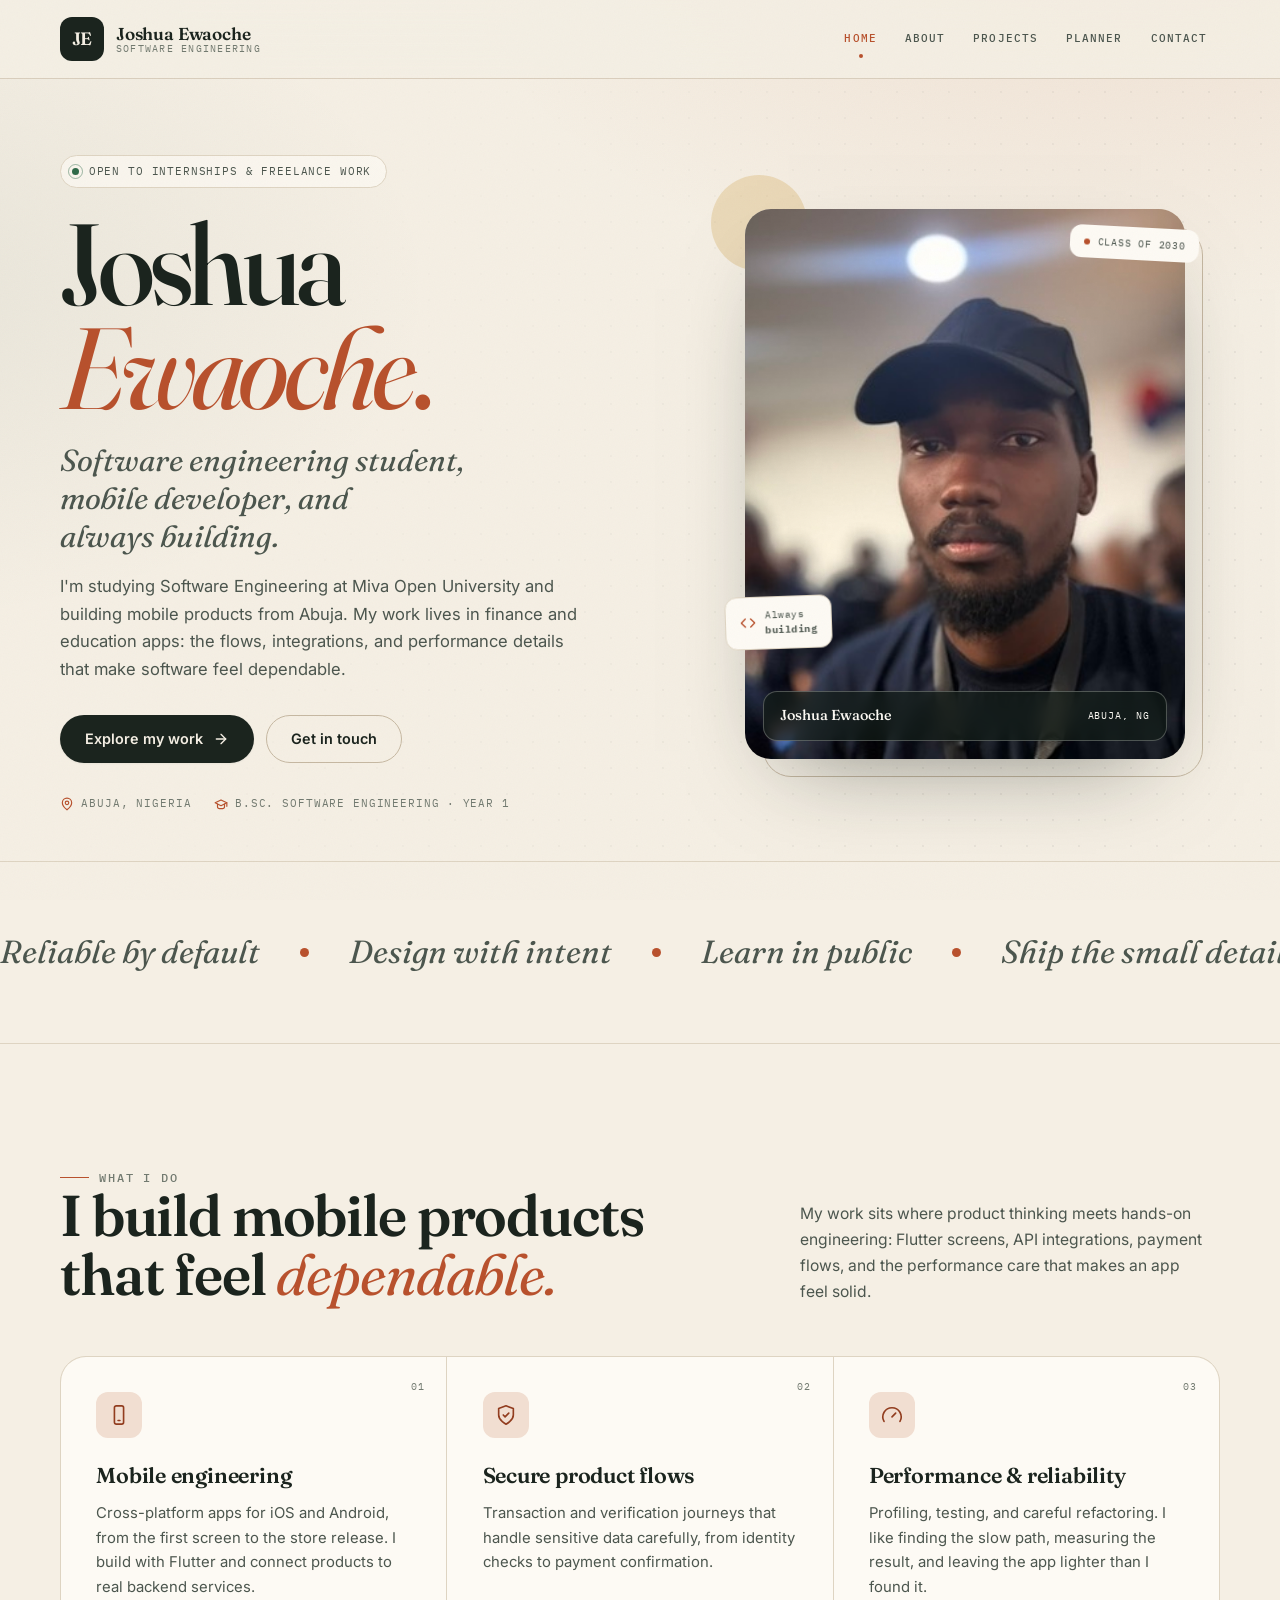
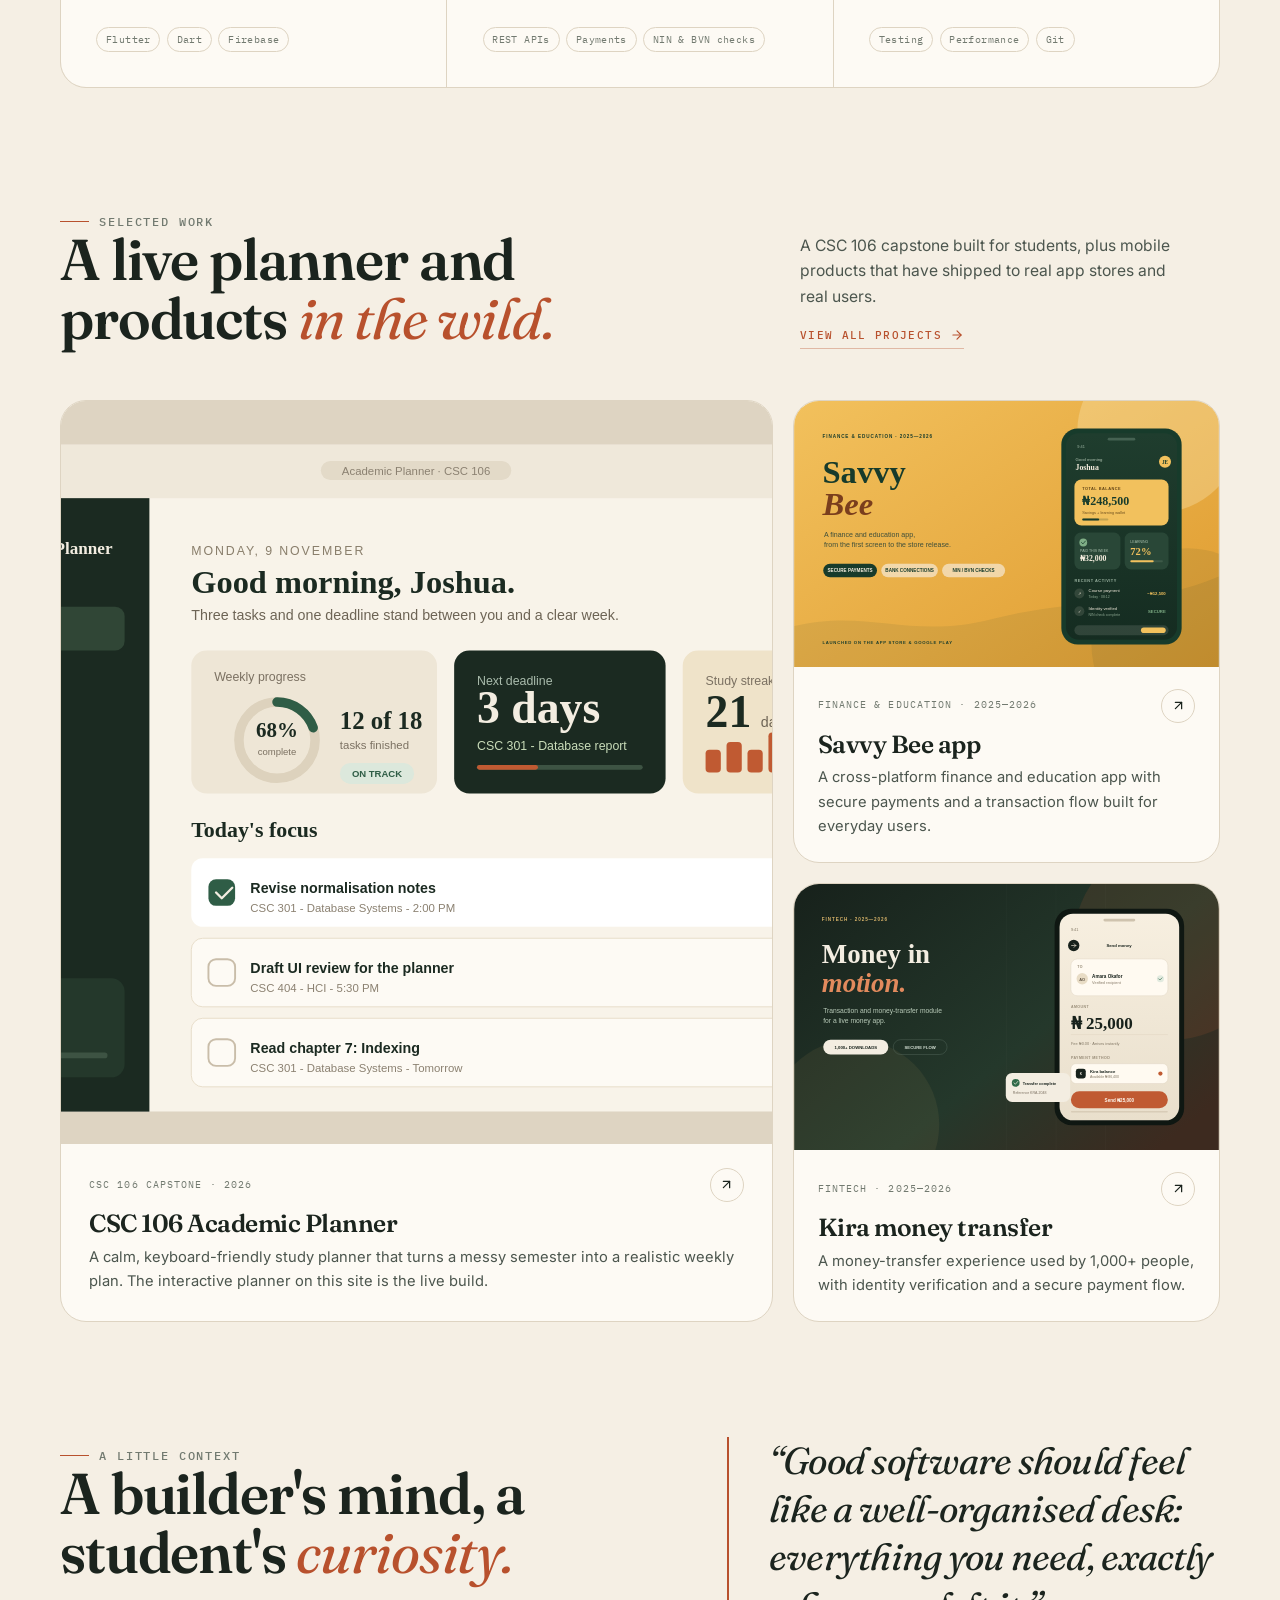
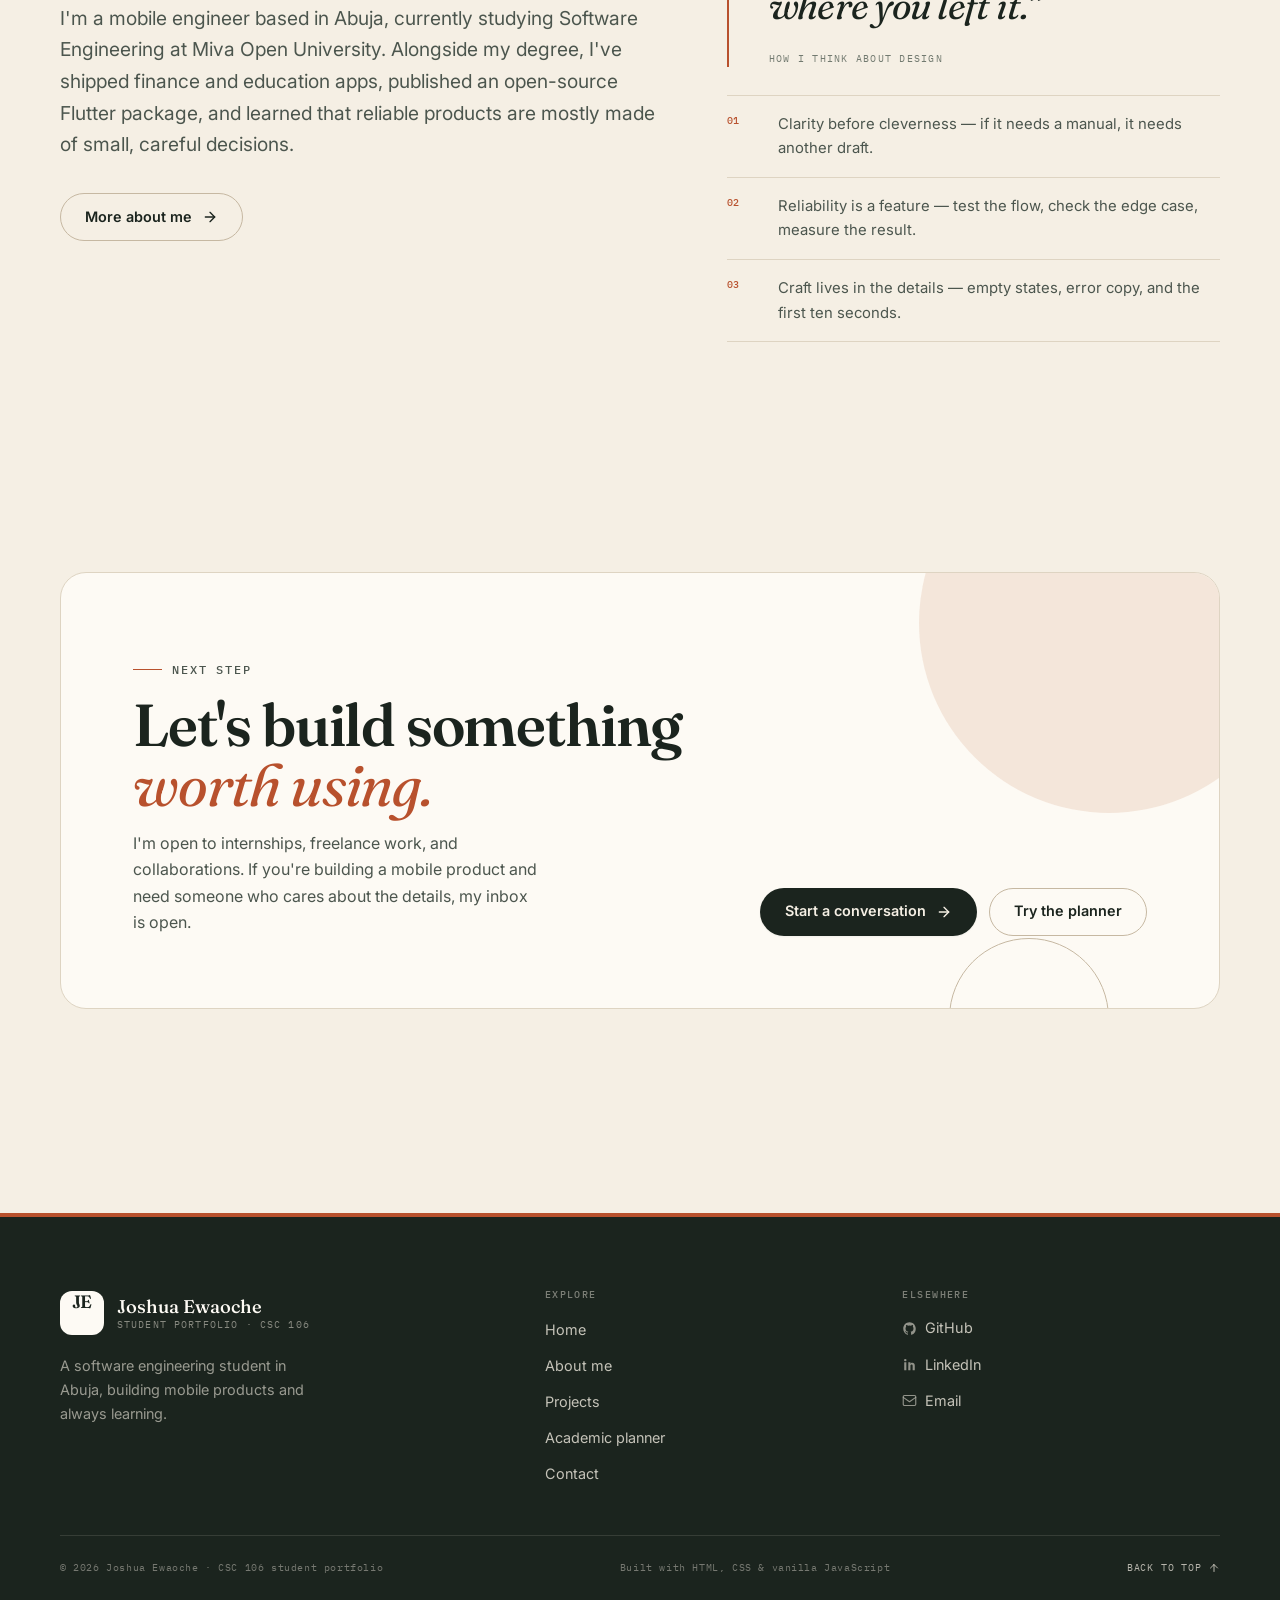
<file: index.html>
<!DOCTYPE html>
<html lang="en">
<head>
  <meta charset="UTF-8">
  <meta name="viewport" content="width=device-width, initial-scale=1">
  <meta name="description" content="Joshua Ewaoche is a Software Engineering student at Miva Open University and a mobile engineer in Abuja. Explore his projects, experience, and academic planner.">
  <meta name="theme-color" content="#f5efe4">
  <meta property="og:title" content="Joshua Ewaoche — Student Portfolio">
  <meta property="og:description" content="Software engineering student, mobile developer, and always building.">
  <meta property="og:type" content="website">
  <title>Joshua Ewaoche — Student Portfolio</title>
  <link rel="icon" href="assets/favicon.svg" type="image/svg+xml">
  <link rel="preconnect" href="https://fonts.googleapis.com">
  <link rel="preconnect" href="https://fonts.gstatic.com" crossorigin>
  <link href="https://fonts.googleapis.com/css2?family=Fraunces:ital,opsz,wght@0,9..144,400..700;1,9..144,400..700&amp;family=IBM+Plex+Mono:wght@400;500&amp;family=Inter:wght@400..700&amp;display=swap" rel="stylesheet">
  <link rel="stylesheet" href="css/styles.css">
  <script src="js/main.js" defer></script>
</head>
<body data-student-start="2026-05-01" data-program-years="4">
  <a class="skip-link" href="#main">Skip to main content</a>

  <header class="site-header">
    <div class="container header-inner">
      <a class="brand" href="index.html" aria-label="Joshua Ewaoche — home">
        <span class="brand-mark" aria-hidden="true">JE</span>
        <span class="brand-text">
          <strong>Joshua Ewaoche</strong>
          <span>Software Engineering</span>
        </span>
      </a>
      <button class="nav-toggle" type="button" aria-expanded="false" aria-controls="primary-nav" aria-label="Open navigation menu">
        <span></span>
        <span></span>
        <span></span>
      </button>
      <nav class="site-nav" id="primary-nav" aria-label="Primary">
        <ul class="nav-list">
          <li><a href="index.html" aria-current="page">Home</a></li>
          <li><a href="about.html">About</a></li>
          <li><a href="projects.html">Projects</a></li>
          <li><a href="planner.html">Planner</a></li>
          <li><a href="contact.html">Contact</a></li>
        </ul>
      </nav>
    </div>
  </header>

  <main id="main">
    <section class="hero" aria-labelledby="hero-title">
      <div class="container">
        <div class="hero-grid">
          <div class="hero-copy">
            <p class="hero-status"><span class="status-dot" aria-hidden="true"></span> Open to internships &amp; freelance work</p>
            <h1 class="hero-title" id="hero-title">Joshua <em>Ewaoche</em><span class="title-dot">.</span></h1>
            <p class="hero-tagline">Software engineering student, mobile developer, and always building.</p>
            <p class="hero-lede">I'm studying Software Engineering at Miva Open University and building mobile products from Abuja. My work lives in finance and education apps: the flows, integrations, and performance details that make software feel dependable.</p>
            <div class="hero-actions">
              <a class="btn btn--primary" href="projects.html">
                Explore my work
                <svg xmlns="http://www.w3.org/2000/svg" width="16" height="16" viewBox="0 0 24 24" fill="none" stroke="currentColor" stroke-width="2" stroke-linecap="round" stroke-linejoin="round" aria-hidden="true"><path d="M5 12h14"/><path d="m12 5 7 7-7 7"/></svg>
              </a>
              <a class="btn btn--outline" href="contact.html">Get in touch</a>
            </div>
            <p class="hero-meta">
              <span>
                <svg xmlns="http://www.w3.org/2000/svg" width="14" height="14" viewBox="0 0 24 24" fill="none" stroke="currentColor" stroke-width="2" stroke-linecap="round" stroke-linejoin="round" aria-hidden="true"><path d="M20 10c0 6-8 12-8 12s-8-6-8-12a8 8 0 1 1 16 0Z"/><circle cx="12" cy="10" r="3"/></svg>
                Abuja, Nigeria
              </span>
              <span>
                <svg xmlns="http://www.w3.org/2000/svg" width="14" height="14" viewBox="0 0 24 24" fill="none" stroke="currentColor" stroke-width="2" stroke-linecap="round" stroke-linejoin="round" aria-hidden="true"><path d="M22 10 12 5 2 10l10 5 10-5Z"/><path d="M6 12v5c0 1.7 2.7 3 6 3s6-1.3 6-3v-5"/><path d="M22 10v6"/></svg>
                B.Sc. Software Engineering · <span data-student-level>Year 1</span>
              </span>
            </p>
          </div>

          <div class="portrait">
            <span class="portrait-badge" data-graduation-class>Class of 2030</span>
            <div class="portrait-frame">
              <img src="assets/portrait.jpg" alt="Portrait of Joshua Ewaoche" width="360" height="416" fetchpriority="high">
              <div class="portrait-caption">
                <strong>Joshua Ewaoche</strong>
                <span>Abuja, NG</span>
              </div>
            </div>
            <div class="portrait-note">
              <svg xmlns="http://www.w3.org/2000/svg" width="16" height="16" viewBox="0 0 24 24" fill="none" stroke="currentColor" stroke-width="2" stroke-linecap="round" stroke-linejoin="round" aria-hidden="true"><polyline points="16 18 22 12 16 6"/><polyline points="8 6 2 12 8 18"/></svg>
              <span>Always<br><strong>building</strong></span>
            </div>
          </div>
        </div>
      </div>
    </section>

    <div class="statement" aria-hidden="true">
      <div class="statement-inner">
        <div class="statement-track">
          <span>Reliable by default</span><i></i>
          <span>Design with intent</span><i></i>
          <span>Learn in public</span><i></i>
          <span>Ship the small details</span><i></i>
          <span>Curiosity over comfort</span><i></i>
        </div>
        <div class="statement-track">
          <span>Reliable by default</span><i></i>
          <span>Design with intent</span><i></i>
          <span>Learn in public</span><i></i>
          <span>Ship the small details</span><i></i>
          <span>Curiosity over comfort</span><i></i>
        </div>
      </div>
    </div>

    <section class="section" aria-labelledby="focus-title">
      <div class="container">
        <div class="section-head section-head--split">
          <div>
            <p class="eyebrow">What I do</p>
            <h2 class="section-title" id="focus-title">I build mobile products that feel <em>dependable.</em></h2>
          </div>
          <p class="section-head__side">My work sits where product thinking meets hands-on engineering: Flutter screens, API integrations, payment flows, and the performance care that makes an app feel solid.</p>
        </div>

        <div class="services-grid">
          <article class="service-card">
            <span class="service-num" aria-hidden="true">01</span>
            <span class="service-icon" aria-hidden="true">
              <svg xmlns="http://www.w3.org/2000/svg" width="22" height="22" viewBox="0 0 24 24" fill="none" stroke="currentColor" stroke-width="1.8" stroke-linecap="round" stroke-linejoin="round"><rect x="7" y="2" width="10" height="20" rx="2"/><path d="M11 18h2"/></svg>
            </span>
            <h3>Mobile engineering</h3>
            <p>Cross-platform apps for iOS and Android, from the first screen to the store release. I build with Flutter and connect products to real backend services.</p>
            <ul>
              <li>Flutter</li>
              <li>Dart</li>
              <li>Firebase</li>
            </ul>
          </article>

          <article class="service-card">
            <span class="service-num" aria-hidden="true">02</span>
            <span class="service-icon" aria-hidden="true">
              <svg xmlns="http://www.w3.org/2000/svg" width="22" height="22" viewBox="0 0 24 24" fill="none" stroke="currentColor" stroke-width="1.8" stroke-linecap="round" stroke-linejoin="round"><path d="M12 22s8-4 8-10V5l-8-3-8 3v7c0 6 8 10 8 10Z"/><path d="m9 12 2 2 4-4"/></svg>
            </span>
            <h3>Secure product flows</h3>
            <p>Transaction and verification journeys that handle sensitive data carefully, from identity checks to payment confirmation.</p>
            <ul>
              <li>REST APIs</li>
              <li>Payments</li>
              <li>NIN &amp; BVN checks</li>
            </ul>
          </article>

          <article class="service-card">
            <span class="service-num" aria-hidden="true">03</span>
            <span class="service-icon" aria-hidden="true">
              <svg xmlns="http://www.w3.org/2000/svg" width="22" height="22" viewBox="0 0 24 24" fill="none" stroke="currentColor" stroke-width="1.8" stroke-linecap="round" stroke-linejoin="round"><path d="M12 14l4-4"/><path d="M3.3 19a10 10 0 1 1 17.4 0"/></svg>
            </span>
            <h3>Performance &amp; reliability</h3>
            <p>Profiling, testing, and careful refactoring. I like finding the slow path, measuring the result, and leaving the app lighter than I found it.</p>
            <ul>
              <li>Testing</li>
              <li>Performance</li>
              <li>Git</li>
            </ul>
          </article>
        </div>
      </div>
    </section>

    <section class="section section--flush-top" aria-labelledby="work-title">
      <div class="container">
        <div class="section-head section-head--split">
          <div>
            <p class="eyebrow">Selected work</p>
            <h2 class="section-title" id="work-title">A live planner and products <em>in the wild.</em></h2>
          </div>
          <div class="section-head__side">
            <p>A CSC 106 capstone built for students, plus mobile products that have shipped to real app stores and real users.</p>
            <a class="section-link" href="projects.html">
              View all projects
              <svg xmlns="http://www.w3.org/2000/svg" width="14" height="14" viewBox="0 0 24 24" fill="none" stroke="currentColor" stroke-width="2" stroke-linecap="round" stroke-linejoin="round" aria-hidden="true"><path d="M5 12h14"/><path d="m12 5 7 7-7 7"/></svg>
            </a>
          </div>
        </div>

        <div class="work-preview">
          <article class="work-card work-card--wide">
            <div class="work-card-media">
              <img src="assets/project-planner.svg" alt="CSC 106 Academic Planner dashboard with a weekly progress ring and a list of academic tasks" width="1200" height="780" loading="lazy">
            </div>
            <div class="work-card-body">
              <div class="work-card-meta">
                <span>CSC 106 capstone · 2026</span>
                <span class="work-card-arrow" aria-hidden="true">
                  <svg xmlns="http://www.w3.org/2000/svg" width="15" height="15" viewBox="0 0 24 24" fill="none" stroke="currentColor" stroke-width="2" stroke-linecap="round" stroke-linejoin="round"><path d="M7 17 17 7"/><path d="M7 7h10v10"/></svg>
                </span>
              </div>
              <h3>CSC 106 Academic Planner</h3>
              <p>A calm, keyboard-friendly study planner that turns a messy semester into a realistic weekly plan. The interactive planner on this site is the live build.</p>
            </div>
            <a class="work-card-link" href="projects.html#planner" aria-label="View the CSC 106 Academic Planner project"></a>
          </article>

          <article class="work-card">
            <div class="work-card-media">
              <img src="assets/project-savvybee.svg" alt="Concept visual for the Savvy Bee finance and education app" width="1200" height="780" loading="lazy">
            </div>
            <div class="work-card-body">
              <div class="work-card-meta">
                <span>Finance &amp; education · 2025—2026</span>
                <span class="work-card-arrow" aria-hidden="true">
                  <svg xmlns="http://www.w3.org/2000/svg" width="15" height="15" viewBox="0 0 24 24" fill="none" stroke="currentColor" stroke-width="2" stroke-linecap="round" stroke-linejoin="round"><path d="M7 17 17 7"/><path d="M7 7h10v10"/></svg>
                </span>
              </div>
              <h3>Savvy Bee app</h3>
              <p>A cross-platform finance and education app with secure payments and a transaction flow built for everyday users.</p>
            </div>
            <a class="work-card-link" href="projects.html#savvy-bee" aria-label="View the Savvy Bee project"></a>
          </article>

          <article class="work-card">
            <div class="work-card-media">
              <img src="assets/project-kira.svg" alt="Concept visual for the Kira AI money-transfer experience" width="1200" height="780" loading="lazy">
            </div>
            <div class="work-card-body">
              <div class="work-card-meta">
                <span>Fintech · 2025—2026</span>
                <span class="work-card-arrow" aria-hidden="true">
                  <svg xmlns="http://www.w3.org/2000/svg" width="15" height="15" viewBox="0 0 24 24" fill="none" stroke="currentColor" stroke-width="2" stroke-linecap="round" stroke-linejoin="round"><path d="M7 17 17 7"/><path d="M7 7h10v10"/></svg>
                </span>
              </div>
              <h3>Kira money transfer</h3>
              <p>A money-transfer experience used by 1,000+ people, with identity verification and a secure payment flow.</p>
            </div>
            <a class="work-card-link" href="projects.html#kira" aria-label="View the Kira AI project"></a>
          </article>
        </div>
      </div>
    </section>

    <section class="section section--flush-top" aria-labelledby="about-preview-title">
      <div class="container about-preview">
        <div>
          <p class="eyebrow">A little context</p>
          <h2 class="section-title" id="about-preview-title">A builder's mind, a student's <em>curiosity.</em></h2>
          <p class="lede" style="margin-top: 1.25rem;">I'm a mobile engineer based in Abuja, currently studying Software Engineering at Miva Open University. Alongside my degree, I've shipped finance and education apps, published an open-source Flutter package, and learned that reliable products are mostly made of small, careful decisions.</p>
          <div class="hero-actions">
            <a class="btn btn--outline" href="about.html">
              More about me
              <svg xmlns="http://www.w3.org/2000/svg" width="16" height="16" viewBox="0 0 24 24" fill="none" stroke="currentColor" stroke-width="2" stroke-linecap="round" stroke-linejoin="round" aria-hidden="true"><path d="M5 12h14"/><path d="m12 5 7 7-7 7"/></svg>
            </a>
          </div>
        </div>
        <div>
          <figure class="about-preview-quote">
            <blockquote>“Good software should feel like a well-organised desk: everything you need, exactly where you left it.”</blockquote>
            <figcaption>How I think about design</figcaption>
          </figure>
          <ul class="values-list">
            <li><b>01</b><span>Clarity before cleverness — if it needs a manual, it needs another draft.</span></li>
            <li><b>02</b><span>Reliability is a feature — test the flow, check the edge case, measure the result.</span></li>
            <li><b>03</b><span>Craft lives in the details — empty states, error copy, and the first ten seconds.</span></li>
          </ul>
        </div>
      </div>
    </section>

    <section class="section" aria-labelledby="cta-title">
      <div class="container">
        <div class="cta-band">
          <div class="cta-inner">
            <div>
              <p class="eyebrow">Next step</p>
              <h2 id="cta-title" style="margin-top: 1rem;">Let's build something <em>worth using.</em></h2>
              <p>I'm open to internships, freelance work, and collaborations. If you're building a mobile product and need someone who cares about the details, my inbox is open.</p>
            </div>
            <div class="cta-actions">
              <a class="btn btn--primary" href="contact.html">
                Start a conversation
                <svg xmlns="http://www.w3.org/2000/svg" width="16" height="16" viewBox="0 0 24 24" fill="none" stroke="currentColor" stroke-width="2" stroke-linecap="round" stroke-linejoin="round" aria-hidden="true"><path d="M5 12h14"/><path d="m12 5 7 7-7 7"/></svg>
              </a>
              <a class="btn btn--outline" href="planner.html">Try the planner</a>
            </div>
          </div>
        </div>
      </div>
    </section>
  </main>

  <footer class="site-footer">
    <div class="container">
      <div class="footer-grid">
        <div>
          <a class="footer-brand" href="index.html">
            <span class="brand-mark" aria-hidden="true">JE</span>
            <span>
              <strong>Joshua Ewaoche</strong>
              <small>Student portfolio · CSC 106</small>
            </span>
          </a>
          <p class="footer-blurb">A software engineering student in Abuja, building mobile products and always learning.</p>
        </div>
        <nav class="footer-nav" aria-label="Footer">
          <h3 class="footer-heading">Explore</h3>
          <ul>
            <li><a href="index.html">Home</a></li>
            <li><a href="about.html">About me</a></li>
            <li><a href="projects.html">Projects</a></li>
            <li><a href="planner.html">Academic planner</a></li>
            <li><a href="contact.html">Contact</a></li>
          </ul>
        </nav>
        <div class="footer-social">
          <h3 class="footer-heading">Elsewhere</h3>
          <ul>
            <li>
              <a href="https://github.com/joshuacreator" target="_blank" rel="noopener noreferrer">
                <svg xmlns="http://www.w3.org/2000/svg" width="15" height="15" viewBox="0 0 24 24" fill="currentColor" aria-hidden="true"><path d="M12 2C6.48 2 2 6.58 2 12.26c0 4.55 2.87 8.4 6.84 9.76.5.1.68-.22.68-.49 0-.24-.01-.87-.01-1.7-2.78.62-3.37-1.37-3.37-1.37-.45-1.18-1.11-1.5-1.11-1.5-.91-.63.07-.62.07-.62 1 .07 1.53 1.06 1.53 1.06.9 1.57 2.36 1.12 2.94.86.09-.67.35-1.12.63-1.38-2.22-.26-4.56-1.14-4.56-5.07 0-1.12.39-2.03 1.03-2.75-.1-.26-.45-1.3.1-2.71 0 0 .84-.28 2.75 1.05a9.4 9.4 0 0 1 5 0c1.91-1.33 2.75-1.05 2.75-1.05.55 1.41.2 2.45.1 2.71.64.72 1.03 1.63 1.03 2.75 0 3.94-2.34 4.8-4.57 5.06.36.32.68.94.68 1.9 0 1.37-.01 2.48-.01 2.82 0 .27.18.6.69.49A10.26 10.26 0 0 0 22 12.26C22 6.58 17.52 2 12 2Z"/></svg>
                GitHub
              </a>
            </li>
            <li>
              <a href="https://www.linkedin.com/in/joshua-ewaoche-249965255" target="_blank" rel="noopener noreferrer">
                <svg xmlns="http://www.w3.org/2000/svg" width="15" height="15" viewBox="0 0 24 24" fill="currentColor" aria-hidden="true"><path d="M6.94 8.5H3.56V21h3.38V8.5ZM5.25 3a1.97 1.97 0 1 0 0 3.94 1.97 1.97 0 0 0 0-3.94ZM20.44 13.62c0-3.13-1.67-4.59-3.9-4.59-1.8 0-2.6.99-3.05 1.69V8.5H10.1c.04.95 0 12.5 0 12.5h3.39v-6.98c0-.3.02-.61.11-.83.24-.61.8-1.24 1.73-1.24 1.22 0 1.71.93 1.71 2.29V21h3.4v-7.38Z"/></svg>
                LinkedIn
              </a>
            </li>
            <li>
              <a href="mailto:joshuae0001@gmail.com">
                <svg xmlns="http://www.w3.org/2000/svg" width="15" height="15" viewBox="0 0 24 24" fill="none" stroke="currentColor" stroke-width="1.8" stroke-linecap="round" stroke-linejoin="round" aria-hidden="true"><rect x="2" y="4" width="20" height="16" rx="2"/><path d="m22 7-10 7L2 7"/></svg>
                Email
              </a>
            </li>
          </ul>
        </div>
      </div>
      <div class="footer-bottom">
        <span>© <span data-year>2026</span> Joshua Ewaoche · CSC 106 student portfolio</span>
        <span>Built with HTML, CSS &amp; vanilla JavaScript</span>
        <a class="back-to-top" href="#main">
          Back to top
          <svg xmlns="http://www.w3.org/2000/svg" width="12" height="12" viewBox="0 0 24 24" fill="none" stroke="currentColor" stroke-width="2" stroke-linecap="round" stroke-linejoin="round" aria-hidden="true"><path d="M12 19V5"/><path d="m5 12 7-7 7 7"/></svg>
        </a>
      </div>
    </div>
  </footer>
</body>
</html>
</file>
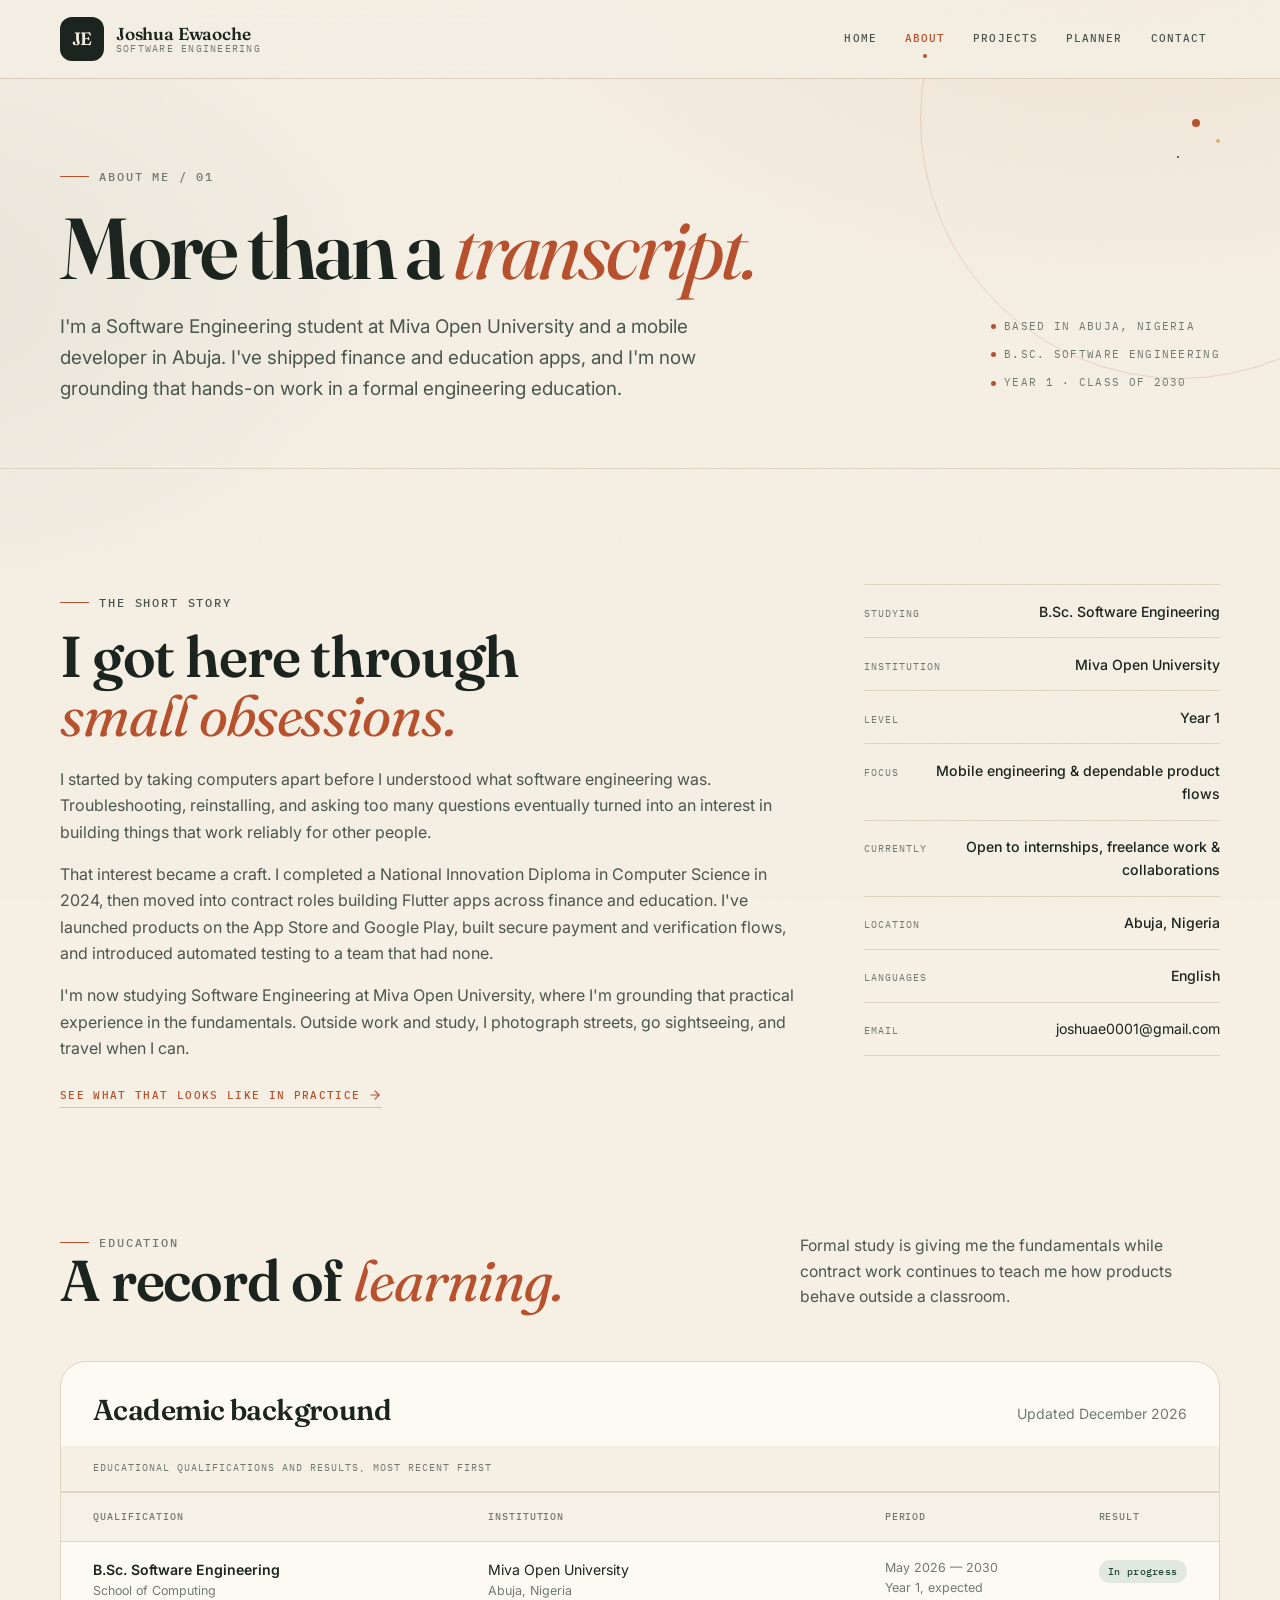
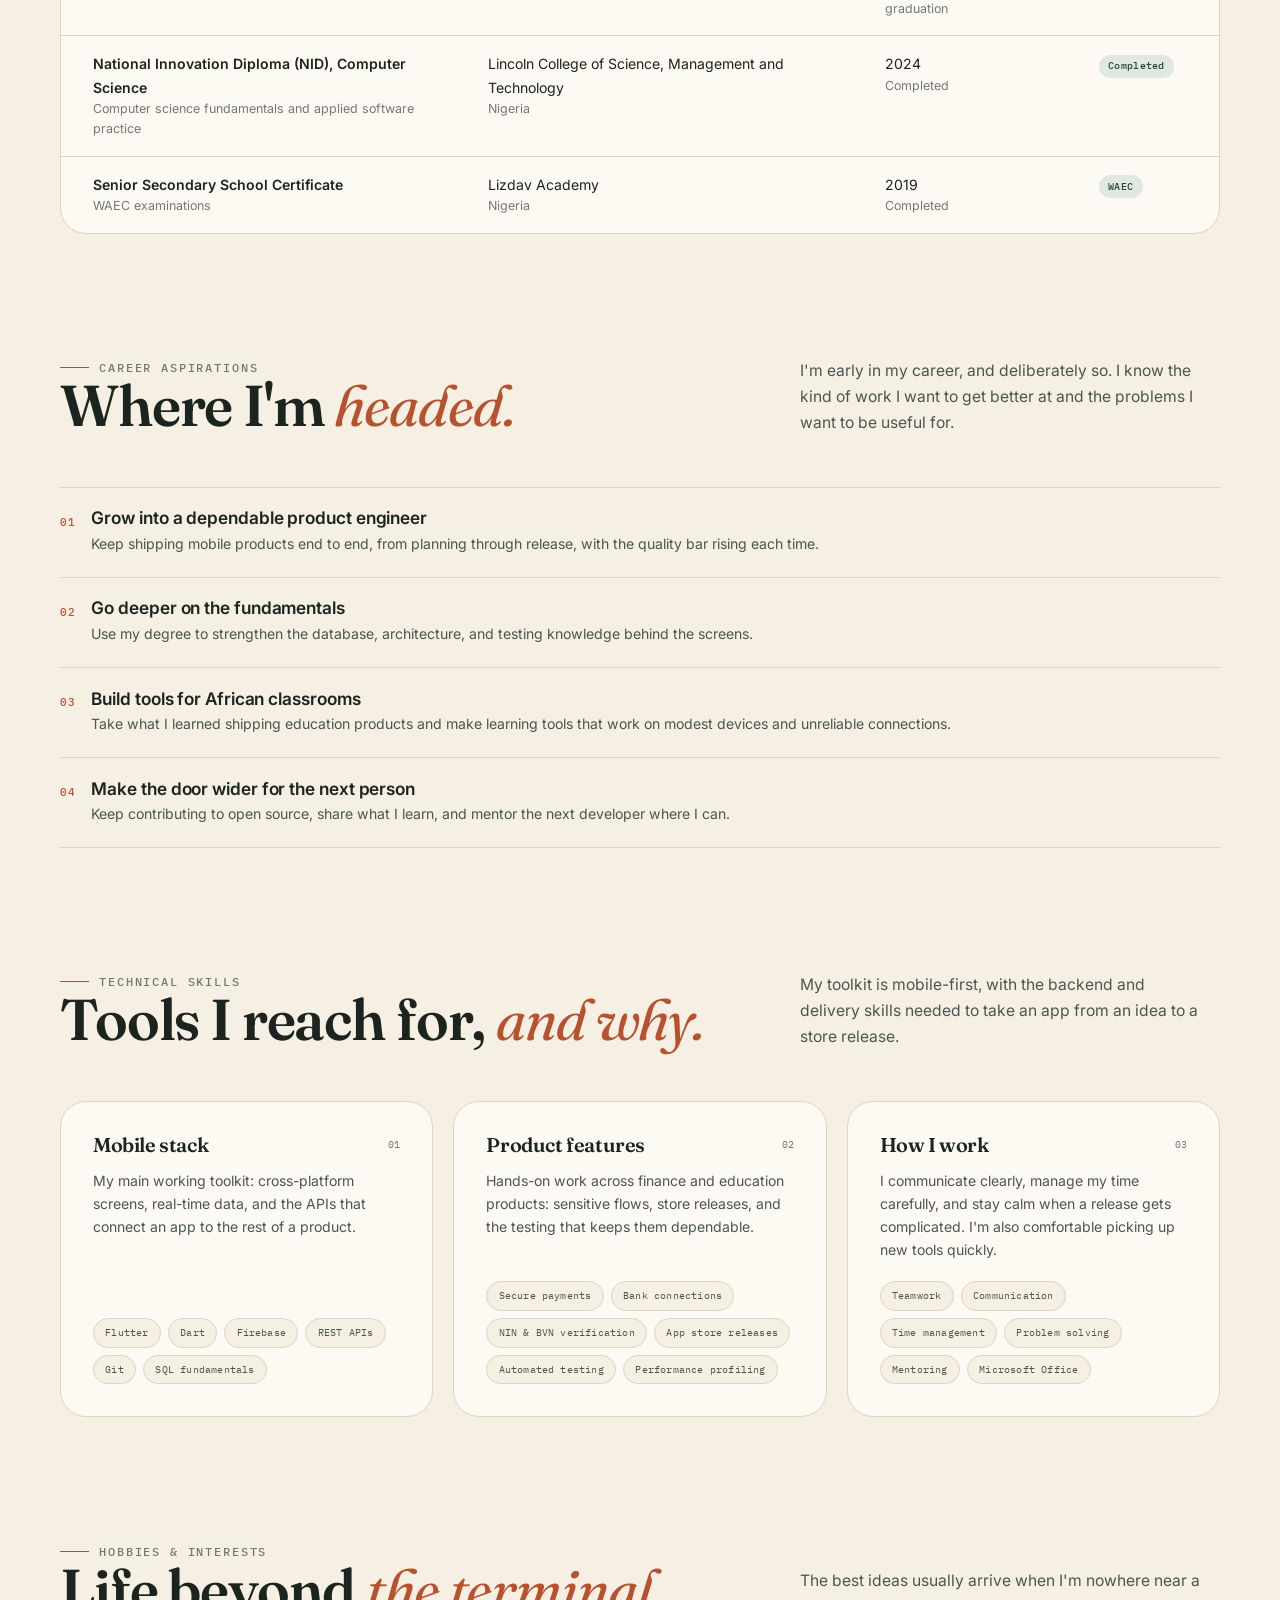
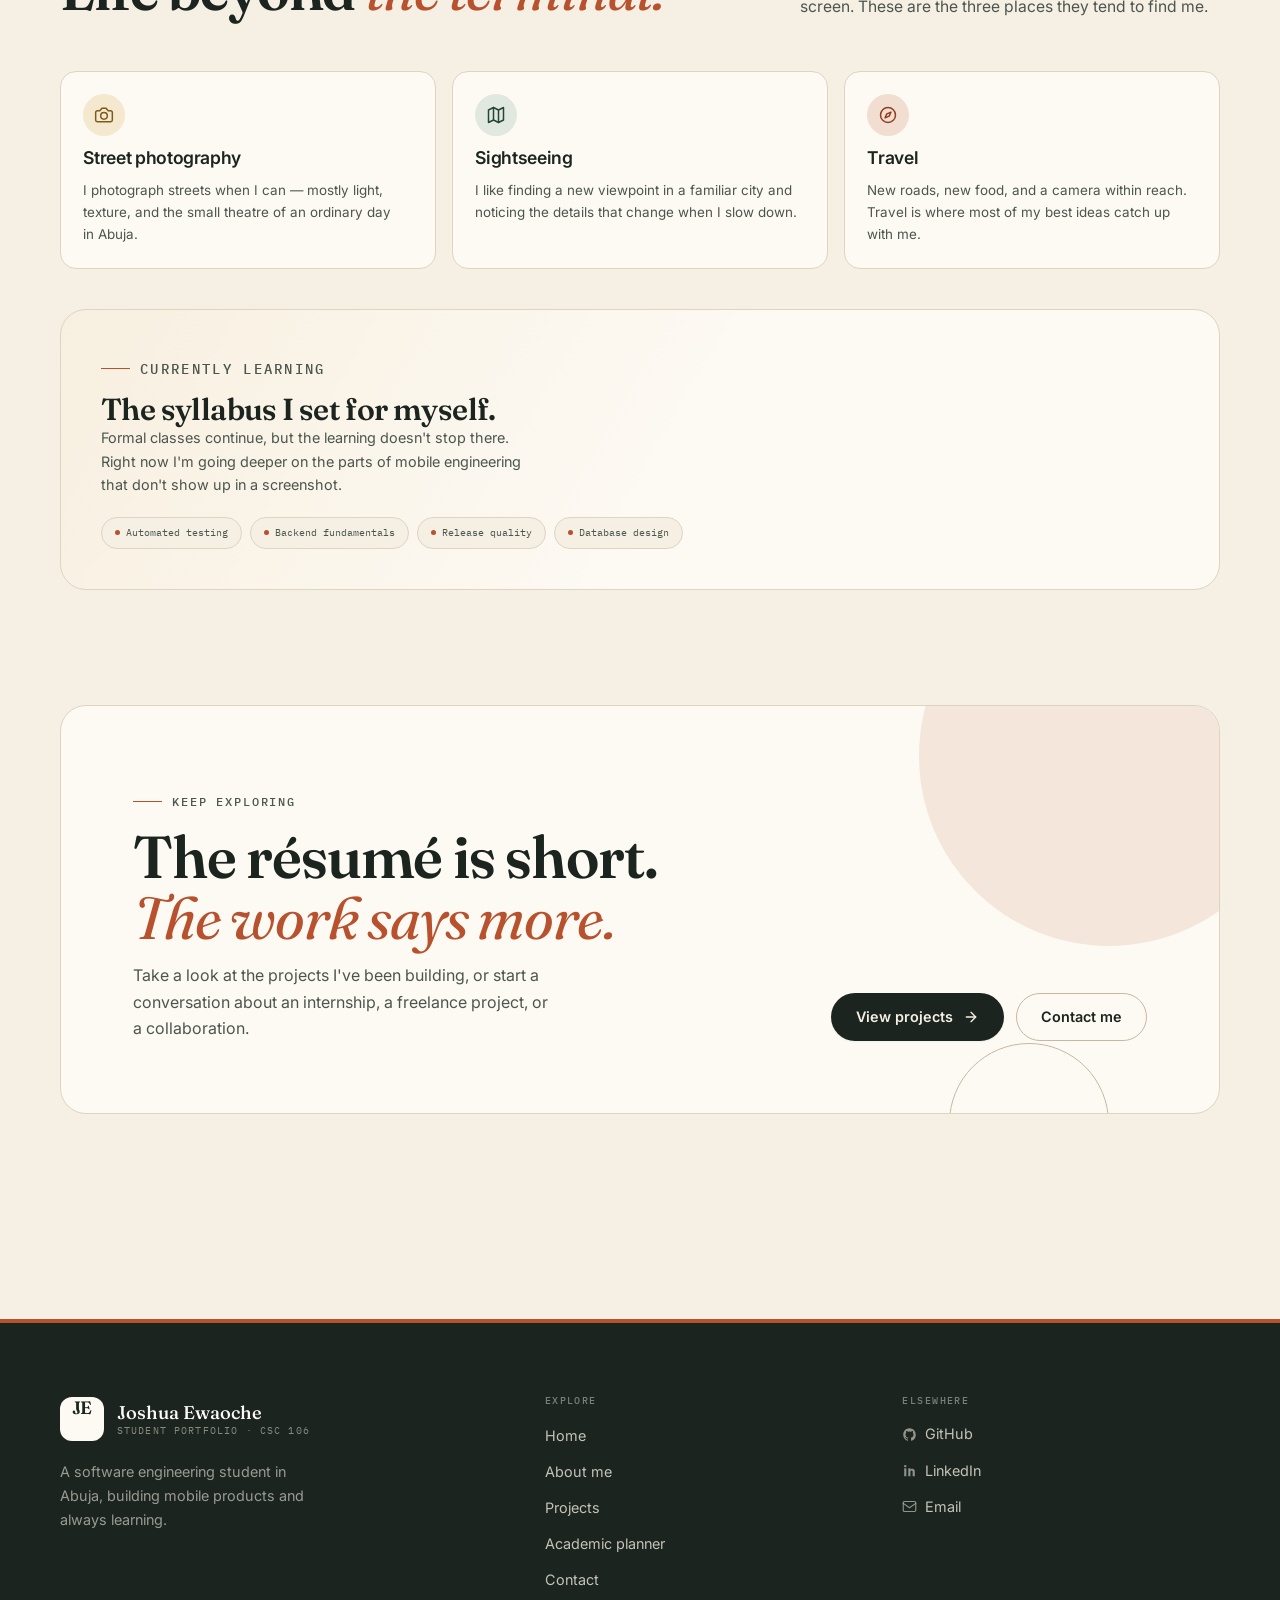
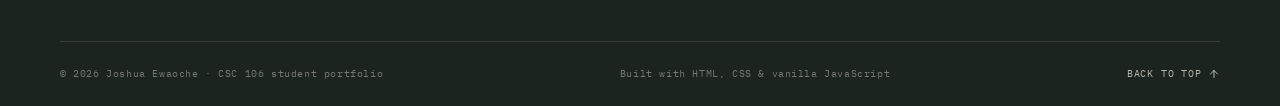
<file: about.html>
<!DOCTYPE html>
<html lang="en">
<head>
  <meta charset="UTF-8">
  <meta name="viewport" content="width=device-width, initial-scale=1">
  <meta name="description" content="Learn about Joshua Ewaoche's educational background, technical skills, career goals, and life beyond the keyboard.">
  <meta name="theme-color" content="#f5efe4">
  <meta property="og:title" content="About Joshua Ewaoche — Student Portfolio">
  <meta property="og:description" content="Educational background, technical skills, career goals, and life beyond the keyboard.">
  <meta property="og:type" content="website">
  <title>About — Joshua Ewaoche</title>
  <link rel="icon" href="assets/favicon.svg" type="image/svg+xml">
  <link rel="preconnect" href="https://fonts.googleapis.com">
  <link rel="preconnect" href="https://fonts.gstatic.com" crossorigin>
  <link href="https://fonts.googleapis.com/css2?family=Fraunces:ital,opsz,wght@0,9..144,400..700;1,9..144,400..700&amp;family=IBM+Plex+Mono:wght@400;500&amp;family=Inter:wght@400..700&amp;display=swap" rel="stylesheet">
  <link rel="stylesheet" href="css/styles.css">
  <script src="js/main.js" defer></script>
</head>
<body data-student-start="2026-05-01" data-program-years="4">
  <a class="skip-link" href="#main">Skip to main content</a>

  <header class="site-header">
    <div class="container header-inner">
      <a class="brand" href="index.html" aria-label="Joshua Ewaoche — home">
        <span class="brand-mark" aria-hidden="true">JE</span>
        <span class="brand-text">
          <strong>Joshua Ewaoche</strong>
          <span>Software Engineering</span>
        </span>
      </a>
      <button class="nav-toggle" type="button" aria-expanded="false" aria-controls="primary-nav" aria-label="Open navigation menu">
        <span></span>
        <span></span>
        <span></span>
      </button>
      <nav class="site-nav" id="primary-nav" aria-label="Primary">
        <ul class="nav-list">
          <li><a href="index.html">Home</a></li>
          <li><a href="about.html" aria-current="page">About</a></li>
          <li><a href="projects.html">Projects</a></li>
          <li><a href="planner.html">Planner</a></li>
          <li><a href="contact.html">Contact</a></li>
        </ul>
      </nav>
    </div>
  </header>

  <main id="main">
    <section class="page-hero" aria-labelledby="page-title">
      <div class="container page-hero-inner">
        <div class="page-hero-copy">
          <p class="eyebrow">About me / 01</p>
          <h1 class="page-title" id="page-title">More than a <em>transcript.</em></h1>
          <p class="page-lede">I'm a Software Engineering student at Miva Open University and a mobile developer in Abuja. I've shipped finance and education apps, and I'm now grounding that hands-on work in a formal engineering education.</p>
        </div>
        <div class="page-hero-meta">
          <span>Based in Abuja, Nigeria</span>
          <span>B.Sc. Software Engineering</span>
          <span data-student-stage>Year 1 · Class of 2030</span>
        </div>
      </div>
    </section>

    <section class="section" aria-labelledby="story-title">
      <div class="container">
        <div class="about-intro">
          <div class="about-intro-copy">
            <p class="eyebrow">The short story</p>
            <h2 class="section-title" id="story-title" style="margin-top: 1rem;">I got here through <em>small obsessions.</em></h2>
            <p>I started by taking computers apart before I understood what software engineering was. Troubleshooting, reinstalling, and asking too many questions eventually turned into an interest in building things that work reliably for other people.</p>
            <p>That interest became a craft. I completed a National Innovation Diploma in Computer Science in 2024, then moved into contract roles building Flutter apps across finance and education. I've launched products on the App Store and Google Play, built secure payment and verification flows, and introduced automated testing to a team that had none.</p>
            <p>I'm now studying Software Engineering at Miva Open University, where I'm grounding that practical experience in the fundamentals. Outside work and study, I photograph streets, go sightseeing, and travel when I can.</p>
            <a class="section-link" href="projects.html" style="margin-top: 1.5rem;">
              See what that looks like in practice
              <svg xmlns="http://www.w3.org/2000/svg" width="14" height="14" viewBox="0 0 24 24" fill="none" stroke="currentColor" stroke-width="2" stroke-linecap="round" stroke-linejoin="round" aria-hidden="true"><path d="M5 12h14"/><path d="m12 5 7 7-7 7"/></svg>
            </a>
          </div>

          <ul class="about-facts" aria-label="Quick facts">
            <li><span>Studying</span><span>B.Sc. Software Engineering</span></li>
            <li><span>Institution</span><span>Miva Open University</span></li>
            <li><span>Level</span><span data-student-level>Year 1</span></li>
            <li><span>Focus</span><span>Mobile engineering &amp; dependable product flows</span></li>
            <li><span>Currently</span><span>Open to internships, freelance work &amp; collaborations</span></li>
            <li><span>Location</span><span>Abuja, Nigeria</span></li>
            <li><span>Languages</span><span>English</span></li>
            <li><span>Email</span><a href="mailto:joshuae0001@gmail.com">joshuae0001@gmail.com</a></li>
          </ul>
        </div>
      </div>
    </section>

    <section class="section section--flush-top" aria-labelledby="education-title">
      <div class="container">
        <div class="section-head section-head--split">
          <div>
            <p class="eyebrow">Education</p>
            <h2 class="section-title" id="education-title">A record of <em>learning.</em></h2>
          </div>
          <p class="section-head__side">Formal study is giving me the fundamentals while contract work continues to teach me how products behave outside a classroom.</p>
        </div>

        <div class="education-card">
          <div class="education-head">
            <h3>Academic background</h3>
            <p>Updated <span data-current-month>November 2026</span></p>
          </div>
          <div class="table-scroll">
            <table class="education-table">
              <caption>Educational qualifications and results, most recent first</caption>
              <thead>
                <tr>
                  <th scope="col">Qualification</th>
                  <th scope="col">Institution</th>
                  <th scope="col">Period</th>
                  <th scope="col">Result</th>
                </tr>
              </thead>
              <tbody>
                <tr>
                  <td>
                    <strong>B.Sc. Software Engineering</strong>
                    <span>School of Computing</span>
                  </td>
                  <td>
                    Miva Open University
                    <span>Abuja, Nigeria</span>
                  </td>
                  <td>
                    <span>May 2026 — <span data-graduation-year>2030</span></span>
                    <span><span data-student-level>Year 1</span>, expected graduation</span>
                  </td>
                  <td><span class="result-pill">In progress</span></td>
                </tr>
                <tr>
                  <td>
                    <strong>National Innovation Diploma (NID), Computer Science</strong>
                    <span>Computer science fundamentals and applied software practice</span>
                  </td>
                  <td>
                    Lincoln College of Science, Management and Technology
                    <span>Nigeria</span>
                  </td>
                  <td>
                    2024
                    <span>Completed</span>
                  </td>
                  <td><span class="result-pill">Completed</span></td>
                </tr>
                <tr>
                  <td>
                    <strong>Senior Secondary School Certificate</strong>
                    <span>WAEC examinations</span>
                  </td>
                  <td>
                    Lizdav Academy
                    <span>Nigeria</span>
                  </td>
                  <td>
                    2019
                    <span>Completed</span>
                  </td>
                  <td><span class="result-pill">WAEC</span></td>
                </tr>
              </tbody>
            </table>
          </div>
        </div>
      </div>
    </section>

    <section class="section section--flush-top" aria-labelledby="career-title">
      <div class="container">
        <div class="section-head section-head--split">
          <div>
            <p class="eyebrow">Career aspirations</p>
            <h2 class="section-title" id="career-title">Where I'm <em>headed.</em></h2>
          </div>
          <p class="section-head__side">I'm early in my career, and deliberately so. I know the kind of work I want to get better at and the problems I want to be useful for.</p>
        </div>
        <ol class="goals-list">
          <li>
            <div>
              <h4>Grow into a dependable product engineer</h4>
              <p>Keep shipping mobile products end to end, from planning through release, with the quality bar rising each time.</p>
            </div>
          </li>
          <li>
            <div>
              <h4>Go deeper on the fundamentals</h4>
              <p>Use my degree to strengthen the database, architecture, and testing knowledge behind the screens.</p>
            </div>
          </li>
          <li>
            <div>
              <h4>Build tools for African classrooms</h4>
              <p>Take what I learned shipping education products and make learning tools that work on modest devices and unreliable connections.</p>
            </div>
          </li>
          <li>
            <div>
              <h4>Make the door wider for the next person</h4>
              <p>Keep contributing to open source, share what I learn, and mentor the next developer where I can.</p>
            </div>
          </li>
        </ol>
      </div>
    </section>

    <section class="section section--flush-top" aria-labelledby="skills-title">
      <div class="container">
        <div class="section-head section-head--split">
          <div>
            <p class="eyebrow">Technical skills</p>
            <h2 class="section-title" id="skills-title">Tools I reach for, <em>and why.</em></h2>
          </div>
          <p class="section-head__side">My toolkit is mobile-first, with the backend and delivery skills needed to take an app from an idea to a store release.</p>
        </div>

        <div class="skills-grid">
          <article class="skill-card">
            <div class="skill-card-head">
              <h3>Mobile stack</h3>
              <span>01</span>
            </div>
            <p>My main working toolkit: cross-platform screens, real-time data, and the APIs that connect an app to the rest of a product.</p>
            <ul class="chip-list">
              <li>Flutter</li>
              <li>Dart</li>
              <li>Firebase</li>
              <li>REST APIs</li>
              <li>Git</li>
              <li>SQL fundamentals</li>
            </ul>
          </article>

          <article class="skill-card">
            <div class="skill-card-head">
              <h3>Product features</h3>
              <span>02</span>
            </div>
            <p>Hands-on work across finance and education products: sensitive flows, store releases, and the testing that keeps them dependable.</p>
            <ul class="chip-list">
              <li>Secure payments</li>
              <li>Bank connections</li>
              <li>NIN &amp; BVN verification</li>
              <li>App store releases</li>
              <li>Automated testing</li>
              <li>Performance profiling</li>
            </ul>
          </article>

          <article class="skill-card">
            <div class="skill-card-head">
              <h3>How I work</h3>
              <span>03</span>
            </div>
            <p>I communicate clearly, manage my time carefully, and stay calm when a release gets complicated. I'm also comfortable picking up new tools quickly.</p>
            <ul class="chip-list">
              <li>Teamwork</li>
              <li>Communication</li>
              <li>Time management</li>
              <li>Problem solving</li>
              <li>Mentoring</li>
              <li>Microsoft Office</li>
            </ul>
          </article>
        </div>
      </div>
    </section>

    <section class="section section--flush-top" aria-labelledby="hobbies-title">
      <div class="container">
        <div class="section-head section-head--split">
          <div>
            <p class="eyebrow">Hobbies &amp; interests</p>
            <h2 class="section-title" id="hobbies-title">Life beyond <em>the terminal.</em></h2>
          </div>
          <p class="section-head__side">The best ideas usually arrive when I'm nowhere near a screen. These are the three places they tend to find me.</p>
        </div>

        <div class="hobbies-grid hobbies-grid--three">
          <article class="hobby-card">
            <span class="hobby-icon" aria-hidden="true">
              <svg xmlns="http://www.w3.org/2000/svg" width="20" height="20" viewBox="0 0 24 24" fill="none" stroke="currentColor" stroke-width="1.8" stroke-linecap="round" stroke-linejoin="round"><path d="M14.5 4h-5L7 7H4a2 2 0 0 0-2 2v9a2 2 0 0 0 2 2h16a2 2 0 0 0 2-2V9a2 2 0 0 0-2-2h-3l-2.5-3Z"/><circle cx="12" cy="13" r="4"/></svg>
            </span>
            <h3>Street photography</h3>
            <p>I photograph streets when I can — mostly light, texture, and the small theatre of an ordinary day in Abuja.</p>
          </article>

          <article class="hobby-card">
            <span class="hobby-icon" aria-hidden="true">
              <svg xmlns="http://www.w3.org/2000/svg" width="20" height="20" viewBox="0 0 24 24" fill="none" stroke="currentColor" stroke-width="1.8" stroke-linecap="round" stroke-linejoin="round"><path d="m3 6 6-3 6 3 6-3v15l-6 3-6-3-6 3V6Z"/><path d="M9 3v15"/><path d="M15 6v15"/></svg>
            </span>
            <h3>Sightseeing</h3>
            <p>I like finding a new viewpoint in a familiar city and noticing the details that change when I slow down.</p>
          </article>

          <article class="hobby-card">
            <span class="hobby-icon" aria-hidden="true">
              <svg xmlns="http://www.w3.org/2000/svg" width="20" height="20" viewBox="0 0 24 24" fill="none" stroke="currentColor" stroke-width="1.8" stroke-linecap="round" stroke-linejoin="round"><circle cx="12" cy="12" r="9"/><path d="m15.5 8.5-2.1 4.9-4.9 2.1 2.1-4.9 4.9-2.1Z"/></svg>
            </span>
            <h3>Travel</h3>
            <p>New roads, new food, and a camera within reach. Travel is where most of my best ideas catch up with me.</p>
          </article>
        </div>

        <div class="learning-note" style="margin-top: 2.5rem;">
          <div>
            <p class="eyebrow">Currently learning</p>
            <h3 style="margin-top: 0.8rem;">The syllabus I set for myself.</h3>
            <p>Formal classes continue, but the learning doesn't stop there. Right now I'm going deeper on the parts of mobile engineering that don't show up in a screenshot.</p>
          </div>
          <ul class="learning-list">
            <li>Automated testing</li>
            <li>Backend fundamentals</li>
            <li>Release quality</li>
            <li>Database design</li>
          </ul>
        </div>
      </div>
    </section>

    <section class="section section--flush-top" aria-labelledby="about-cta-title">
      <div class="container">
        <div class="cta-band">
          <div class="cta-inner">
            <div>
              <p class="eyebrow">Keep exploring</p>
              <h2 id="about-cta-title" style="margin-top: 1rem;">The résumé is short. <em>The work says more.</em></h2>
              <p>Take a look at the projects I've been building, or start a conversation about an internship, a freelance project, or a collaboration.</p>
            </div>
            <div class="cta-actions">
              <a class="btn btn--primary" href="projects.html">
                View projects
                <svg xmlns="http://www.w3.org/2000/svg" width="16" height="16" viewBox="0 0 24 24" fill="none" stroke="currentColor" stroke-width="2" stroke-linecap="round" stroke-linejoin="round" aria-hidden="true"><path d="M5 12h14"/><path d="m12 5 7 7-7 7"/></svg>
              </a>
              <a class="btn btn--outline" href="contact.html">Contact me</a>
            </div>
          </div>
        </div>
      </div>
    </section>
  </main>

  <footer class="site-footer">
    <div class="container">
      <div class="footer-grid">
        <div>
          <a class="footer-brand" href="index.html">
            <span class="brand-mark" aria-hidden="true">JE</span>
            <span>
              <strong>Joshua Ewaoche</strong>
              <small>Student portfolio · CSC 106</small>
            </span>
          </a>
          <p class="footer-blurb">A software engineering student in Abuja, building mobile products and always learning.</p>
        </div>
        <nav class="footer-nav" aria-label="Footer">
          <h3 class="footer-heading">Explore</h3>
          <ul>
            <li><a href="index.html">Home</a></li>
            <li><a href="about.html">About me</a></li>
            <li><a href="projects.html">Projects</a></li>
            <li><a href="planner.html">Academic planner</a></li>
            <li><a href="contact.html">Contact</a></li>
          </ul>
        </nav>
        <div class="footer-social">
          <h3 class="footer-heading">Elsewhere</h3>
          <ul>
            <li>
              <a href="https://github.com/joshuacreator" target="_blank" rel="noopener noreferrer">
                <svg xmlns="http://www.w3.org/2000/svg" width="15" height="15" viewBox="0 0 24 24" fill="currentColor" aria-hidden="true"><path d="M12 2C6.48 2 2 6.58 2 12.26c0 4.55 2.87 8.4 6.84 9.76.5.1.68-.22.68-.49 0-.24-.01-.87-.01-1.7-2.78.62-3.37-1.37-3.37-1.37-.45-1.18-1.11-1.5-1.11-1.5-.91-.63.07-.62.07-.62 1 .07 1.53 1.06 1.53 1.06.9 1.57 2.36 1.12 2.94.86.09-.67.35-1.12.63-1.38-2.22-.26-4.56-1.14-4.56-5.07 0-1.12.39-2.03 1.03-2.75-.1-.26-.45-1.3.1-2.71 0 0 .84-.28 2.75 1.05a9.4 9.4 0 0 1 5 0c1.91-1.33 2.75-1.05 2.75-1.05.55 1.41.2 2.45.1 2.71.64.72 1.03 1.63 1.03 2.75 0 3.94-2.34 4.8-4.57 5.06.36.32.68.94.68 1.9 0 1.37-.01 2.48-.01 2.82 0 .27.18.6.69.49A10.26 10.26 0 0 0 22 12.26C22 6.58 17.52 2 12 2Z"/></svg>
                GitHub
              </a>
            </li>
            <li>
              <a href="https://www.linkedin.com/in/joshua-ewaoche-249965255" target="_blank" rel="noopener noreferrer">
                <svg xmlns="http://www.w3.org/2000/svg" width="15" height="15" viewBox="0 0 24 24" fill="currentColor" aria-hidden="true"><path d="M6.94 8.5H3.56V21h3.38V8.5ZM5.25 3a1.97 1.97 0 1 0 0 3.94 1.97 1.97 0 0 0 0-3.94ZM20.44 13.62c0-3.13-1.67-4.59-3.9-4.59-1.8 0-2.6.99-3.05 1.69V8.5H10.1c.04.95 0 12.5 0 12.5h3.39v-6.98c0-.3.02-.61.11-.83.24-.61.8-1.24 1.73-1.24 1.22 0 1.71.93 1.71 2.29V21h3.4v-7.38Z"/></svg>
                LinkedIn
              </a>
            </li>
            <li>
              <a href="mailto:joshuae0001@gmail.com">
                <svg xmlns="http://www.w3.org/2000/svg" width="15" height="15" viewBox="0 0 24 24" fill="none" stroke="currentColor" stroke-width="1.8" stroke-linecap="round" stroke-linejoin="round" aria-hidden="true"><rect x="2" y="4" width="20" height="16" rx="2"/><path d="m22 7-10 7L2 7"/></svg>
                Email
              </a>
            </li>
          </ul>
        </div>
      </div>
      <div class="footer-bottom">
        <span>© <span data-year>2026</span> Joshua Ewaoche · CSC 106 student portfolio</span>
        <span>Built with HTML, CSS &amp; vanilla JavaScript</span>
        <a class="back-to-top" href="#main">
          Back to top
          <svg xmlns="http://www.w3.org/2000/svg" width="12" height="12" viewBox="0 0 24 24" fill="none" stroke="currentColor" stroke-width="2" stroke-linecap="round" stroke-linejoin="round" aria-hidden="true"><path d="M12 19V5"/><path d="m5 12 7-7 7 7"/></svg>
        </a>
      </div>
    </div>
  </footer>
</body>
</html>
</file>
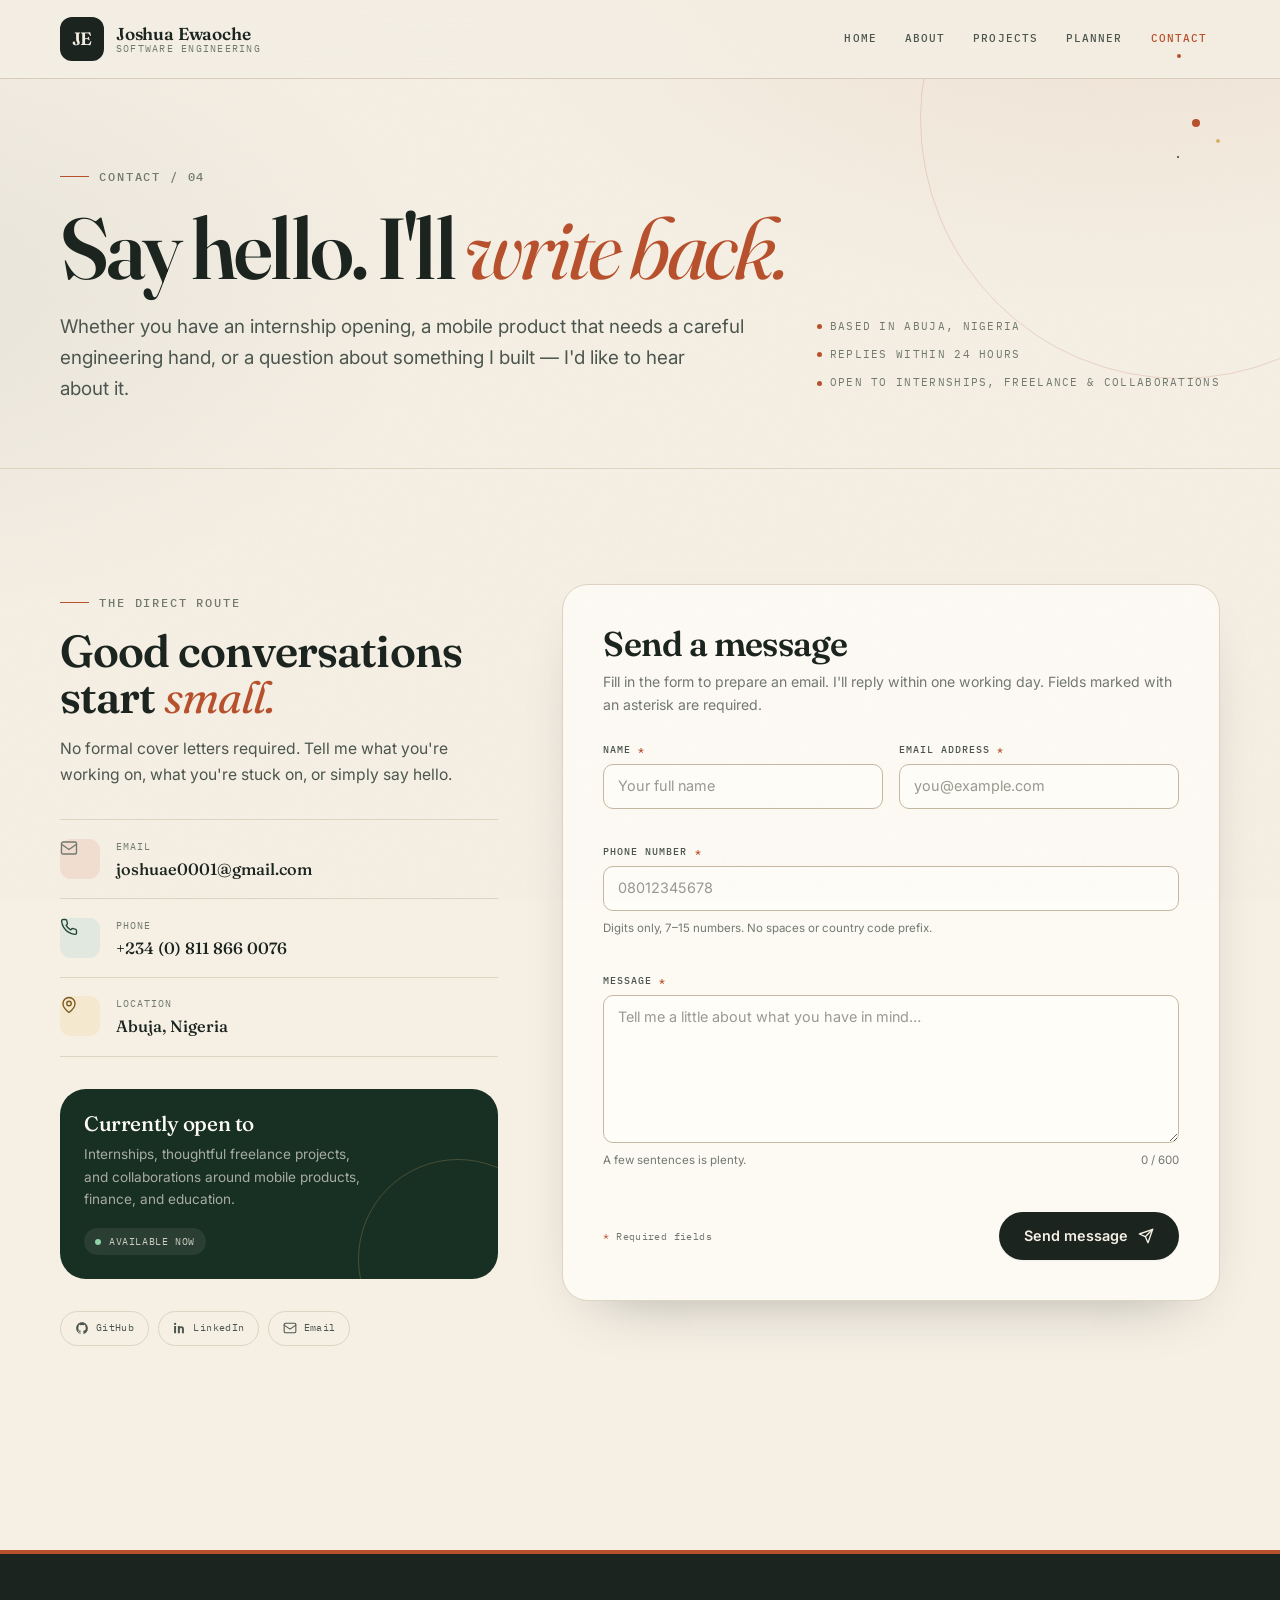
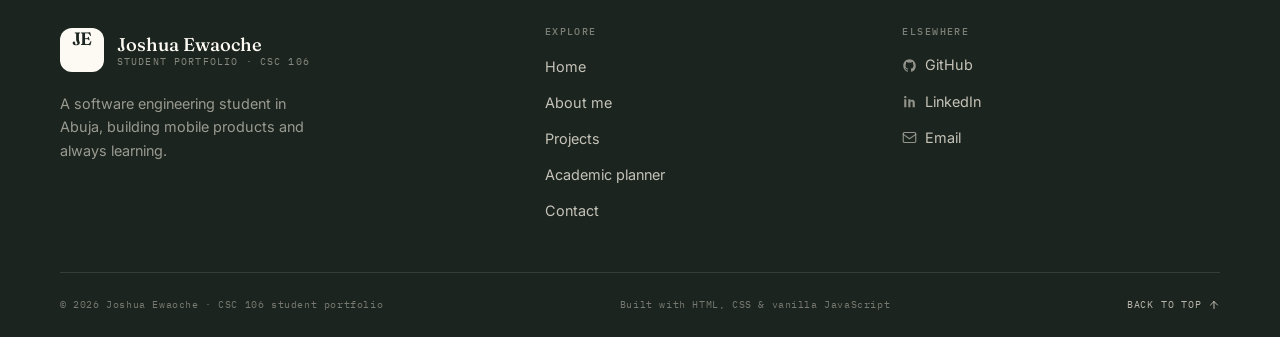
<file: contact.html>
<!DOCTYPE html>
<html lang="en">
<head>
  <meta charset="UTF-8">
  <meta name="viewport" content="width=device-width, initial-scale=1">
  <meta name="description" content="Get in touch with Joshua Ewaoche about internships, freelance mobile work, or collaborations. Send a message with the validated contact form.">
  <meta name="theme-color" content="#f5efe4">
  <meta property="og:title" content="Contact — Joshua Ewaoche">
  <meta property="og:description" content="Start a conversation about internships, mobile work, or a problem worth solving.">
  <meta property="og:type" content="website">
  <title>Contact — Joshua Ewaoche</title>
  <link rel="icon" href="assets/favicon.svg" type="image/svg+xml">
  <link rel="preconnect" href="https://fonts.googleapis.com">
  <link rel="preconnect" href="https://fonts.gstatic.com" crossorigin>
  <link href="https://fonts.googleapis.com/css2?family=Fraunces:ital,opsz,wght@0,9..144,400..700;1,9..144,400..700&amp;family=IBM+Plex+Mono:wght@400;500&amp;family=Inter:wght@400..700&amp;display=swap" rel="stylesheet">
  <link rel="stylesheet" href="css/styles.css">
  <script src="js/main.js" defer></script>
  <script src="js/contact.js" defer></script>
</head>
<body data-student-start="2026-05-01" data-program-years="4">
  <a class="skip-link" href="#main">Skip to main content</a>

  <header class="site-header">
    <div class="container header-inner">
      <a class="brand" href="index.html" aria-label="Joshua Ewaoche — home">
        <span class="brand-mark" aria-hidden="true">JE</span>
        <span class="brand-text">
          <strong>Joshua Ewaoche</strong>
          <span>Software Engineering</span>
        </span>
      </a>
      <button class="nav-toggle" type="button" aria-expanded="false" aria-controls="primary-nav" aria-label="Open navigation menu">
        <span></span>
        <span></span>
        <span></span>
      </button>
      <nav class="site-nav" id="primary-nav" aria-label="Primary">
        <ul class="nav-list">
          <li><a href="index.html">Home</a></li>
          <li><a href="about.html">About</a></li>
          <li><a href="projects.html">Projects</a></li>
          <li><a href="planner.html">Planner</a></li>
          <li><a href="contact.html" aria-current="page">Contact</a></li>
        </ul>
      </nav>
    </div>
  </header>

  <main id="main">
    <section class="page-hero" aria-labelledby="page-title">
      <div class="container page-hero-inner">
        <div class="page-hero-copy">
          <p class="eyebrow">Contact / 04</p>
          <h1 class="page-title" id="page-title">Say hello. I'll <em>write back.</em></h1>
          <p class="page-lede">Whether you have an internship opening, a mobile product that needs a careful engineering hand, or a question about something I built — I'd like to hear about it.</p>
        </div>
        <div class="page-hero-meta">
          <span>Based in Abuja, Nigeria</span>
          <span>Replies within 24 hours</span>
          <span>Open to internships, freelance &amp; collaborations</span>
        </div>
      </div>
    </section>

    <section class="section" aria-labelledby="contact-title">
      <div class="container">
        <div class="contact-layout">
          <div class="contact-info">
            <div>
              <p class="eyebrow">The direct route</p>
              <h2 class="section-title" id="contact-title" style="margin-top: 1rem; font-size: clamp(1.9rem, 4vw, 2.8rem);">Good conversations start <em>small.</em></h2>
              <p class="lede" style="margin-top: 1rem; font-size: 0.98rem;">No formal cover letters required. Tell me what you're working on, what you're stuck on, or simply say hello.</p>
            </div>

            <ul class="contact-channels">
              <li class="contact-channel">
                <span class="contact-channel-icon" aria-hidden="true">
                  <svg xmlns="http://www.w3.org/2000/svg" width="18" height="18" viewBox="0 0 24 24" fill="none" stroke="currentColor" stroke-width="1.8" stroke-linecap="round" stroke-linejoin="round"><rect x="2" y="4" width="20" height="16" rx="2"/><path d="m22 7-10 7L2 7"/></svg>
                </span>
                <div>
                  <span>Email</span>
                  <a href="mailto:joshuae0001@gmail.com">joshuae0001@gmail.com</a>
                </div>
              </li>
              <li class="contact-channel">
                <span class="contact-channel-icon" aria-hidden="true">
                  <svg xmlns="http://www.w3.org/2000/svg" width="18" height="18" viewBox="0 0 24 24" fill="none" stroke="currentColor" stroke-width="1.8" stroke-linecap="round" stroke-linejoin="round"><path d="M22 16.92v3a2 2 0 0 1-2.18 2 19.79 19.79 0 0 1-8.63-3.07 19.5 19.5 0 0 1-6-6 19.79 19.79 0 0 1-3.07-8.67A2 2 0 0 1 4.11 2h3a2 2 0 0 1 2 1.72c.12.96.36 1.9.7 2.81a2 2 0 0 1-.45 2.11L8.09 9.91a16 16 0 0 0 6 6l1.27-1.27a2 2 0 0 1 2.11-.45c.91.34 1.85.58 2.81.7A2 2 0 0 1 22 16.92Z"/></svg>
                </span>
                <div>
                  <span>Phone</span>
                  <a href="tel:+2348118660076">+234 (0) 811 866 0076</a>
                </div>
              </li>
              <li class="contact-channel">
                <span class="contact-channel-icon" aria-hidden="true">
                  <svg xmlns="http://www.w3.org/2000/svg" width="18" height="18" viewBox="0 0 24 24" fill="none" stroke="currentColor" stroke-width="1.8" stroke-linecap="round" stroke-linejoin="round"><path d="M20 10c0 6-8 12-8 12s-8-6-8-12a8 8 0 1 1 16 0Z"/><circle cx="12" cy="10" r="3"/></svg>
                </span>
                <div>
                  <span>Location</span>
                  <strong>Abuja, Nigeria</strong>
                </div>
              </li>
            </ul>

            <div class="availability-card">
              <h3>Currently open to</h3>
              <p>Internships, thoughtful freelance projects, and collaborations around mobile products, finance, and education.</p>
              <span class="availability-status">Available now</span>
            </div>

            <ul class="social-links" aria-label="Social profiles">
              <li>
                <a href="https://github.com/joshuacreator" target="_blank" rel="noopener noreferrer">
                  <svg xmlns="http://www.w3.org/2000/svg" width="14" height="14" viewBox="0 0 24 24" fill="currentColor" aria-hidden="true"><path d="M12 2C6.48 2 2 6.58 2 12.26c0 4.55 2.87 8.4 6.84 9.76.5.1.68-.22.68-.49 0-.24-.01-.87-.01-1.7-2.78.62-3.37-1.37-3.37-1.37-.45-1.18-1.11-1.5-1.11-1.5-.91-.63.07-.62.07-.62 1 .07 1.53 1.06 1.53 1.06.9 1.57 2.36 1.12 2.94.86.09-.67.35-1.12.63-1.38-2.22-.26-4.56-1.14-4.56-5.07 0-1.12.39-2.03 1.03-2.75-.1-.26-.45-1.3.1-2.71 0 0 .84-.28 2.75 1.05a9.4 9.4 0 0 1 5 0c1.91-1.33 2.75-1.05 2.75-1.05.55 1.41.2 2.45.1 2.71.64.72 1.03 1.63 1.03 2.75 0 3.94-2.34 4.8-4.57 5.06.36.32.68.94.68 1.9 0 1.37-.01 2.48-.01 2.82 0 .27.18.6.69.49A10.26 10.26 0 0 0 22 12.26C22 6.58 17.52 2 12 2Z"/></svg>
                  GitHub
                </a>
              </li>
              <li>
                <a href="https://www.linkedin.com/in/joshua-ewaoche-249965255" target="_blank" rel="noopener noreferrer">
                  <svg xmlns="http://www.w3.org/2000/svg" width="14" height="14" viewBox="0 0 24 24" fill="currentColor" aria-hidden="true"><path d="M6.94 8.5H3.56V21h3.38V8.5ZM5.25 3a1.97 1.97 0 1 0 0 3.94 1.97 1.97 0 0 0 0-3.94ZM20.44 13.62c0-3.13-1.67-4.59-3.9-4.59-1.8 0-2.6.99-3.05 1.69V8.5H10.1c.04.95 0 12.5 0 12.5h3.39v-6.98c0-.3.02-.61.11-.83.24-.61.8-1.24 1.73-1.24 1.22 0 1.71.93 1.71 2.29V21h3.4v-7.38Z"/></svg>
                  LinkedIn
                </a>
              </li>
              <li>
                <a href="mailto:joshuae0001@gmail.com">
                  <svg xmlns="http://www.w3.org/2000/svg" width="14" height="14" viewBox="0 0 24 24" fill="none" stroke="currentColor" stroke-width="1.8" stroke-linecap="round" stroke-linejoin="round" aria-hidden="true"><rect x="2" y="4" width="20" height="16" rx="2"/><path d="m22 7-10 7L2 7"/></svg>
                  Email
                </a>
              </li>
            </ul>
          </div>

          <div class="form-card">
            <div class="form-card-head">
              <h2>Send a message</h2>
              <p>Fill in the form to prepare an email. I'll reply within one working day. Fields marked with an asterisk are required.</p>
            </div>

            <form class="contact-form" id="contact-form" novalidate>
              <div class="form-grid">
                <div class="field">
                  <label class="field-label" for="contact-name">Name <span aria-hidden="true" style="color:var(--accent)">*</span></label>
                  <input class="input" type="text" id="contact-name" name="name" placeholder="Your full name" autocomplete="name" required aria-describedby="name-error">
                  <p class="form-error" id="name-error" aria-live="polite"></p>
                </div>

                <div class="field">
                  <label class="field-label" for="contact-email">Email address <span aria-hidden="true" style="color:var(--accent)">*</span></label>
                  <input class="input" type="email" id="contact-email" name="email" placeholder="you@example.com" autocomplete="email" inputmode="email" required aria-describedby="email-error">
                  <p class="form-error" id="email-error" aria-live="polite"></p>
                </div>

                <div class="field field--full">
                  <label class="field-label" for="contact-phone">Phone number <span aria-hidden="true" style="color:var(--accent)">*</span></label>
                  <input class="input" type="tel" id="contact-phone" name="phone" placeholder="08012345678" autocomplete="tel" inputmode="numeric" required aria-describedby="phone-hint phone-error">
                  <p class="form-hint" id="phone-hint">Digits only, 7–15 numbers. No spaces or country code prefix.</p>
                  <p class="form-error" id="phone-error" aria-live="polite"></p>
                </div>

                <div class="field field--full">
                  <label class="field-label" for="contact-message">Message <span aria-hidden="true" style="color:var(--accent)">*</span></label>
                  <textarea class="textarea" id="contact-message" name="message" rows="6" placeholder="Tell me a little about what you have in mind…" maxlength="600" required aria-describedby="message-hint message-error"></textarea>
                  <div style="display:flex; justify-content:space-between; gap:1rem;">
                    <p class="form-hint" id="message-hint">A few sentences is plenty.</p>
                    <p class="form-hint"><span id="message-count">0</span> / 600</p>
                  </div>
                  <p class="form-error" id="message-error" aria-live="polite"></p>
                </div>
              </div>

              <div class="form-footer">
                <p class="required-note"><span aria-hidden="true">*</span> Required fields</p>
                <button class="btn btn--primary" type="submit" id="contact-submit">
                  Send message
                  <svg xmlns="http://www.w3.org/2000/svg" width="16" height="16" viewBox="0 0 24 24" fill="none" stroke="currentColor" stroke-width="2" stroke-linecap="round" stroke-linejoin="round" aria-hidden="true"><path d="m22 2-7 20-4-9-9-4Z"/><path d="M22 2 11 13"/></svg>
                </button>
              </div>

            </form>
            <div class="form-status" id="form-status" role="status" aria-live="polite"></div>
          </div>
        </div>
      </div>
    </section>
  </main>

  <footer class="site-footer">
    <div class="container">
      <div class="footer-grid">
        <div>
          <a class="footer-brand" href="index.html">
            <span class="brand-mark" aria-hidden="true">JE</span>
            <span>
              <strong>Joshua Ewaoche</strong>
              <small>Student portfolio · CSC 106</small>
            </span>
          </a>
          <p class="footer-blurb">A software engineering student in Abuja, building mobile products and always learning.</p>
        </div>
        <nav class="footer-nav" aria-label="Footer">
          <h3 class="footer-heading">Explore</h3>
          <ul>
            <li><a href="index.html">Home</a></li>
            <li><a href="about.html">About me</a></li>
            <li><a href="projects.html">Projects</a></li>
            <li><a href="planner.html">Academic planner</a></li>
            <li><a href="contact.html">Contact</a></li>
          </ul>
        </nav>
        <div class="footer-social">
          <h3 class="footer-heading">Elsewhere</h3>
          <ul>
            <li>
              <a href="https://github.com/joshuacreator" target="_blank" rel="noopener noreferrer">
                <svg xmlns="http://www.w3.org/2000/svg" width="15" height="15" viewBox="0 0 24 24" fill="currentColor" aria-hidden="true"><path d="M12 2C6.48 2 2 6.58 2 12.26c0 4.55 2.87 8.4 6.84 9.76.5.1.68-.22.68-.49 0-.24-.01-.87-.01-1.7-2.78.62-3.37-1.37-3.37-1.37-.45-1.18-1.11-1.5-1.11-1.5-.91-.63.07-.62.07-.62 1 .07 1.53 1.06 1.53 1.06.9 1.57 2.36 1.12 2.94.86.09-.67.35-1.12.63-1.38-2.22-.26-4.56-1.14-4.56-5.07 0-1.12.39-2.03 1.03-2.75-.1-.26-.45-1.3.1-2.71 0 0 .84-.28 2.75 1.05a9.4 9.4 0 0 1 5 0c1.91-1.33 2.75-1.05 2.75-1.05.55 1.41.2 2.45.1 2.71.64.72 1.03 1.63 1.03 2.75 0 3.94-2.34 4.8-4.57 5.06.36.32.68.94.68 1.9 0 1.37-.01 2.48-.01 2.82 0 .27.18.6.69.49A10.26 10.26 0 0 0 22 12.26C22 6.58 17.52 2 12 2Z"/></svg>
                GitHub
              </a>
            </li>
            <li>
              <a href="https://www.linkedin.com/in/joshua-ewaoche-249965255" target="_blank" rel="noopener noreferrer">
                <svg xmlns="http://www.w3.org/2000/svg" width="15" height="15" viewBox="0 0 24 24" fill="currentColor" aria-hidden="true"><path d="M6.94 8.5H3.56V21h3.38V8.5ZM5.25 3a1.97 1.97 0 1 0 0 3.94 1.97 1.97 0 0 0 0-3.94ZM20.44 13.62c0-3.13-1.67-4.59-3.9-4.59-1.8 0-2.6.99-3.05 1.69V8.5H10.1c.04.95 0 12.5 0 12.5h3.39v-6.98c0-.3.02-.61.11-.83.24-.61.8-1.24 1.73-1.24 1.22 0 1.71.93 1.71 2.29V21h3.4v-7.38Z"/></svg>
                LinkedIn
              </a>
            </li>
            <li>
              <a href="mailto:joshuae0001@gmail.com">
                <svg xmlns="http://www.w3.org/2000/svg" width="15" height="15" viewBox="0 0 24 24" fill="none" stroke="currentColor" stroke-width="1.8" stroke-linecap="round" stroke-linejoin="round" aria-hidden="true"><rect x="2" y="4" width="20" height="16" rx="2"/><path d="m22 7-10 7L2 7"/></svg>
                Email
              </a>
            </li>
          </ul>
        </div>
      </div>
      <div class="footer-bottom">
        <span>© <span data-year>2026</span> Joshua Ewaoche · CSC 106 student portfolio</span>
        <span>Built with HTML, CSS &amp; vanilla JavaScript</span>
        <a class="back-to-top" href="#main">
          Back to top
          <svg xmlns="http://www.w3.org/2000/svg" width="12" height="12" viewBox="0 0 24 24" fill="none" stroke="currentColor" stroke-width="2" stroke-linecap="round" stroke-linejoin="round" aria-hidden="true"><path d="M12 19V5"/><path d="m5 12 7-7 7 7"/></svg>
        </a>
      </div>
    </div>
  </footer>
</body>
</html>
</file>
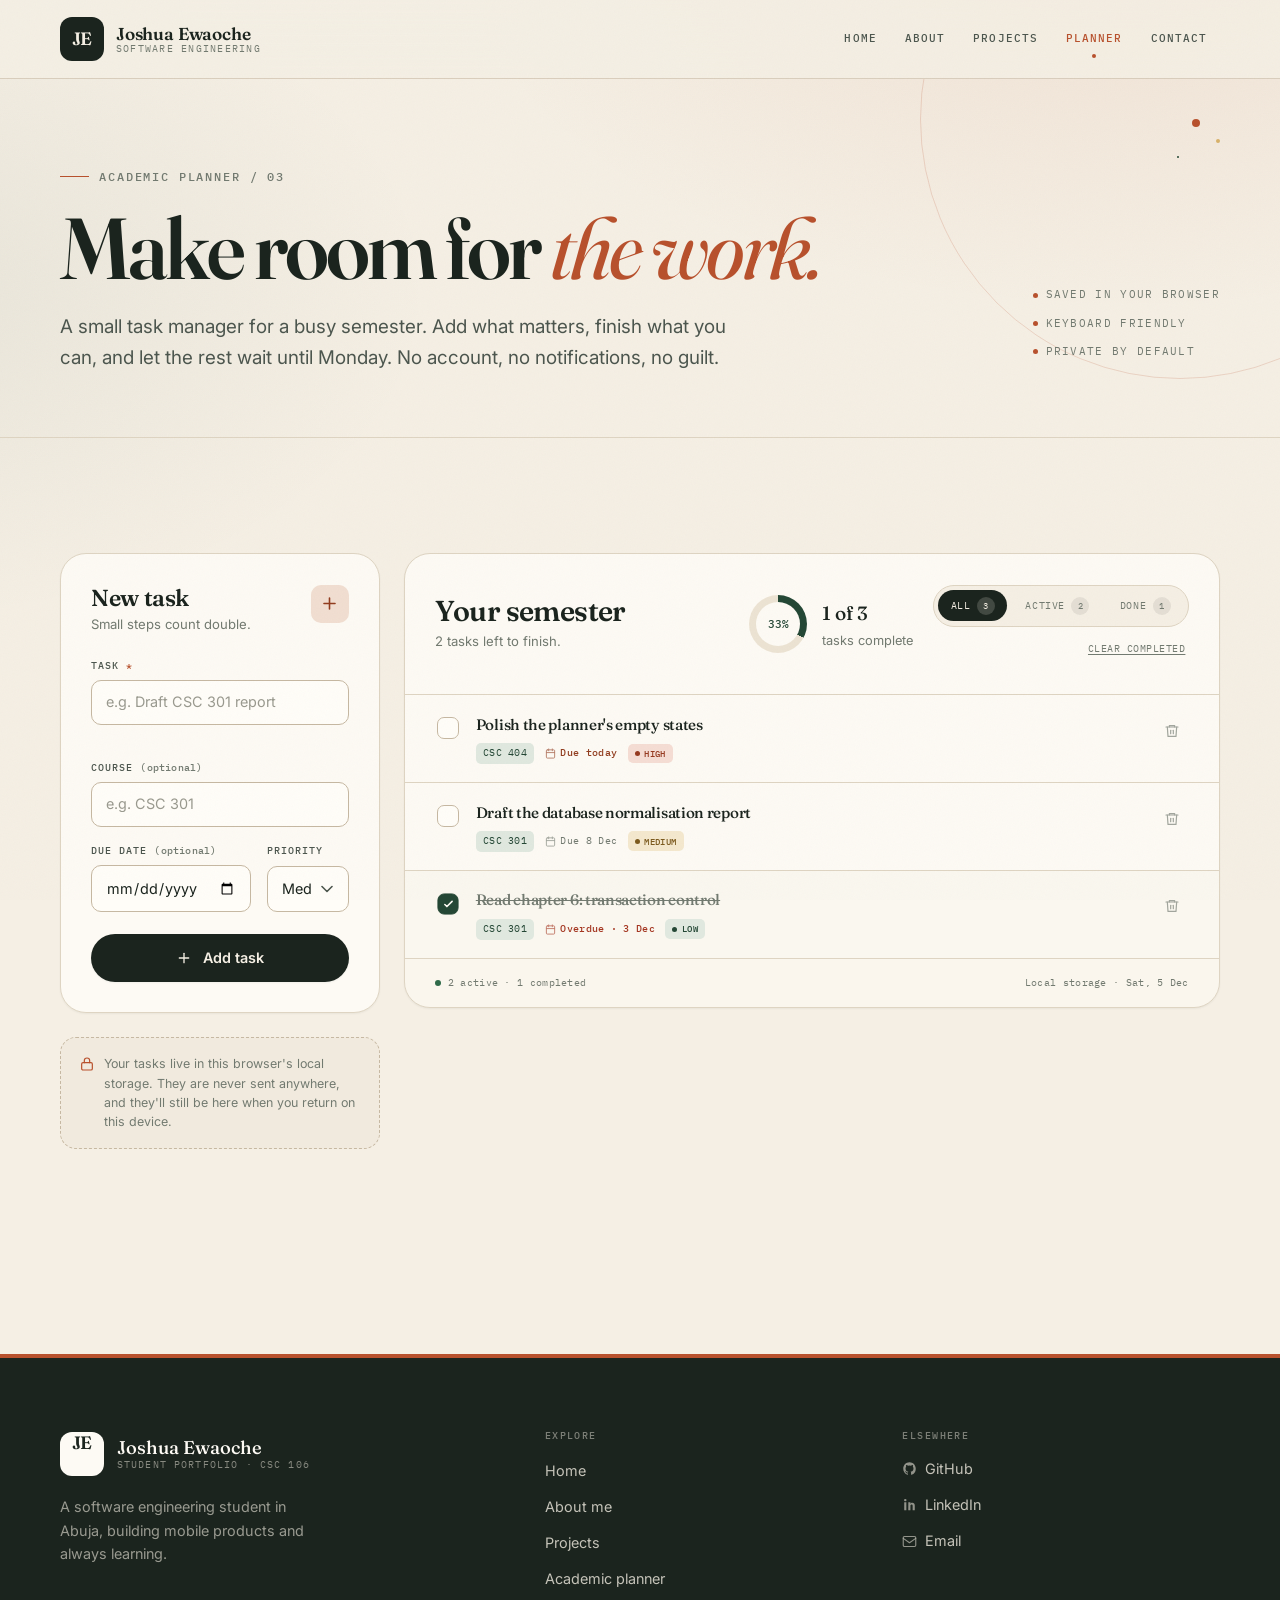
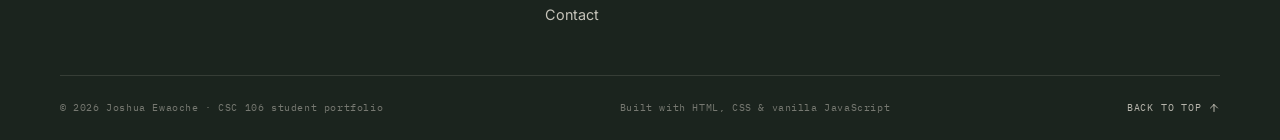
<file: planner.html>
<!DOCTYPE html>
<html lang="en">
<head>
  <meta charset="UTF-8">
  <meta name="viewport" content="width=device-width, initial-scale=1">
  <meta name="description" content="A calm, keyboard-friendly academic task planner. Add, complete, filter, and delete tasks. Everything saves in your browser.">
  <meta name="theme-color" content="#f5efe4">
  <meta property="og:title" content="Academic Planner — Joshua Ewaoche">
  <meta property="og:description" content="A small, keyboard-friendly task manager for the semester.">
  <meta property="og:type" content="website">
  <title>Academic Planner — Joshua Ewaoche</title>
  <link rel="icon" href="assets/favicon.svg" type="image/svg+xml">
  <link rel="preconnect" href="https://fonts.googleapis.com">
  <link rel="preconnect" href="https://fonts.gstatic.com" crossorigin>
  <link href="https://fonts.googleapis.com/css2?family=Fraunces:ital,opsz,wght@0,9..144,400..700;1,9..144,400..700&amp;family=IBM+Plex+Mono:wght@400;500&amp;family=Inter:wght@400..700&amp;display=swap" rel="stylesheet">
  <link rel="stylesheet" href="css/styles.css">
  <script src="js/main.js" defer></script>
  <script src="js/planner.js" defer></script>
</head>
<body data-student-start="2026-05-01" data-program-years="4">
  <a class="skip-link" href="#main">Skip to main content</a>

  <header class="site-header">
    <div class="container header-inner">
      <a class="brand" href="index.html" aria-label="Joshua Ewaoche — home">
        <span class="brand-mark" aria-hidden="true">JE</span>
        <span class="brand-text">
          <strong>Joshua Ewaoche</strong>
          <span>Software Engineering</span>
        </span>
      </a>
      <button class="nav-toggle" type="button" aria-expanded="false" aria-controls="primary-nav" aria-label="Open navigation menu">
        <span></span>
        <span></span>
        <span></span>
      </button>
      <nav class="site-nav" id="primary-nav" aria-label="Primary">
        <ul class="nav-list">
          <li><a href="index.html">Home</a></li>
          <li><a href="about.html">About</a></li>
          <li><a href="projects.html">Projects</a></li>
          <li><a href="planner.html" aria-current="page">Planner</a></li>
          <li><a href="contact.html">Contact</a></li>
        </ul>
      </nav>
    </div>
  </header>

  <main id="main">
    <section class="page-hero" aria-labelledby="page-title">
      <div class="container page-hero-inner">
        <div class="page-hero-copy">
          <p class="eyebrow">Academic planner / 03</p>
          <h1 class="page-title" id="page-title">Make room for <em>the work.</em></h1>
          <p class="page-lede">A small task manager for a busy semester. Add what matters, finish what you can, and let the rest wait until Monday. No account, no notifications, no guilt.</p>
        </div>
        <div class="page-hero-meta">
          <span>Saved in your browser</span>
          <span>Keyboard friendly</span>
          <span>Private by default</span>
        </div>
      </div>
    </section>

    <section class="section" aria-labelledby="planner-title">
      <div class="container">
        <div class="planner-layout">
          <aside class="planner-sidebar">
            <div class="panel planner-form">
              <div class="panel-head">
                <div>
                  <h2>New task</h2>
                  <p>Small steps count double.</p>
                </div>
                <span class="panel-head-icon" aria-hidden="true">
                  <svg xmlns="http://www.w3.org/2000/svg" width="19" height="19" viewBox="0 0 24 24" fill="none" stroke="currentColor" stroke-width="2" stroke-linecap="round" stroke-linejoin="round"><path d="M12 5v14"/><path d="M5 12h14"/></svg>
                </span>
              </div>

              <form id="task-form" novalidate>
                <div class="field">
                  <label class="field-label" for="task-title">Task <span aria-hidden="true" style="color:var(--accent)">*</span></label>
                  <input class="input" type="text" id="task-title" name="title" placeholder="e.g. Draft CSC 301 report" maxlength="90" autocomplete="off" required aria-describedby="task-title-error">
                  <p class="form-error" id="task-title-error" aria-live="polite"></p>
                </div>

                <div class="field">
                  <label class="field-label" for="task-course">Course <span class="optional">(optional)</span></label>
                  <input class="input" type="text" id="task-course" name="course" placeholder="e.g. CSC 301" maxlength="24" autocomplete="off">
                </div>

                <div class="field-row">
                  <div class="field">
                    <label class="field-label" for="task-due">Due date <span class="optional">(optional)</span></label>
                    <input class="input" type="date" id="task-due" name="due">
                  </div>
                  <div class="field">
                    <label class="field-label" for="task-priority">Priority</label>
                    <select class="select" id="task-priority" name="priority">
                      <option value="low">Low</option>
                      <option value="medium" selected>Medium</option>
                      <option value="high">High</option>
                    </select>
                  </div>
                </div>

                <button class="btn btn--primary" type="submit">
                  <svg xmlns="http://www.w3.org/2000/svg" width="16" height="16" viewBox="0 0 24 24" fill="none" stroke="currentColor" stroke-width="2" stroke-linecap="round" stroke-linejoin="round" aria-hidden="true"><path d="M12 5v14"/><path d="M5 12h14"/></svg>
                  Add task
                </button>
              </form>
            </div>

            <p class="planner-note">
              <svg xmlns="http://www.w3.org/2000/svg" width="16" height="16" viewBox="0 0 24 24" fill="none" stroke="currentColor" stroke-width="1.8" stroke-linecap="round" stroke-linejoin="round" aria-hidden="true"><rect x="4" y="10" width="16" height="11" rx="2"/><path d="M8 10V7a4 4 0 0 1 8 0v3"/></svg>
              <span>Your tasks live in this browser's local storage. They are never sent anywhere, and they'll still be here when you return on this device.</span>
            </p>
          </aside>

          <div class="panel planner-board">
            <div class="board-header">
              <div class="board-heading">
                <div>
                  <h2 id="planner-title">Your semester</h2>
                  <p id="board-subtitle">A clear view of what's left.</p>
                </div>
                <div class="progress-summary">
                  <div class="progress-ring" id="progress-ring" style="--progress: 0;" aria-hidden="true">
                    <span id="progress-percent">0%</span>
                  </div>
                  <div class="progress-copy">
                    <strong id="progress-text">0 of 0</strong>
                    <span>tasks complete</span>
                  </div>
                </div>
              </div>

              <div class="toolbar">
                <div class="filters" role="group" aria-label="Filter tasks">
                  <button class="filter-btn" type="button" data-filter="all" aria-pressed="true">
                    All <span class="filter-count" data-count="all">0</span>
                  </button>
                  <button class="filter-btn" type="button" data-filter="active" aria-pressed="false">
                    Active <span class="filter-count" data-count="active">0</span>
                  </button>
                  <button class="filter-btn" type="button" data-filter="completed" aria-pressed="false">
                    Done <span class="filter-count" data-count="completed">0</span>
                  </button>
                </div>
                <button class="clear-completed" type="button" id="clear-completed" disabled>Clear completed</button>
              </div>
            </div>

            <p class="sr-only" id="planner-status" role="status" aria-live="polite"></p>

            <ul class="task-list" id="task-list" aria-label="Academic tasks">
              <li class="empty-state">
                <span class="empty-icon" aria-hidden="true">
                  <svg xmlns="http://www.w3.org/2000/svg" width="22" height="22" viewBox="0 0 24 24" fill="none" stroke="currentColor" stroke-width="1.8" stroke-linecap="round" stroke-linejoin="round"><path d="M9 11l3 3L22 4"/><path d="M21 12v7a2 2 0 0 1-2 2H5a2 2 0 0 1-2-2V5a2 2 0 0 1 2-2h11"/></svg>
                </span>
                <h3>Loading your tasks…</h3>
                <p>If this message stays, JavaScript may be disabled in your browser.</p>
              </li>
            </ul>

            <noscript>
              <div class="empty-state">
                <h3>JavaScript is required</h3>
                <p>This planner uses JavaScript to add, complete, and save tasks. Please enable it and reload the page.</p>
              </div>
            </noscript>

            <div class="board-footer">
              <span class="saved-indicator" id="task-summary">Nothing on the list yet</span>
              <span>Local storage · <span id="today-label">Today</span></span>
            </div>
          </div>
        </div>
      </div>
    </section>
  </main>

  <footer class="site-footer">
    <div class="container">
      <div class="footer-grid">
        <div>
          <a class="footer-brand" href="index.html">
            <span class="brand-mark" aria-hidden="true">JE</span>
            <span>
              <strong>Joshua Ewaoche</strong>
              <small>Student portfolio · CSC 106</small>
            </span>
          </a>
          <p class="footer-blurb">A software engineering student in Abuja, building mobile products and always learning.</p>
        </div>
        <nav class="footer-nav" aria-label="Footer">
          <h3 class="footer-heading">Explore</h3>
          <ul>
            <li><a href="index.html">Home</a></li>
            <li><a href="about.html">About me</a></li>
            <li><a href="projects.html">Projects</a></li>
            <li><a href="planner.html">Academic planner</a></li>
            <li><a href="contact.html">Contact</a></li>
          </ul>
        </nav>
        <div class="footer-social">
          <h3 class="footer-heading">Elsewhere</h3>
          <ul>
            <li>
              <a href="https://github.com/joshuacreator" target="_blank" rel="noopener noreferrer">
                <svg xmlns="http://www.w3.org/2000/svg" width="15" height="15" viewBox="0 0 24 24" fill="currentColor" aria-hidden="true"><path d="M12 2C6.48 2 2 6.58 2 12.26c0 4.55 2.87 8.4 6.84 9.76.5.1.68-.22.68-.49 0-.24-.01-.87-.01-1.7-2.78.62-3.37-1.37-3.37-1.37-.45-1.18-1.11-1.5-1.11-1.5-.91-.63.07-.62.07-.62 1 .07 1.53 1.06 1.53 1.06.9 1.57 2.36 1.12 2.94.86.09-.67.35-1.12.63-1.38-2.22-.26-4.56-1.14-4.56-5.07 0-1.12.39-2.03 1.03-2.75-.1-.26-.45-1.3.1-2.71 0 0 .84-.28 2.75 1.05a9.4 9.4 0 0 1 5 0c1.91-1.33 2.75-1.05 2.75-1.05.55 1.41.2 2.45.1 2.71.64.72 1.03 1.63 1.03 2.75 0 3.94-2.34 4.8-4.57 5.06.36.32.68.94.68 1.9 0 1.37-.01 2.48-.01 2.82 0 .27.18.6.69.49A10.26 10.26 0 0 0 22 12.26C22 6.58 17.52 2 12 2Z"/></svg>
                GitHub
              </a>
            </li>
            <li>
              <a href="https://www.linkedin.com/in/joshua-ewaoche-249965255" target="_blank" rel="noopener noreferrer">
                <svg xmlns="http://www.w3.org/2000/svg" width="15" height="15" viewBox="0 0 24 24" fill="currentColor" aria-hidden="true"><path d="M6.94 8.5H3.56V21h3.38V8.5ZM5.25 3a1.97 1.97 0 1 0 0 3.94 1.97 1.97 0 0 0 0-3.94ZM20.44 13.62c0-3.13-1.67-4.59-3.9-4.59-1.8 0-2.6.99-3.05 1.69V8.5H10.1c.04.95 0 12.5 0 12.5h3.39v-6.98c0-.3.02-.61.11-.83.24-.61.8-1.24 1.73-1.24 1.22 0 1.71.93 1.71 2.29V21h3.4v-7.38Z"/></svg>
                LinkedIn
              </a>
            </li>
            <li>
              <a href="mailto:joshuae0001@gmail.com">
                <svg xmlns="http://www.w3.org/2000/svg" width="15" height="15" viewBox="0 0 24 24" fill="none" stroke="currentColor" stroke-width="1.8" stroke-linecap="round" stroke-linejoin="round" aria-hidden="true"><rect x="2" y="4" width="20" height="16" rx="2"/><path d="m22 7-10 7L2 7"/></svg>
                Email
              </a>
            </li>
          </ul>
        </div>
      </div>
      <div class="footer-bottom">
        <span>© <span data-year>2026</span> Joshua Ewaoche · CSC 106 student portfolio</span>
        <span>Built with HTML, CSS &amp; vanilla JavaScript</span>
        <a class="back-to-top" href="#main">
          Back to top
          <svg xmlns="http://www.w3.org/2000/svg" width="12" height="12" viewBox="0 0 24 24" fill="none" stroke="currentColor" stroke-width="2" stroke-linecap="round" stroke-linejoin="round" aria-hidden="true"><path d="M12 19V5"/><path d="m5 12 7-7 7 7"/></svg>
        </a>
      </div>
    </div>
  </footer>
</body>
</html>
</file>
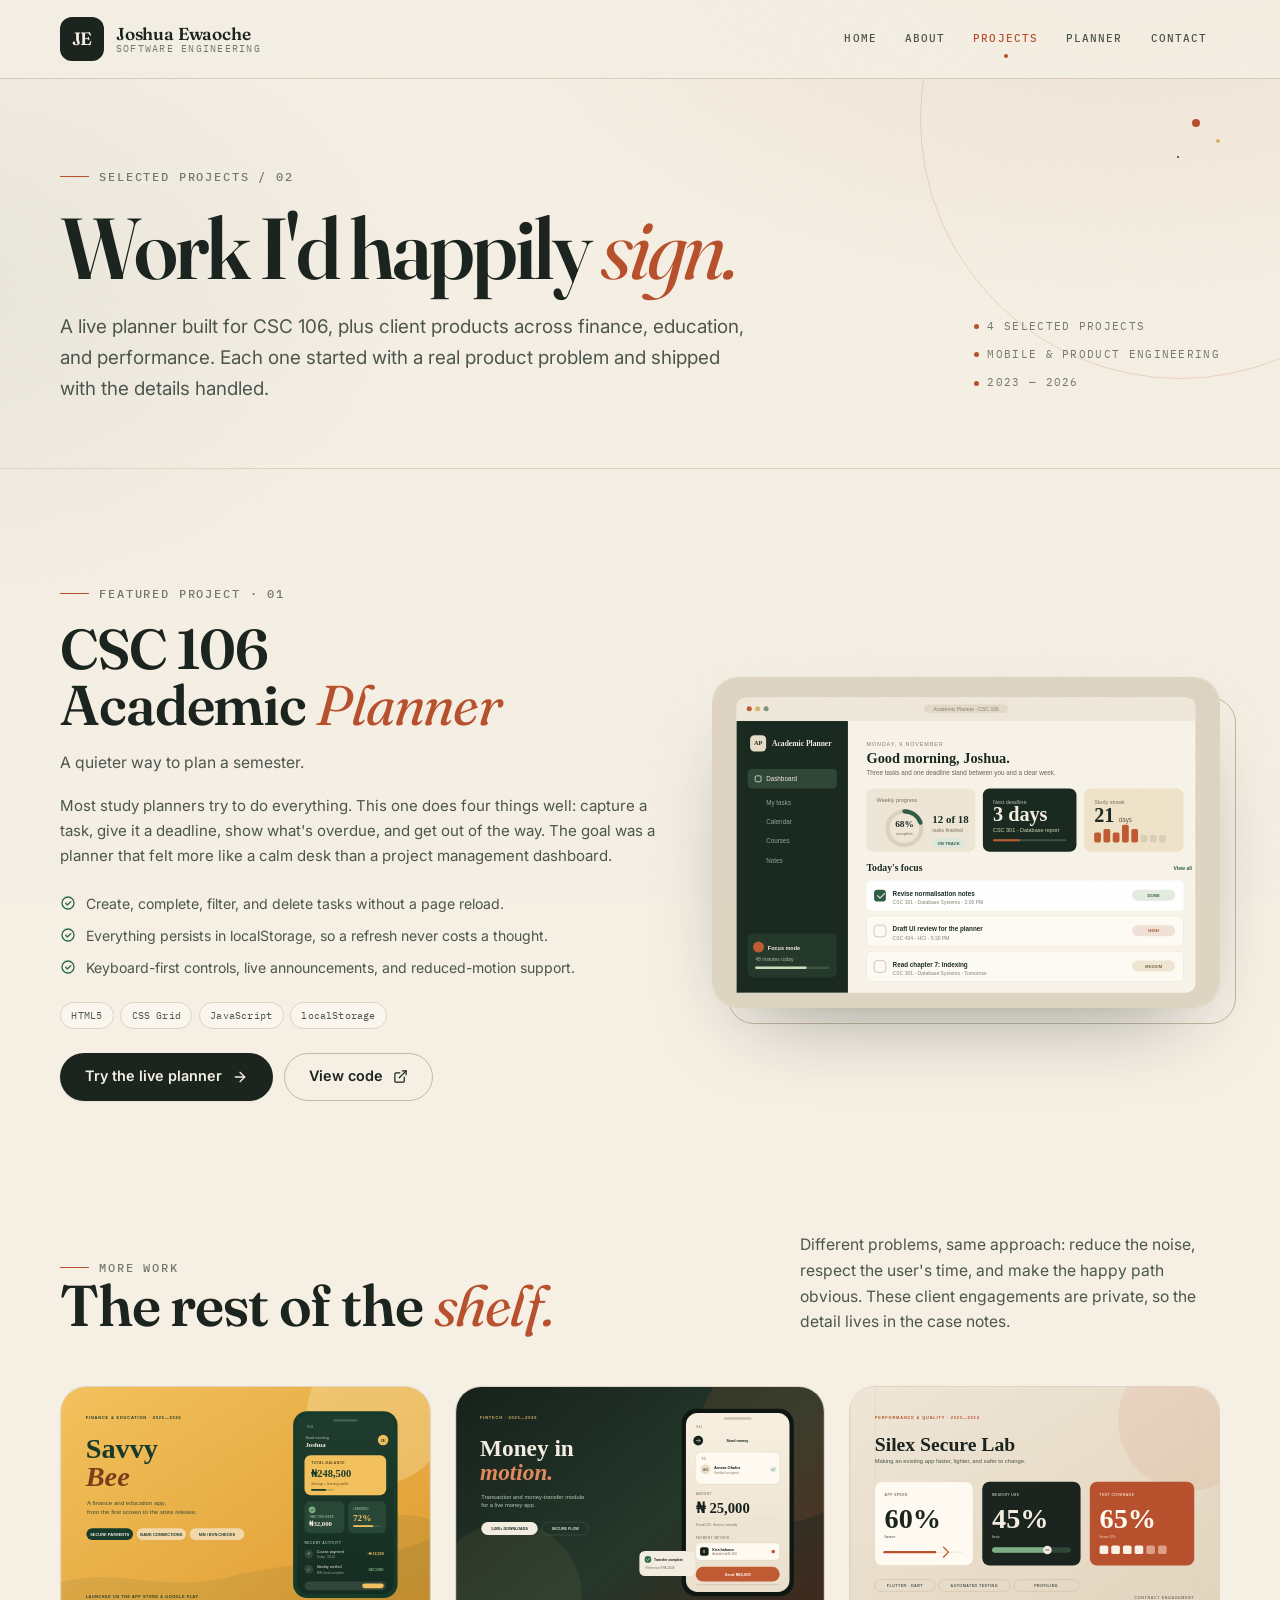
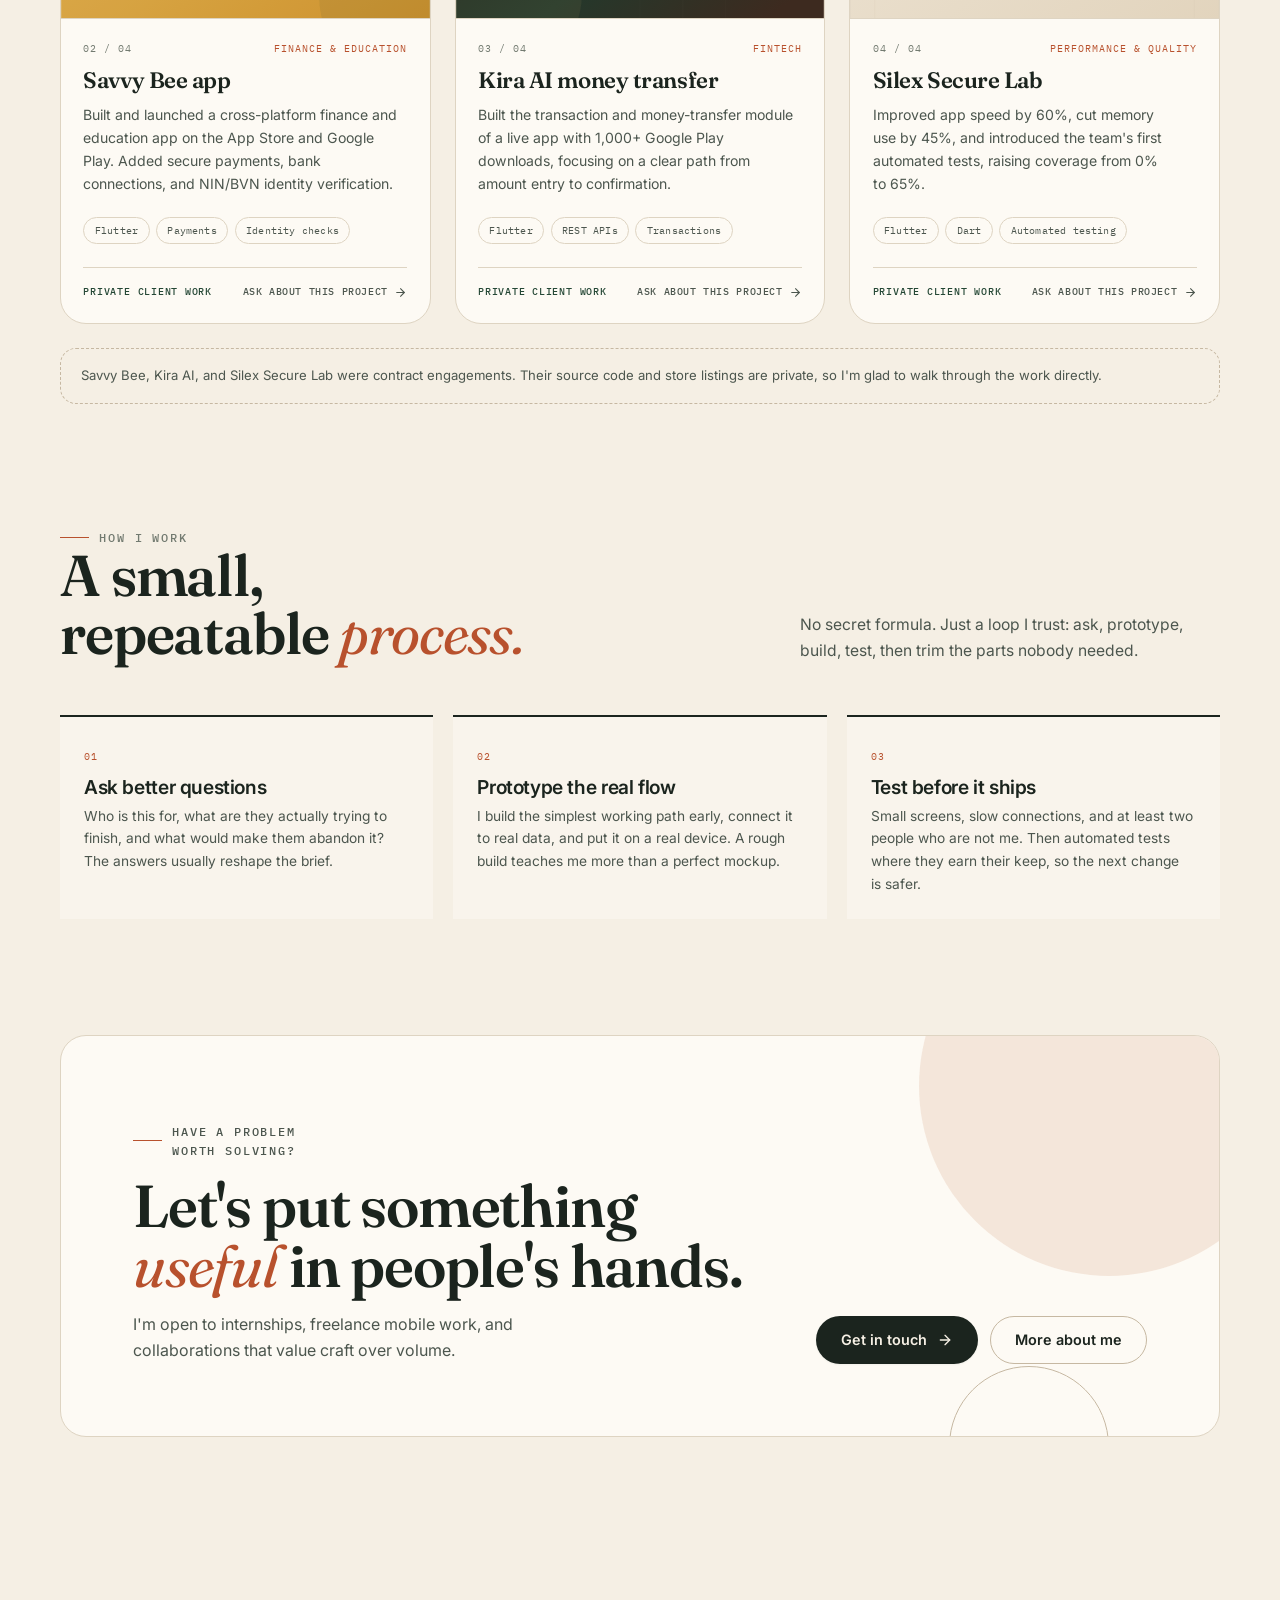
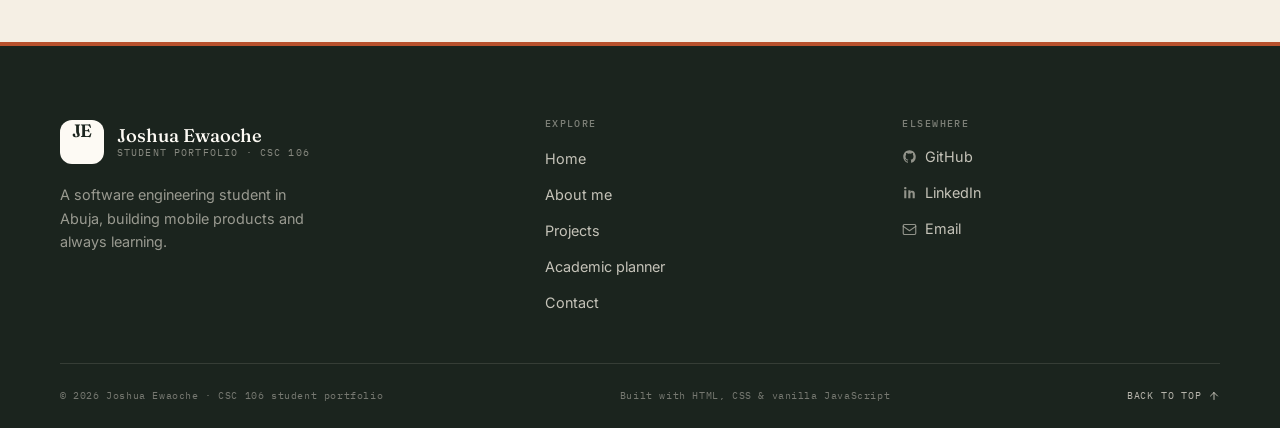
<file: projects.html>
<!DOCTYPE html>
<html lang="en">
<head>
  <meta charset="UTF-8">
  <meta name="viewport" content="width=device-width, initial-scale=1">
  <meta name="description" content="Selected projects by Joshua Ewaoche — a live academic planner plus mobile products in finance, education, and performance engineering.">
  <meta name="theme-color" content="#f5efe4">
  <meta property="og:title" content="Projects — Joshua Ewaoche">
  <meta property="og:description" content="A live academic planner and mobile products shipped in finance and education.">
  <meta property="og:type" content="website">
  <title>Projects — Joshua Ewaoche</title>
  <link rel="icon" href="assets/favicon.svg" type="image/svg+xml">
  <link rel="preconnect" href="https://fonts.googleapis.com">
  <link rel="preconnect" href="https://fonts.gstatic.com" crossorigin>
  <link href="https://fonts.googleapis.com/css2?family=Fraunces:ital,opsz,wght@0,9..144,400..700;1,9..144,400..700&amp;family=IBM+Plex+Mono:wght@400;500&amp;family=Inter:wght@400..700&amp;display=swap" rel="stylesheet">
  <link rel="stylesheet" href="css/styles.css">
  <script src="js/main.js" defer></script>
</head>
<body data-student-start="2026-05-01" data-program-years="4">
  <a class="skip-link" href="#main">Skip to main content</a>

  <header class="site-header">
    <div class="container header-inner">
      <a class="brand" href="index.html" aria-label="Joshua Ewaoche — home">
        <span class="brand-mark" aria-hidden="true">JE</span>
        <span class="brand-text">
          <strong>Joshua Ewaoche</strong>
          <span>Software Engineering</span>
        </span>
      </a>
      <button class="nav-toggle" type="button" aria-expanded="false" aria-controls="primary-nav" aria-label="Open navigation menu">
        <span></span>
        <span></span>
        <span></span>
      </button>
      <nav class="site-nav" id="primary-nav" aria-label="Primary">
        <ul class="nav-list">
          <li><a href="index.html">Home</a></li>
          <li><a href="about.html">About</a></li>
          <li><a href="projects.html" aria-current="page">Projects</a></li>
          <li><a href="planner.html">Planner</a></li>
          <li><a href="contact.html">Contact</a></li>
        </ul>
      </nav>
    </div>
  </header>

  <main id="main">
    <section class="page-hero" aria-labelledby="page-title">
      <div class="container page-hero-inner">
        <div class="page-hero-copy">
          <p class="eyebrow">Selected projects / 02</p>
          <h1 class="page-title" id="page-title">Work I'd happily <em>sign.</em></h1>
          <p class="page-lede">A live planner built for CSC 106, plus client products across finance, education, and performance. Each one started with a real product problem and shipped with the details handled.</p>
        </div>
        <div class="page-hero-meta">
          <span>4 selected projects</span>
          <span>Mobile &amp; product engineering</span>
          <span>2023 — 2026</span>
        </div>
      </div>
    </section>

    <section class="section" aria-labelledby="planner-title">
      <div class="container">
        <article class="project-featured" id="planner">
          <div class="project-media">
            <img src="assets/project-planner.svg" alt="CSC 106 Academic Planner dashboard with a dark green sidebar, weekly progress ring, and a list of today's academic tasks" width="1200" height="780">
          </div>
          <div class="project-info">
            <p class="eyebrow">Featured project · 01</p>
            <h2 id="planner-title">CSC 106 Academic <em>Planner</em></h2>
            <p class="project-subtitle">A quieter way to plan a semester.</p>
            <p class="project-description">Most study planners try to do everything. This one does four things well: capture a task, give it a deadline, show what's overdue, and get out of the way. The goal was a planner that felt more like a calm desk than a project management dashboard.</p>
            <ul class="feature-list">
              <li>
                <svg xmlns="http://www.w3.org/2000/svg" width="16" height="16" viewBox="0 0 24 24" fill="none" stroke="currentColor" stroke-width="2" stroke-linecap="round" stroke-linejoin="round" aria-hidden="true"><circle cx="12" cy="12" r="9"/><path d="m8.5 12.5 2.5 2.5 5-5"/></svg>
                Create, complete, filter, and delete tasks without a page reload.
              </li>
              <li>
                <svg xmlns="http://www.w3.org/2000/svg" width="16" height="16" viewBox="0 0 24 24" fill="none" stroke="currentColor" stroke-width="2" stroke-linecap="round" stroke-linejoin="round" aria-hidden="true"><circle cx="12" cy="12" r="9"/><path d="m8.5 12.5 2.5 2.5 5-5"/></svg>
                Everything persists in localStorage, so a refresh never costs a thought.
              </li>
              <li>
                <svg xmlns="http://www.w3.org/2000/svg" width="16" height="16" viewBox="0 0 24 24" fill="none" stroke="currentColor" stroke-width="2" stroke-linecap="round" stroke-linejoin="round" aria-hidden="true"><circle cx="12" cy="12" r="9"/><path d="m8.5 12.5 2.5 2.5 5-5"/></svg>
                Keyboard-first controls, live announcements, and reduced-motion support.
              </li>
            </ul>
            <ul class="tech-list" aria-label="Technologies used">
              <li>HTML5</li>
              <li>CSS Grid</li>
              <li>JavaScript</li>
              <li>localStorage</li>
            </ul>
            <div class="project-actions">
              <a class="btn btn--primary" href="planner.html">
                Try the live planner
                <svg xmlns="http://www.w3.org/2000/svg" width="16" height="16" viewBox="0 0 24 24" fill="none" stroke="currentColor" stroke-width="2" stroke-linecap="round" stroke-linejoin="round" aria-hidden="true"><path d="M5 12h14"/><path d="m12 5 7 7-7 7"/></svg>
              </a>
              <a class="btn btn--outline" href="https://github.com/joshuacreator/csc106-portfolio" target="_blank" rel="noopener noreferrer">
                View code
                <svg xmlns="http://www.w3.org/2000/svg" width="15" height="15" viewBox="0 0 24 24" fill="none" stroke="currentColor" stroke-width="2" stroke-linecap="round" stroke-linejoin="round" aria-hidden="true"><path d="M15 3h6v6"/><path d="M10 14 21 3"/><path d="M18 13v6a2 2 0 0 1-2 2H5a2 2 0 0 1-2-2V8a2 2 0 0 1 2-2h6"/></svg>
              </a>
            </div>
          </div>
        </article>

        <div class="section-head section-head--split" style="margin-top: 1rem;">
          <div>
            <p class="eyebrow">More work</p>
            <h2 class="section-title">The rest of the <em>shelf.</em></h2>
          </div>
          <p class="section-head__side">Different problems, same approach: reduce the noise, respect the user's time, and make the happy path obvious. These client engagements are private, so the detail lives in the case notes.</p>
        </div>

        <div class="project-grid">
          <article class="project-card" id="savvy-bee">
            <div class="project-card-media">
              <img src="assets/project-savvybee.svg" alt="Concept visual for the Savvy Bee finance and education app" width="1200" height="780" loading="lazy">
            </div>
            <div class="project-card-body">
              <div class="project-index"><span>02 / 04</span><span>Finance &amp; education</span></div>
              <h3>Savvy Bee app</h3>
              <p>Built and launched a cross-platform finance and education app on the App Store and Google Play. Added secure payments, bank connections, and NIN/BVN identity verification.</p>
              <ul class="tech-list" aria-label="Technologies used">
                <li>Flutter</li>
                <li>Payments</li>
                <li>Identity checks</li>
              </ul>
              <div class="project-card-footer">
                <span class="project-private">Private client work</span>
                <a href="contact.html">
                  Ask about this project
                  <svg xmlns="http://www.w3.org/2000/svg" width="13" height="13" viewBox="0 0 24 24" fill="none" stroke="currentColor" stroke-width="2" stroke-linecap="round" stroke-linejoin="round" aria-hidden="true"><path d="M5 12h14"/><path d="m12 5 7 7-7 7"/></svg>
                </a>
              </div>
            </div>
          </article>

          <article class="project-card" id="kira">
            <div class="project-card-media">
              <img src="assets/project-kira.svg" alt="Concept visual for the Kira AI money-transfer experience" width="1200" height="780" loading="lazy">
            </div>
            <div class="project-card-body">
              <div class="project-index"><span>03 / 04</span><span>Fintech</span></div>
              <h3>Kira AI money transfer</h3>
              <p>Built the transaction and money-transfer module of a live app with 1,000+ Google Play downloads, focusing on a clear path from amount entry to confirmation.</p>
              <ul class="tech-list" aria-label="Technologies used">
                <li>Flutter</li>
                <li>REST APIs</li>
                <li>Transactions</li>
              </ul>
              <div class="project-card-footer">
                <span class="project-private">Private client work</span>
                <a href="contact.html">
                  Ask about this project
                  <svg xmlns="http://www.w3.org/2000/svg" width="13" height="13" viewBox="0 0 24 24" fill="none" stroke="currentColor" stroke-width="2" stroke-linecap="round" stroke-linejoin="round" aria-hidden="true"><path d="M5 12h14"/><path d="m12 5 7 7-7 7"/></svg>
                </a>
              </div>
            </div>
          </article>

          <article class="project-card" id="silex">
            <div class="project-card-media">
              <img src="assets/project-silex.svg" alt="Concept visual showing performance improvements for Silex Secure Lab" width="1200" height="780" loading="lazy">
            </div>
            <div class="project-card-body">
              <div class="project-index"><span>04 / 04</span><span>Performance &amp; quality</span></div>
              <h3>Silex Secure Lab</h3>
              <p>Improved app speed by 60%, cut memory use by 45%, and introduced the team's first automated tests, raising coverage from 0% to 65%.</p>
              <ul class="tech-list" aria-label="Technologies used">
                <li>Flutter</li>
                <li>Dart</li>
                <li>Automated testing</li>
              </ul>
              <div class="project-card-footer">
                <span class="project-private">Private client work</span>
                <a href="contact.html">
                  Ask about this project
                  <svg xmlns="http://www.w3.org/2000/svg" width="13" height="13" viewBox="0 0 24 24" fill="none" stroke="currentColor" stroke-width="2" stroke-linecap="round" stroke-linejoin="round" aria-hidden="true"><path d="M5 12h14"/><path d="m12 5 7 7-7 7"/></svg>
                </a>
              </div>
            </div>
          </article>
        </div>
        <p class="project-note">Savvy Bee, Kira AI, and Silex Secure Lab were contract engagements. Their source code and store listings are private, so I'm glad to walk through the work directly.</p>
      </div>
    </section>

    <section class="section section--flush-top" aria-labelledby="process-title">
      <div class="container">
        <div class="section-head section-head--split">
          <div>
            <p class="eyebrow">How I work</p>
            <h2 class="section-title" id="process-title">A small, repeatable <em>process.</em></h2>
          </div>
          <p class="section-head__side">No secret formula. Just a loop I trust: ask, prototype, build, test, then trim the parts nobody needed.</p>
        </div>
        <div class="process-grid">
          <div class="process-step">
            <span>01</span>
            <h3>Ask better questions</h3>
            <p>Who is this for, what are they actually trying to finish, and what would make them abandon it? The answers usually reshape the brief.</p>
          </div>
          <div class="process-step">
            <span>02</span>
            <h3>Prototype the real flow</h3>
            <p>I build the simplest working path early, connect it to real data, and put it on a real device. A rough build teaches me more than a perfect mockup.</p>
          </div>
          <div class="process-step">
            <span>03</span>
            <h3>Test before it ships</h3>
            <p>Small screens, slow connections, and at least two people who are not me. Then automated tests where they earn their keep, so the next change is safer.</p>
          </div>
        </div>
      </div>
    </section>

    <section class="section section--flush-top" aria-labelledby="projects-cta-title">
      <div class="container">
        <div class="cta-band">
          <div class="cta-inner">
            <div>
              <p class="eyebrow">Have a problem worth solving?</p>
              <h2 id="projects-cta-title" style="margin-top: 1rem;">Let's put something <em>useful</em> in people's hands.</h2>
              <p>I'm open to internships, freelance mobile work, and collaborations that value craft over volume.</p>
            </div>
            <div class="cta-actions">
              <a class="btn btn--primary" href="contact.html">
                Get in touch
                <svg xmlns="http://www.w3.org/2000/svg" width="16" height="16" viewBox="0 0 24 24" fill="none" stroke="currentColor" stroke-width="2" stroke-linecap="round" stroke-linejoin="round" aria-hidden="true"><path d="M5 12h14"/><path d="m12 5 7 7-7 7"/></svg>
              </a>
              <a class="btn btn--outline" href="about.html">More about me</a>
            </div>
          </div>
        </div>
      </div>
    </section>
  </main>

  <footer class="site-footer">
    <div class="container">
      <div class="footer-grid">
        <div>
          <a class="footer-brand" href="index.html">
            <span class="brand-mark" aria-hidden="true">JE</span>
            <span>
              <strong>Joshua Ewaoche</strong>
              <small>Student portfolio · CSC 106</small>
            </span>
          </a>
          <p class="footer-blurb">A software engineering student in Abuja, building mobile products and always learning.</p>
        </div>
        <nav class="footer-nav" aria-label="Footer">
          <h3 class="footer-heading">Explore</h3>
          <ul>
            <li><a href="index.html">Home</a></li>
            <li><a href="about.html">About me</a></li>
            <li><a href="projects.html">Projects</a></li>
            <li><a href="planner.html">Academic planner</a></li>
            <li><a href="contact.html">Contact</a></li>
          </ul>
        </nav>
        <div class="footer-social">
          <h3 class="footer-heading">Elsewhere</h3>
          <ul>
            <li>
              <a href="https://github.com/joshuacreator" target="_blank" rel="noopener noreferrer">
                <svg xmlns="http://www.w3.org/2000/svg" width="15" height="15" viewBox="0 0 24 24" fill="currentColor" aria-hidden="true"><path d="M12 2C6.48 2 2 6.58 2 12.26c0 4.55 2.87 8.4 6.84 9.76.5.1.68-.22.68-.49 0-.24-.01-.87-.01-1.7-2.78.62-3.37-1.37-3.37-1.37-.45-1.18-1.11-1.5-1.11-1.5-.91-.63.07-.62.07-.62 1 .07 1.53 1.06 1.53 1.06.9 1.57 2.36 1.12 2.94.86.09-.67.35-1.12.63-1.38-2.22-.26-4.56-1.14-4.56-5.07 0-1.12.39-2.03 1.03-2.75-.1-.26-.45-1.3.1-2.71 0 0 .84-.28 2.75 1.05a9.4 9.4 0 0 1 5 0c1.91-1.33 2.75-1.05 2.75-1.05.55 1.41.2 2.45.1 2.71.64.72 1.03 1.63 1.03 2.75 0 3.94-2.34 4.8-4.57 5.06.36.32.68.94.68 1.9 0 1.37-.01 2.48-.01 2.82 0 .27.18.6.69.49A10.26 10.26 0 0 0 22 12.26C22 6.58 17.52 2 12 2Z"/></svg>
                GitHub
              </a>
            </li>
            <li>
              <a href="https://www.linkedin.com/in/joshua-ewaoche-249965255" target="_blank" rel="noopener noreferrer">
                <svg xmlns="http://www.w3.org/2000/svg" width="15" height="15" viewBox="0 0 24 24" fill="currentColor" aria-hidden="true"><path d="M6.94 8.5H3.56V21h3.38V8.5ZM5.25 3a1.97 1.97 0 1 0 0 3.94 1.97 1.97 0 0 0 0-3.94ZM20.44 13.62c0-3.13-1.67-4.59-3.9-4.59-1.8 0-2.6.99-3.05 1.69V8.5H10.1c.04.95 0 12.5 0 12.5h3.39v-6.98c0-.3.02-.61.11-.83.24-.61.8-1.24 1.73-1.24 1.22 0 1.71.93 1.71 2.29V21h3.4v-7.38Z"/></svg>
                LinkedIn
              </a>
            </li>
            <li>
              <a href="mailto:joshuae0001@gmail.com">
                <svg xmlns="http://www.w3.org/2000/svg" width="15" height="15" viewBox="0 0 24 24" fill="none" stroke="currentColor" stroke-width="1.8" stroke-linecap="round" stroke-linejoin="round" aria-hidden="true"><rect x="2" y="4" width="20" height="16" rx="2"/><path d="m22 7-10 7L2 7"/></svg>
                Email
              </a>
            </li>
          </ul>
        </div>
      </div>
      <div class="footer-bottom">
        <span>© <span data-year>2026</span> Joshua Ewaoche · CSC 106 student portfolio</span>
        <span>Built with HTML, CSS &amp; vanilla JavaScript</span>
        <a class="back-to-top" href="#main">
          Back to top
          <svg xmlns="http://www.w3.org/2000/svg" width="12" height="12" viewBox="0 0 24 24" fill="none" stroke="currentColor" stroke-width="2" stroke-linecap="round" stroke-linejoin="round" aria-hidden="true"><path d="M12 19V5"/><path d="m5 12 7-7 7 7"/></svg>
        </a>
      </div>
    </div>
  </footer>
</body>
</html>
</file>
<file: css/styles.css>
/* =========================================================
   Joshua Ewaoche — Student Portfolio
   Shared stylesheet
   ========================================================= */

/* ---------- Design tokens ---------- */
:root {
  --paper: #f5efe4;
  --paper-deep: #ece3d3;
  --surface: #fdfaf4;
  --surface-raised: #fffdf8;
  --ink: #1b241e;
  --ink-soft: #4c564e;
  --ink-muted: #727a70;
  --line: #ded4c2;
  --line-strong: #c6b8a2;
  --accent: #b8512d;
  --accent-dark: #923d1f;
  --accent-soft: #f1ded1;
  --forest: #244735;
  --forest-deep: #182f24;
  --forest-soft: #e0e8df;
  --gold: #d8b26a;
  --gold-soft: #f4e8ce;
  --danger: #a43621;
  --success: #2f6a49;

  --font-display: "Fraunces", "Iowan Old Style", Georgia, serif;
  --font-body: "Inter", -apple-system, BlinkMacSystemFont, "Segoe UI", sans-serif;
  --font-mono: "IBM Plex Mono", "SFMono-Regular", Consolas, monospace;

  --container: 1160px;
  --gutter: clamp(1.25rem, 4vw, 2.75rem);
  --section-space: clamp(4.25rem, 9vw, 7.5rem);
  --radius-sm: 10px;
  --radius-md: 16px;
  --radius-lg: 26px;
  --shadow-sm: 0 1px 2px rgba(27, 36, 30, 0.05);
  --shadow-md: 0 24px 60px -38px rgba(27, 36, 30, 0.45);
  --shadow-lg: 0 36px 90px -44px rgba(27, 36, 30, 0.55);
  --header-height: 78px;
  --ease: cubic-bezier(0.22, 0.68, 0.35, 1);
}

/* ---------- Reset & base ---------- */
*,
*::before,
*::after {
  box-sizing: border-box;
}

html {
  -webkit-text-size-adjust: 100%;
  scroll-behavior: smooth;
  scroll-padding-top: calc(var(--header-height) + 24px);
}

body {
  margin: 0;
  min-height: 100vh;
  font-family: var(--font-body);
  font-size: 1rem;
  line-height: 1.65;
  color: var(--ink);
  background-color: var(--paper);
  background-image:
    radial-gradient(1100px 620px at 88% -8%, rgba(184, 81, 45, 0.09), transparent 62%),
    radial-gradient(900px 560px at -8% 32%, rgba(36, 71, 53, 0.06), transparent 60%);
  background-attachment: fixed;
  -webkit-font-smoothing: antialiased;
  text-rendering: optimizeLegibility;
}

body::after {
  content: "";
  position: fixed;
  inset: 0;
  z-index: 9999;
  pointer-events: none;
  opacity: 0.032;
  mix-blend-mode: multiply;
  background-image: url("data:image/svg+xml,%3Csvg xmlns='http://www.w3.org/2000/svg' width='180' height='180'%3E%3Cfilter id='grain'%3E%3CfeTurbulence type='fractalNoise' baseFrequency='0.82' numOctaves='2' stitchTiles='stitch'/%3E%3C/filter%3E%3Crect width='180' height='180' filter='url(%23grain)'/%3E%3C/svg%3E");
}

img,
svg,
video {
  display: block;
  max-width: 100%;
}

img {
  height: auto;
}

h1,
h2,
h3,
h4,
p,
figure,
blockquote,
dl,
dd {
  margin: 0;
}

h1,
h2,
h3,
h4 {
  font-family: var(--font-display);
  font-weight: 600;
  line-height: 1.08;
  letter-spacing: -0.02em;
  text-wrap: balance;
}

p {
  text-wrap: pretty;
}

ul,
ol {
  margin: 0;
  padding: 0;
}

a {
  color: var(--ink);
  text-decoration-color: rgba(184, 81, 45, 0.4);
  text-underline-offset: 0.18em;
  transition: color 0.2s var(--ease), text-decoration-color 0.2s var(--ease);
}

a:hover {
  color: var(--accent-dark);
  text-decoration-color: currentColor;
}

button,
input,
select,
textarea {
  font: inherit;
  color: inherit;
}

button {
  cursor: pointer;
}

table {
  border-collapse: collapse;
  width: 100%;
}

::selection {
  background: var(--accent);
  color: var(--surface);
}

:focus-visible {
  outline: 3px solid var(--accent);
  outline-offset: 3px;
  border-radius: 4px;
}

@supports not selector(:focus-visible) {
  :focus {
    outline: 3px solid var(--accent);
    outline-offset: 3px;
  }
}

/* ---------- Layout helpers ---------- */
.container {
  width: min(100% - (var(--gutter) * 2), var(--container));
  margin-inline: auto;
}

.section {
  padding-block: var(--section-space);
}

.section--tight {
  padding-block: clamp(2.5rem, 5vw, 4rem);
}

.section--flush-top {
  padding-top: 0;
}

.section--dark {
  background: var(--forest-deep);
  color: var(--surface);
}

.sr-only {
  position: absolute;
  width: 1px;
  height: 1px;
  padding: 0;
  margin: -1px;
  overflow: hidden;
  clip: rect(0, 0, 0, 0);
  white-space: nowrap;
  border: 0;
}

.skip-link {
  position: fixed;
  top: 12px;
  left: 12px;
  z-index: 10000;
  padding: 0.7rem 1.1rem;
  background: var(--ink);
  color: var(--surface);
  border-radius: 999px;
  font-size: 0.85rem;
  font-weight: 600;
  text-decoration: none;
  transform: translateY(-160%);
  transition: transform 0.2s var(--ease);
}

.skip-link:focus {
  transform: translateY(0);
  color: var(--surface);
}

/* ---------- Typography utilities ---------- */
.eyebrow {
  display: inline-flex;
  align-items: center;
  gap: 0.65rem;
  font-family: var(--font-mono);
  font-size: 0.72rem;
  font-weight: 500;
  letter-spacing: 0.16em;
  text-transform: uppercase;
  color: var(--ink-muted);
}

.eyebrow::before {
  content: "";
  width: 1.8rem;
  height: 1px;
  background: var(--accent);
}

.eyebrow--light {
  color: rgba(245, 239, 228, 0.7);
}

.eyebrow--light::before {
  background: var(--gold);
}

.display {
  font-family: var(--font-display);
  font-weight: 600;
  line-height: 1.02;
  letter-spacing: -0.03em;
}

.italic-accent {
  font-style: italic;
  color: var(--accent);
  font-weight: 500;
}

.lede {
  font-size: clamp(1.05rem, 1.5vw, 1.22rem);
  line-height: 1.65;
  color: var(--ink-soft);
}

.mono {
  font-family: var(--font-mono);
}

/* ---------- Buttons ---------- */
.btn {
  display: inline-flex;
  align-items: center;
  justify-content: center;
  gap: 0.65rem;
  min-height: 48px;
  padding: 0.8rem 1.5rem;
  border: 1px solid transparent;
  border-radius: 999px;
  font-family: var(--font-body);
  font-size: 0.9rem;
  font-weight: 600;
  line-height: 1;
  text-decoration: none;
  white-space: nowrap;
  transition:
    background-color 0.22s var(--ease),
    color 0.22s var(--ease),
    border-color 0.22s var(--ease),
    transform 0.22s var(--ease),
    box-shadow 0.22s var(--ease);
}

.btn:hover {
  transform: translateY(-2px);
}

.btn:active {
  transform: translateY(0);
}

.btn--primary {
  background: var(--ink);
  color: var(--paper);
  box-shadow: var(--shadow-sm);
}

.btn--primary:hover {
  background: var(--accent);
  color: var(--paper);
  box-shadow: 0 12px 30px -16px rgba(184, 81, 45, 0.8);
}

.btn--accent {
  background: var(--accent);
  color: var(--surface);
}

.btn--accent:hover {
  background: var(--accent-dark);
  color: var(--surface);
}

.btn--outline {
  background: transparent;
  border-color: var(--line-strong);
  color: var(--ink);
}

.btn--outline:hover {
  border-color: var(--ink);
  background: rgba(255, 253, 248, 0.6);
  color: var(--ink);
}

.btn--light {
  background: var(--surface);
  color: var(--ink);
}

.btn--light:hover {
  background: var(--gold);
  color: var(--ink);
}

.btn--ghost-light {
  background: transparent;
  border-color: rgba(245, 239, 228, 0.32);
  color: var(--surface);
}

.btn--ghost-light:hover {
  border-color: var(--surface);
  color: var(--surface);
  background: rgba(245, 239, 228, 0.08);
}

.btn--sm {
  min-height: 40px;
  padding: 0.55rem 1.05rem;
  font-size: 0.82rem;
}

.btn svg {
  flex: none;
  transition: transform 0.22s var(--ease);
}

.btn:hover svg {
  transform: translateX(3px);
}

/* ---------- Header / navigation ---------- */
.site-header {
  position: sticky;
  top: 0;
  z-index: 200;
  border-bottom: 1px solid rgba(198, 184, 162, 0.6);
  background: rgba(245, 239, 228, 0.82);
  backdrop-filter: blur(16px);
  -webkit-backdrop-filter: blur(16px);
  transition: box-shadow 0.3s var(--ease), background-color 0.3s var(--ease);
}

.site-header.is-scrolled {
  box-shadow: 0 12px 40px -32px rgba(27, 36, 30, 0.55);
  background: rgba(245, 239, 228, 0.94);
}

.header-inner {
  display: flex;
  align-items: center;
  justify-content: space-between;
  gap: 1.5rem;
  min-height: var(--header-height);
}

.brand {
  display: inline-flex;
  align-items: center;
  gap: 0.75rem;
  color: var(--ink);
  text-decoration: none;
  flex: none;
}

.brand:hover {
  color: var(--ink);
}

.brand-mark {
  display: grid;
  place-items: center;
  width: 44px;
  height: 44px;
  border-radius: 12px;
  background: var(--ink);
  color: var(--paper);
  font-family: var(--font-display);
  font-size: 1.12rem;
  font-weight: 600;
  letter-spacing: -0.02em;
  transition: background-color 0.22s var(--ease), transform 0.22s var(--ease);
}

.brand:hover .brand-mark {
  background: var(--accent);
  transform: rotate(-4deg);
}

.brand-text {
  display: flex;
  flex-direction: column;
  line-height: 1.15;
}

.brand-text strong {
  font-family: var(--font-display);
  font-size: 1.08rem;
  font-weight: 600;
  letter-spacing: -0.01em;
}

.brand-text span {
  font-family: var(--font-mono);
  font-size: 0.6rem;
  letter-spacing: 0.13em;
  text-transform: uppercase;
  color: var(--ink-muted);
}

.nav-toggle {
  display: inline-flex;
  flex-direction: column;
  align-items: center;
  justify-content: center;
  gap: 5px;
  width: 44px;
  height: 44px;
  padding: 0;
  border: 1px solid var(--line-strong);
  border-radius: 12px;
  background: transparent;
  transition: border-color 0.2s var(--ease), background-color 0.2s var(--ease);
}

.nav-toggle:hover {
  border-color: var(--ink);
  background: rgba(255, 253, 248, 0.7);
}

.nav-toggle span {
  display: block;
  width: 18px;
  height: 2px;
  background: var(--ink);
  border-radius: 2px;
  transition: transform 0.25s var(--ease), opacity 0.2s var(--ease);
}

.nav-toggle[aria-expanded="true"] span:nth-child(1) {
  transform: translateY(7px) rotate(45deg);
}

.nav-toggle[aria-expanded="true"] span:nth-child(2) {
  opacity: 0;
}

.nav-toggle[aria-expanded="true"] span:nth-child(3) {
  transform: translateY(-7px) rotate(-45deg);
}

.site-nav {
  position: absolute;
  top: 100%;
  left: 0;
  right: 0;
  display: none;
  padding: 1rem var(--gutter) 1.5rem;
  background: var(--paper);
  border-bottom: 1px solid var(--line);
  box-shadow: var(--shadow-md);
}

.site-nav.is-open {
  display: block;
  animation: nav-in 0.25s var(--ease) both;
}

@keyframes nav-in {
  from {
    opacity: 0;
    transform: translateY(-8px);
  }
  to {
    opacity: 1;
    transform: translateY(0);
  }
}

.nav-list {
  display: flex;
  flex-direction: column;
  gap: 0.15rem;
  list-style: none;
}

.nav-list a {
  display: flex;
  align-items: center;
  justify-content: space-between;
  padding: 0.85rem 0.25rem;
  border-bottom: 1px solid rgba(222, 212, 194, 0.7);
  font-family: var(--font-mono);
  font-size: 0.78rem;
  font-weight: 500;
  letter-spacing: 0.1em;
  text-transform: uppercase;
  text-decoration: none;
  color: var(--ink-soft);
}

.nav-list a::after {
  content: "";
  width: 6px;
  height: 6px;
  border-radius: 50%;
  background: transparent;
  transition: background-color 0.2s var(--ease);
}

.nav-list a:hover {
  color: var(--ink);
}

.nav-list a[aria-current="page"] {
  color: var(--accent);
}

.nav-list a[aria-current="page"]::after {
  background: var(--accent);
}

/* ---------- Page hero ---------- */
.page-hero {
  position: relative;
  padding-top: clamp(3rem, 7vw, 5.5rem);
  padding-bottom: clamp(2.5rem, 5vw, 4.5rem);
  border-bottom: 1px solid var(--line);
  overflow: clip;
}

.page-hero::before {
  content: "";
  position: absolute;
  top: -220px;
  right: -160px;
  width: 520px;
  height: 520px;
  border: 1px solid rgba(184, 81, 45, 0.18);
  border-radius: 50%;
  pointer-events: none;
}

.page-hero::after {
  content: "";
  position: absolute;
  top: 40px;
  right: 80px;
  width: 8px;
  height: 8px;
  border-radius: 50%;
  background: var(--accent);
  box-shadow: 22px 18px 0 -2px var(--gold), -18px 34px 0 -3px var(--forest);
  pointer-events: none;
}

.page-hero-inner {
  position: relative;
  display: grid;
  gap: 1.5rem;
  z-index: 1;
}

.page-title {
  max-width: 15ch;
  font-size: clamp(2.9rem, 7.5vw, 5.4rem);
  line-height: 0.98;
  letter-spacing: -0.035em;
}

.page-title em {
  font-style: italic;
  font-weight: 400;
  color: var(--accent);
}

.page-lede {
  max-width: 58ch;
  font-size: clamp(1.02rem, 1.5vw, 1.18rem);
  color: var(--ink-soft);
}

.page-hero-meta {
  display: flex;
  flex-wrap: wrap;
  gap: 0.65rem 1.5rem;
  padding-top: 0.5rem;
  font-family: var(--font-mono);
  font-size: 0.68rem;
  letter-spacing: 0.12em;
  text-transform: uppercase;
  color: var(--ink-muted);
}

.page-hero-meta span {
  display: inline-flex;
  align-items: center;
  gap: 0.5rem;
}

.page-hero-meta span::before {
  content: "";
  width: 5px;
  height: 5px;
  border-radius: 50%;
  background: var(--accent);
}

/* ---------- Section headings ---------- */
.section-head {
  display: grid;
  gap: 1rem;
  margin-bottom: clamp(2rem, 4vw, 3.25rem);
}

.section-title {
  max-width: 20ch;
  font-size: clamp(2.1rem, 4.6vw, 3.6rem);
  line-height: 1.02;
}

.section-title em {
  font-style: italic;
  font-weight: 400;
  color: var(--accent);
}

.section-head--split {
  grid-template-columns: 1fr;
  align-items: end;
}

.section-head__side {
  max-width: 42ch;
  color: var(--ink-soft);
  font-size: 0.98rem;
}

.section-head__side .section-link {
  margin-top: 1rem;
}

.section-link {
  display: inline-flex;
  align-items: center;
  gap: 0.5rem;
  font-family: var(--font-mono);
  font-size: 0.7rem;
  font-weight: 500;
  letter-spacing: 0.12em;
  text-transform: uppercase;
  color: var(--accent);
  text-decoration: none;
  border-bottom: 1px solid rgba(184, 81, 45, 0.35);
  padding-bottom: 0.2rem;
  transition: border-color 0.2s var(--ease), color 0.2s var(--ease);
}

.section-link:hover {
  color: var(--accent-dark);
  border-color: currentColor;
}

.section-link svg {
  transition: transform 0.2s var(--ease);
}

.section-link:hover svg {
  transform: translateX(3px);
}

/* ---------- Home hero ---------- */
.hero {
  position: relative;
  padding-top: clamp(2.5rem, 6vw, 4.75rem);
  padding-bottom: clamp(2rem, 4vw, 3rem);
  overflow: clip;
}

.hero::before {
  content: "";
  position: absolute;
  inset: 0;
  background-image: radial-gradient(rgba(27, 36, 30, 0.11) 1px, transparent 1px);
  background-size: 26px 26px;
  mask-image: linear-gradient(110deg, transparent 20%, black 80%);
  -webkit-mask-image: linear-gradient(110deg, transparent 20%, black 80%);
  opacity: 0.5;
  pointer-events: none;
}

.hero-grid {
  position: relative;
  display: grid;
  gap: clamp(2.5rem, 6vw, 4.5rem);
  align-items: center;
}

.hero-copy {
  animation: fade-up 0.7s var(--ease) both;
}

@keyframes fade-up {
  from {
    transform: translateY(18px);
  }
  to {
    transform: translateY(0);
  }
}

.hero-status {
  display: inline-flex;
  align-items: center;
  gap: 0.6rem;
  margin-bottom: 1.5rem;
  padding: 0.42rem 0.9rem 0.42rem 0.7rem;
  border: 1px solid var(--line);
  border-radius: 999px;
  background: rgba(253, 250, 244, 0.65);
  font-family: var(--font-mono);
  font-size: 0.66rem;
  letter-spacing: 0.08em;
  text-transform: uppercase;
  color: var(--ink-soft);
}

.status-dot {
  position: relative;
  width: 7px;
  height: 7px;
  border-radius: 50%;
  background: var(--success);
}

.status-dot::after {
  content: "";
  position: absolute;
  inset: -4px;
  border: 1px solid rgba(47, 106, 73, 0.45);
  border-radius: 50%;
  animation: pulse 2.4s var(--ease) infinite;
}

@keyframes pulse {
  0%,
  100% {
    transform: scale(0.8);
    opacity: 0.9;
  }
  50% {
    transform: scale(1.25);
    opacity: 0;
  }
}

.hero-title {
  font-size: clamp(3.6rem, 9.6vw, 7.2rem);
  line-height: 0.9;
  letter-spacing: -0.045em;
  font-weight: 500;
}

.hero-title em {
  font-style: italic;
  font-weight: 400;
  color: var(--accent);
}

.hero-title .title-dot {
  color: var(--accent);
}

.hero-tagline {
  max-width: 22ch;
  margin-top: 1.35rem;
  font-family: var(--font-display);
  font-size: clamp(1.35rem, 2.6vw, 1.9rem);
  font-style: italic;
  font-weight: 400;
  line-height: 1.25;
  color: var(--ink-soft);
}

.hero-lede {
  max-width: 53ch;
  margin-top: 1.15rem;
  color: var(--ink-soft);
  font-size: clamp(0.98rem, 1.3vw, 1.07rem);
}

.hero-actions {
  display: flex;
  flex-wrap: wrap;
  gap: 0.75rem;
  margin-top: 2rem;
}

.hero-meta {
  display: flex;
  flex-wrap: wrap;
  gap: 0.6rem 1.4rem;
  margin-top: 2rem;
  font-family: var(--font-mono);
  font-size: 0.68rem;
  letter-spacing: 0.08em;
  text-transform: uppercase;
  color: var(--ink-muted);
}

.hero-meta span {
  display: inline-flex;
  align-items: center;
  gap: 0.45rem;
}

.hero-meta svg {
  color: var(--accent);
  flex: none;
}

/* Portrait */
.portrait {
  position: relative;
  max-width: 420px;
  margin-inline: auto;
  animation: fade-up 0.8s 0.12s var(--ease) both;
}

.portrait::before {
  content: "";
  position: absolute;
  inset: 18px -18px -18px 18px;
  border: 1px solid var(--line-strong);
  border-radius: 28px;
  z-index: -1;
}

.portrait::after {
  content: "";
  position: absolute;
  inset: -34px auto auto -34px;
  width: 96px;
  height: 96px;
  border-radius: 50%;
  background: var(--gold);
  opacity: 0.35;
  z-index: -2;
}

.portrait-frame {
  position: relative;
  overflow: hidden;
  aspect-ratio: 4 / 5;
  border-radius: 26px;
  background: var(--paper-deep);
  box-shadow: var(--shadow-lg);
}

.portrait-frame img {
  width: 100%;
  height: 100%;
  object-fit: cover;
  object-position: 50% 28%;
  transition: transform 0.7s var(--ease);
}

.portrait:hover .portrait-frame img {
  transform: scale(1.025);
}

.portrait-caption {
  position: absolute;
  left: 18px;
  right: 18px;
  bottom: 18px;
  display: flex;
  align-items: center;
  justify-content: space-between;
  gap: 1rem;
  padding: 0.75rem 1rem;
  border: 1px solid rgba(255, 253, 248, 0.25);
  border-radius: 14px;
  background: rgba(18, 29, 23, 0.62);
  backdrop-filter: blur(10px);
  -webkit-backdrop-filter: blur(10px);
  color: var(--surface);
  font-family: var(--font-mono);
  font-size: 0.64rem;
  letter-spacing: 0.09em;
  text-transform: uppercase;
}

.portrait-caption strong {
  font-family: var(--font-display);
  font-size: 0.9rem;
  font-weight: 500;
  letter-spacing: 0;
  text-transform: none;
}

.portrait-badge {
  position: absolute;
  top: 18px;
  right: -14px;
  z-index: 3;
  display: flex;
  align-items: center;
  gap: 0.5rem;
  padding: 0.55rem 0.85rem;
  border-radius: 12px;
  background: var(--surface);
  box-shadow: var(--shadow-md);
  font-family: var(--font-mono);
  font-size: 0.6rem;
  letter-spacing: 0.08em;
  text-transform: uppercase;
  color: var(--ink-soft);
  transform: rotate(3deg);
}

.portrait-badge::before {
  content: "";
  width: 6px;
  height: 6px;
  border-radius: 50%;
  background: var(--accent);
}

.portrait-note {
  position: absolute;
  left: -20px;
  bottom: 20%;
  z-index: 3;
  display: flex;
  align-items: center;
  gap: 0.55rem;
  padding: 0.6rem 0.9rem;
  border: 1px solid var(--line);
  border-radius: 12px;
  background: var(--surface);
  box-shadow: var(--shadow-md);
  font-family: var(--font-mono);
  font-size: 0.6rem;
  letter-spacing: 0.05em;
  color: var(--ink-soft);
  transform: rotate(-2deg);
}

.portrait-note svg {
  color: var(--accent);
  flex: none;
}

/* Stats strip */
.hero-stats {
  display: grid;
  grid-template-columns: 1fr;
  gap: 1.25rem;
  margin-top: clamp(3rem, 6vw, 4.5rem);
  padding-top: 1.75rem;
  border-top: 1px solid var(--line);
  animation: fade-up 0.8s 0.22s var(--ease) both;
}

.stat {
  display: flex;
  align-items: baseline;
  gap: 0.85rem;
}

.stat-value {
  font-family: var(--font-display);
  font-size: clamp(1.7rem, 3vw, 2.2rem);
  font-weight: 500;
  letter-spacing: -0.03em;
  color: var(--ink);
}

.stat-label {
  max-width: 18ch;
  font-family: var(--font-mono);
  font-size: 0.63rem;
  line-height: 1.45;
  letter-spacing: 0.1em;
  text-transform: uppercase;
  color: var(--ink-muted);
}

/* ---------- Marquee / statement ---------- */
.statement {
  border-block: 1px solid var(--line);
  padding-block: clamp(2.5rem, 5vw, 4rem);
  overflow: hidden;
}

.statement-inner {
  display: flex;
  align-items: center;
  gap: 2.5rem;
  width: max-content;
  animation: marquee 42s linear infinite;
}

.statement:hover .statement-inner {
  animation-play-state: paused;
}

@keyframes marquee {
  to {
    transform: translateX(-50%);
  }
}

.statement-track {
  display: flex;
  align-items: center;
  gap: 2.5rem;
  white-space: nowrap;
}

.statement-track span {
  font-family: var(--font-display);
  font-size: clamp(1.3rem, 2.5vw, 2rem);
  font-style: italic;
  font-weight: 400;
  color: var(--ink-soft);
}

.statement-track i {
  width: 9px;
  height: 9px;
  border-radius: 50%;
  background: var(--accent);
}

/* ---------- Cards / services ---------- */
.services-grid {
  display: grid;
  gap: 1px;
  border: 1px solid var(--line);
  border-radius: var(--radius-lg);
  overflow: hidden;
  background: var(--line);
}

.service-card {
  position: relative;
  display: flex;
  flex-direction: column;
  gap: 0.85rem;
  padding: clamp(1.5rem, 3vw, 2.2rem);
  background: var(--surface);
  transition: background-color 0.28s var(--ease);
}

.service-card:hover {
  background: var(--surface-raised);
}

.service-icon {
  display: grid;
  place-items: center;
  width: 46px;
  height: 46px;
  margin-bottom: 0.8rem;
  border-radius: 12px;
  background: var(--accent-soft);
  color: var(--accent-dark);
  transition: transform 0.3s var(--ease), background-color 0.3s var(--ease);
}

.service-card:hover .service-icon {
  transform: translateY(-3px) rotate(-4deg);
  background: var(--gold-soft);
}

.service-num {
  position: absolute;
  top: 1.35rem;
  right: 1.35rem;
  font-family: var(--font-mono);
  font-size: 0.65rem;
  letter-spacing: 0.1em;
  color: var(--ink-muted);
}

.service-card h3 {
  font-size: 1.35rem;
  letter-spacing: -0.01em;
}

.service-card p {
  color: var(--ink-soft);
  font-size: 0.93rem;
  line-height: 1.65;
}

.service-card ul {
  margin-top: auto;
  padding-top: 0.9rem;
  display: flex;
  flex-wrap: wrap;
  gap: 0.4rem;
  list-style: none;
}

.service-card li {
  padding: 0.22rem 0.55rem;
  border: 1px solid var(--line);
  border-radius: 999px;
  font-family: var(--font-mono);
  font-size: 0.6rem;
  letter-spacing: 0.04em;
  color: var(--ink-muted);
}

/* ---------- Work preview ---------- */
.work-preview {
  display: grid;
  gap: 1.25rem;
}

.work-card {
  position: relative;
  display: flex;
  flex-direction: column;
  overflow: hidden;
  border: 1px solid var(--line);
  border-radius: var(--radius-lg);
  background: var(--surface);
  transition: transform 0.35s var(--ease), box-shadow 0.35s var(--ease), border-color 0.35s var(--ease);
}

.work-card:hover {
  transform: translateY(-5px);
  border-color: var(--line-strong);
  box-shadow: var(--shadow-md);
}

.work-card-media {
  position: relative;
  overflow: hidden;
  background: var(--paper-deep);
}

.work-card-media img {
  width: 100%;
  aspect-ratio: 16 / 10;
  object-fit: cover;
  transition: transform 0.6s var(--ease);
}

.work-card:hover .work-card-media img {
  transform: scale(1.035);
}

.work-card-body {
  display: grid;
  gap: 0.5rem;
  padding: 1.35rem 1.5rem 1.5rem;
}

.work-card-meta {
  display: flex;
  align-items: center;
  justify-content: space-between;
  gap: 1rem;
  font-family: var(--font-mono);
  font-size: 0.62rem;
  letter-spacing: 0.11em;
  text-transform: uppercase;
  color: var(--ink-muted);
}

.work-card h3 {
  font-size: clamp(1.25rem, 2vw, 1.55rem);
}

.work-card p {
  color: var(--ink-soft);
  font-size: 0.92rem;
}

.work-card-arrow {
  display: grid;
  place-items: center;
  width: 34px;
  height: 34px;
  border: 1px solid var(--line);
  border-radius: 50%;
  color: var(--ink);
  transition: background-color 0.25s var(--ease), color 0.25s var(--ease), border-color 0.25s var(--ease);
}

.work-card:hover .work-card-arrow {
  background: var(--accent);
  border-color: var(--accent);
  color: var(--surface);
}

.work-card-link {
  position: absolute;
  inset: 0;
  z-index: 2;
}

.work-card-link:focus-visible {
  outline-offset: 6px;
}

.work-card--wide {
  grid-column: 1 / -1;
}

.work-card--wide .work-card-body {
  padding: 1.5rem 1.75rem 1.75rem;
}

/* ---------- About preview ---------- */
.about-preview {
  display: grid;
  gap: clamp(2rem, 5vw, 4rem);
  align-items: start;
}

.about-preview-quote {
  position: relative;
  padding-left: clamp(1.5rem, 4vw, 2.5rem);
  border-left: 2px solid var(--accent);
}

.about-preview-quote blockquote {
  font-family: var(--font-display);
  font-size: clamp(1.5rem, 3vw, 2.35rem);
  font-style: italic;
  font-weight: 400;
  line-height: 1.28;
  letter-spacing: -0.02em;
}

.about-preview-quote figcaption {
  margin-top: 1.25rem;
  font-family: var(--font-mono);
  font-size: 0.65rem;
  letter-spacing: 0.12em;
  text-transform: uppercase;
  color: var(--ink-muted);
}

.values-list {
  display: grid;
  gap: 0;
  margin-top: 1.75rem;
  list-style: none;
  border-top: 1px solid var(--line);
}

.values-list li {
  display: grid;
  grid-template-columns: auto 1fr;
  gap: 1rem;
  padding: 1rem 0;
  border-bottom: 1px solid var(--line);
  font-size: 0.93rem;
  color: var(--ink-soft);
}

.values-list b {
  min-width: 2.2rem;
  font-family: var(--font-mono);
  font-size: 0.65rem;
  font-weight: 500;
  letter-spacing: 0.06em;
  color: var(--accent);
}

/* ---------- CTA band ---------- */
.cta-band {
  position: relative;
  overflow: hidden;
  border: 1px solid var(--line);
  border-radius: var(--radius-lg);
  background: var(--surface);
  padding: clamp(2rem, 6vw, 4.5rem);
}

.cta-band::before {
  content: "";
  position: absolute;
  top: -140px;
  right: -80px;
  width: 380px;
  height: 380px;
  border-radius: 50%;
  background: var(--accent-soft);
  opacity: 0.7;
  pointer-events: none;
}

.cta-band::after {
  content: "";
  position: absolute;
  bottom: -90px;
  right: 110px;
  width: 160px;
  height: 160px;
  border: 1px solid var(--line-strong);
  border-radius: 50%;
  pointer-events: none;
}

.cta-inner {
  position: relative;
  z-index: 1;
  display: grid;
  gap: 1.75rem;
  align-items: end;
}

.cta-inner h2 {
  max-width: 18ch;
  font-size: clamp(2.1rem, 5vw, 3.7rem);
  line-height: 1.02;
}

.cta-inner h2 em {
  color: var(--accent);
  font-style: italic;
  font-weight: 400;
}

.cta-inner p {
  max-width: 42ch;
  margin-top: 0.9rem;
  color: var(--ink-soft);
}

.cta-actions {
  display: flex;
  flex-wrap: wrap;
  gap: 0.75rem;
}

/* ---------- Footer ---------- */
.site-footer {
  position: relative;
  margin-top: clamp(3rem, 7vw, 6rem);
  padding-top: clamp(3rem, 6vw, 4.5rem);
  background: var(--ink);
  color: rgba(245, 239, 228, 0.72);
  border-top: 4px solid var(--accent);
}

.footer-grid {
  display: grid;
  gap: 2.5rem;
  padding-bottom: 3rem;
}

.footer-brand {
  display: inline-flex;
  align-items: center;
  gap: 0.8rem;
  color: var(--surface);
  text-decoration: none;
}

.footer-brand:hover {
  color: var(--surface);
}

.footer-brand .brand-mark {
  background: var(--surface);
  color: var(--ink);
}

.footer-brand:hover .brand-mark {
  background: var(--gold);
  color: var(--ink);
}

.footer-brand span {
  display: flex;
  flex-direction: column;
  line-height: 1.2;
}

.footer-brand strong {
  font-family: var(--font-display);
  font-size: 1.15rem;
  font-weight: 500;
}

.footer-brand small {
  font-family: var(--font-mono);
  font-size: 0.6rem;
  letter-spacing: 0.12em;
  text-transform: uppercase;
  color: rgba(245, 239, 228, 0.5);
}

.footer-blurb {
  max-width: 34ch;
  margin-top: 1.2rem;
  font-size: 0.9rem;
  color: rgba(245, 239, 228, 0.58);
}

.footer-heading {
  margin-bottom: 1rem;
  font-family: var(--font-mono);
  font-size: 0.64rem;
  font-weight: 500;
  letter-spacing: 0.14em;
  text-transform: uppercase;
  color: rgba(245, 239, 228, 0.45);
}

.footer-nav ul,
.footer-social ul {
  display: grid;
  gap: 0.6rem;
  list-style: none;
}

.footer-nav a,
.footer-social a {
  display: inline-flex;
  align-items: center;
  gap: 0.5rem;
  color: rgba(245, 239, 228, 0.78);
  font-size: 0.9rem;
  text-decoration: none;
  transition: color 0.2s var(--ease), transform 0.2s var(--ease);
}

.footer-nav a:hover,
.footer-social a:hover {
  color: var(--gold);
  transform: translateX(3px);
}

.footer-social svg {
  flex: none;
  opacity: 0.7;
}

.footer-bottom {
  display: flex;
  flex-wrap: wrap;
  align-items: center;
  justify-content: space-between;
  gap: 1rem;
  padding-block: 1.5rem;
  border-top: 1px solid rgba(245, 239, 228, 0.12);
  font-family: var(--font-mono);
  font-size: 0.62rem;
  letter-spacing: 0.06em;
  color: rgba(245, 239, 228, 0.42);
}

.back-to-top {
  display: inline-flex;
  align-items: center;
  gap: 0.4rem;
  color: rgba(245, 239, 228, 0.72);
  text-decoration: none;
  font-family: var(--font-mono);
  font-size: 0.62rem;
  letter-spacing: 0.08em;
  text-transform: uppercase;
}

.back-to-top:hover {
  color: var(--gold);
}

/* =========================================================
   About page
   ========================================================= */
.about-intro {
  display: grid;
  gap: clamp(2rem, 5vw, 4rem);
  align-items: start;
}

.about-intro-copy .section-title {
  margin: 1rem 0 1.25rem;
}

.about-intro-copy p + p {
  margin-top: 1rem;
}

.about-intro-copy p {
  color: var(--ink-soft);
}

.about-intro-copy .section-link {
  margin-top: 1.5rem;
}

.about-facts {
  display: grid;
  gap: 0;
  border-top: 1px solid var(--line);
  list-style: none;
}

.about-facts li {
  display: flex;
  align-items: baseline;
  justify-content: space-between;
  gap: 1.5rem;
  padding: 0.9rem 0;
  border-bottom: 1px solid var(--line);
  font-size: 0.88rem;
}

.about-facts span:first-child {
  font-family: var(--font-mono);
  font-size: 0.62rem;
  letter-spacing: 0.1em;
  text-transform: uppercase;
  color: var(--ink-muted);
}

.about-facts span:last-child {
  text-align: right;
  font-weight: 500;
}

.about-facts a {
  text-decoration: none;
}

.about-facts a:hover {
  text-decoration: underline;
}

.education-card {
  border: 1px solid var(--line);
  border-radius: var(--radius-lg);
  background: var(--surface);
  overflow: hidden;
}

.education-head {
  display: flex;
  flex-wrap: wrap;
  align-items: end;
  justify-content: space-between;
  gap: 1rem;
  padding: clamp(1.4rem, 3vw, 2rem) clamp(1.25rem, 3vw, 2rem) 1.25rem;
}

.education-head h3 {
  font-size: clamp(1.35rem, 2.4vw, 1.8rem);
}

.education-head p {
  font-size: 0.88rem;
  color: var(--ink-muted);
}

.table-scroll {
  overflow-x: auto;
  -webkit-overflow-scrolling: touch;
}

.education-table {
  min-width: 680px;
  border-top: 1px solid var(--line);
  font-size: 0.88rem;
}

.education-table caption {
  padding: 0.9rem clamp(1.25rem, 3vw, 2rem);
  text-align: left;
  font-family: var(--font-mono);
  font-size: 0.62rem;
  letter-spacing: 0.1em;
  text-transform: uppercase;
  color: var(--ink-muted);
  background: var(--paper);
  border-bottom: 1px solid var(--line);
}

.education-table th,
.education-table td {
  padding: 1rem clamp(1.25rem, 3vw, 2rem);
  text-align: left;
  vertical-align: top;
  border-bottom: 1px solid var(--line);
}

.education-table thead th {
  font-family: var(--font-mono);
  font-size: 0.6rem;
  font-weight: 500;
  letter-spacing: 0.1em;
  text-transform: uppercase;
  color: var(--ink-muted);
  background: rgba(236, 227, 211, 0.4);
  white-space: nowrap;
}

.education-table tbody tr:last-child td {
  border-bottom: 0;
}

.education-table tbody tr {
  transition: background-color 0.2s var(--ease);
}

.education-table tbody tr:hover {
  background: rgba(236, 227, 211, 0.35);
}

.education-table td strong {
  display: block;
  font-weight: 600;
  color: var(--ink);
}

.education-table td span {
  display: block;
  font-size: 0.78rem;
  color: var(--ink-muted);
}

.education-table td span span {
  display: inline;
  font-size: inherit;
  color: inherit;
}

.result-pill,
.education-table td .result-pill {
  display: inline-block;
  padding: 0.22rem 0.6rem;
  border-radius: 999px;
  background: var(--forest-soft);
  color: var(--forest);
  font-family: var(--font-mono);
  font-size: 0.62rem;
  font-weight: 500;
  letter-spacing: 0.03em;
  line-height: 1.6;
  white-space: nowrap;
}

.result-pill--gold {
  background: var(--gold-soft);
  color: #7c5a1e;
}

.goals-list {
  counter-reset: goal;
  list-style: none;
  border-top: 1px solid var(--line);
}

.goals-list li {
  counter-increment: goal;
  display: grid;
  grid-template-columns: auto 1fr;
  gap: 1rem;
  padding: 1.35rem 0;
  border-bottom: 1px solid var(--line);
}

.goals-list li::before {
  content: "0" counter(goal);
  font-family: var(--font-mono);
  font-size: 0.7rem;
  font-weight: 500;
  letter-spacing: 0.06em;
  color: var(--accent);
  padding-top: 0.2rem;
}

.goals-list h4 {
  font-size: 1.08rem;
  font-family: var(--font-body);
  font-weight: 600;
  letter-spacing: -0.005em;
}

.goals-list p {
  margin-top: 0.25rem;
  font-size: 0.88rem;
  color: var(--ink-soft);
}

.skills-grid {
  display: grid;
  gap: 1.25rem;
}

.skill-card {
  display: flex;
  flex-direction: column;
  padding: clamp(1.4rem, 3vw, 2rem);
  border: 1px solid var(--line);
  border-radius: var(--radius-lg);
  background: var(--surface);
  transition: border-color 0.25s var(--ease), transform 0.25s var(--ease);
}

.skill-card:hover {
  border-color: var(--line-strong);
  transform: translateY(-3px);
}

.skill-card-head {
  display: flex;
  align-items: center;
  justify-content: space-between;
  gap: 1rem;
  margin-bottom: 0.8rem;
}

.skill-card h3 {
  font-size: 1.25rem;
}

.skill-card-head span {
  font-family: var(--font-mono);
  font-size: 0.62rem;
  color: var(--ink-muted);
}

.skill-card p {
  font-size: 0.88rem;
  color: var(--ink-soft);
}

.chip-list {
  display: flex;
  flex-wrap: wrap;
  gap: 0.45rem;
  margin-top: auto;
  padding-top: 1.25rem;
  list-style: none;
}

.chip-list li {
  padding: 0.35rem 0.7rem;
  border: 1px solid var(--line);
  border-radius: 999px;
  background: var(--paper);
  font-family: var(--font-mono);
  font-size: 0.62rem;
  letter-spacing: 0.02em;
  color: var(--ink-soft);
  transition: border-color 0.2s var(--ease), background-color 0.2s var(--ease), color 0.2s var(--ease);
}

.skill-card:hover .chip-list li {
  border-color: var(--line-strong);
}

.hobbies-grid {
  display: grid;
  gap: 1rem;
}

.hobby-card {
  position: relative;
  overflow: hidden;
  display: flex;
  flex-direction: column;
  gap: 0.75rem;
  padding: 1.4rem;
  border: 1px solid var(--line);
  border-radius: var(--radius-md);
  background: var(--surface);
  transition: transform 0.25s var(--ease), box-shadow 0.25s var(--ease);
}

.hobby-card:hover {
  transform: translateY(-3px);
  box-shadow: var(--shadow-sm);
}

.hobby-icon {
  display: grid;
  place-items: center;
  width: 42px;
  height: 42px;
  border-radius: 50%;
  background: var(--gold-soft);
  color: #7c5a1e;
}

.hobby-card:nth-child(2) .hobby-icon {
  background: var(--forest-soft);
  color: var(--forest);
}

.hobby-card:nth-child(3) .hobby-icon {
  background: var(--accent-soft);
  color: var(--accent-dark);
}

.hobby-card:nth-child(4) .hobby-icon {
  background: #e6e1f1;
  color: #4d4171;
}

.hobby-card h3 {
  font-size: 1.1rem;
  font-family: var(--font-body);
  font-weight: 600;
}

.hobby-card p {
  font-size: 0.84rem;
  color: var(--ink-soft);
}

.learning-note {
  display: grid;
  gap: 1.25rem;
  padding: clamp(1.5rem, 4vw, 2.5rem);
  border: 1px solid var(--line);
  border-radius: var(--radius-lg);
  background:
    linear-gradient(120deg, rgba(216, 178, 106, 0.15), transparent 55%),
    var(--surface);
}

.learning-note h3 {
  font-size: clamp(1.4rem, 2.5vw, 1.9rem);
}

.learning-note p {
  max-width: 48ch;
  font-size: 0.9rem;
  color: var(--ink-soft);
}

.learning-list {
  display: flex;
  flex-wrap: wrap;
  gap: 0.5rem;
  list-style: none;
}

.learning-list li {
  display: inline-flex;
  align-items: center;
  gap: 0.4rem;
  padding: 0.4rem 0.8rem;
  border-radius: 999px;
  background: var(--paper);
  border: 1px solid var(--line);
  font-family: var(--font-mono);
  font-size: 0.63rem;
  color: var(--ink-soft);
}

.learning-list li::before {
  content: "";
  width: 5px;
  height: 5px;
  border-radius: 50%;
  background: var(--accent);
}

/* =========================================================
   Projects page
   ========================================================= */
.project-featured {
  display: grid;
  gap: clamp(2rem, 5vw, 3.5rem);
  align-items: center;
  padding-bottom: var(--section-space);
}

.project-media {
  position: relative;
}

.project-media::before {
  content: "";
  position: absolute;
  inset: 20px -16px -16px 16px;
  border: 1px solid var(--line-strong);
  border-radius: var(--radius-lg);
  z-index: -1;
}

.project-media img {
  width: 100%;
  border: 1px solid var(--line);
  border-radius: var(--radius-lg);
  box-shadow: var(--shadow-lg);
  background: var(--surface);
}

.project-info {
  display: grid;
  gap: 1.1rem;
}

.project-info h2 {
  font-size: clamp(2.1rem, 4.5vw, 3.5rem);
  line-height: 1;
}

.project-info h2 em {
  color: var(--accent);
  font-style: italic;
  font-weight: 400;
}

.project-subtitle {
  font-size: 0.98rem;
  color: var(--ink-soft);
}

.project-description {
  color: var(--ink-soft);
  font-size: 0.94rem;
}

.feature-list {
  display: grid;
  gap: 0.55rem;
  margin-block: 0.35rem;
  list-style: none;
}

.feature-list li {
  display: flex;
  align-items: flex-start;
  gap: 0.65rem;
  font-size: 0.88rem;
  color: var(--ink-soft);
}

.feature-list svg {
  flex: none;
  margin-top: 0.22rem;
  color: var(--success);
}

.tech-list {
  display: flex;
  flex-wrap: wrap;
  gap: 0.4rem;
  list-style: none;
}

.tech-list li {
  padding: 0.3rem 0.65rem;
  border: 1px solid var(--line);
  border-radius: 999px;
  background: rgba(253, 250, 244, 0.65);
  font-family: var(--font-mono);
  font-size: 0.6rem;
  letter-spacing: 0.02em;
  color: var(--ink-soft);
}

.project-actions {
  display: flex;
  flex-wrap: wrap;
  gap: 0.65rem;
  margin-top: 0.35rem;
}

.text-link {
  display: inline-flex;
  align-items: center;
  gap: 0.45rem;
  font-family: var(--font-mono);
  font-size: 0.68rem;
  font-weight: 500;
  letter-spacing: 0.08em;
  text-transform: uppercase;
  color: var(--accent);
  text-decoration: none;
  border-bottom: 1px solid rgba(184, 81, 45, 0.35);
  padding-bottom: 0.15rem;
}

.text-link:hover {
  color: var(--accent-dark);
  border-color: currentColor;
}

.project-grid {
  display: grid;
  gap: 1.5rem;
}

.project-card {
  position: relative;
  display: flex;
  flex-direction: column;
  overflow: hidden;
  border: 1px solid var(--line);
  border-radius: var(--radius-lg);
  background: var(--surface);
  transition: transform 0.3s var(--ease), border-color 0.3s var(--ease), box-shadow 0.3s var(--ease);
}

.project-card:hover {
  transform: translateY(-5px);
  border-color: var(--line-strong);
  box-shadow: var(--shadow-md);
}

.project-card-media {
  overflow: hidden;
  border-bottom: 1px solid var(--line);
  background: var(--paper-deep);
}

.project-card-media img {
  width: 100%;
  aspect-ratio: 16 / 10;
  object-fit: cover;
  transition: transform 0.6s var(--ease);
}

.project-card:hover .project-card-media img {
  transform: scale(1.03);
}

.project-card-body {
  display: flex;
  flex-direction: column;
  gap: 0.65rem;
  flex: 1;
  padding: 1.4rem;
}

.project-index {
  display: flex;
  align-items: center;
  justify-content: space-between;
  gap: 1rem;
  font-family: var(--font-mono);
  font-size: 0.62rem;
  letter-spacing: 0.1em;
  text-transform: uppercase;
  color: var(--ink-muted);
}

.project-index span:last-child {
  color: var(--accent);
}

.project-card h3 {
  font-size: 1.4rem;
}

.project-card p {
  font-size: 0.88rem;
  color: var(--ink-soft);
}

.project-card .tech-list {
  margin-top: auto;
  padding-top: 0.7rem;
}

.project-card-footer {
  display: flex;
  align-items: center;
  justify-content: space-between;
  gap: 1rem;
  margin-top: 0.75rem;
  padding-top: 1rem;
  border-top: 1px solid var(--line);
}

.project-card-footer a {
  display: inline-flex;
  align-items: center;
  gap: 0.4rem;
  font-family: var(--font-mono);
  font-size: 0.63rem;
  font-weight: 500;
  letter-spacing: 0.06em;
  text-transform: uppercase;
  text-decoration: none;
  color: var(--ink-soft);
  transition: color 0.2s var(--ease);
}

.project-card-footer a:hover {
  color: var(--accent);
}

.project-card-footer a svg {
  flex: none;
}

.project-private {
  font-family: var(--font-mono);
  font-size: 0.6rem;
  font-weight: 500;
  letter-spacing: 0.08em;
  text-transform: uppercase;
  color: var(--forest);
}

.project-note {
  margin-top: 1.5rem;
  padding: 1rem 1.25rem;
  border: 1px dashed var(--line-strong);
  border-radius: var(--radius-md);
  font-size: 0.82rem;
  color: var(--ink-soft);
}

.process-grid {
  display: grid;
  gap: 1.25rem;
  margin-top: 2rem;
}

.process-step {
  padding: 1.5rem;
  border-top: 2px solid var(--ink);
  background: rgba(253, 250, 244, 0.55);
}

.process-step span {
  font-family: var(--font-mono);
  font-size: 0.62rem;
  letter-spacing: 0.1em;
  color: var(--accent);
}

.process-step h3 {
  margin-top: 0.6rem;
  font-size: 1.2rem;
  font-family: var(--font-body);
  font-weight: 600;
}

.process-step p {
  margin-top: 0.4rem;
  font-size: 0.86rem;
  color: var(--ink-soft);
}

/* =========================================================
   Planner page
   ========================================================= */
.planner-layout {
  display: grid;
  gap: 1.5rem;
  align-items: start;
}

.panel {
  border: 1px solid var(--line);
  border-radius: var(--radius-lg);
  background: var(--surface);
  box-shadow: var(--shadow-sm);
}

.planner-sidebar {
  display: grid;
  gap: 1.5rem;
}

.planner-form {
  padding: clamp(1.35rem, 3vw, 1.9rem);
}

.panel-head {
  display: flex;
  align-items: flex-start;
  justify-content: space-between;
  gap: 1rem;
  margin-bottom: 1.35rem;
}

.panel-head h2 {
  font-size: 1.45rem;
}

.panel-head p {
  margin-top: 0.3rem;
  font-size: 0.82rem;
  color: var(--ink-muted);
}

.panel-head-icon {
  display: grid;
  place-items: center;
  width: 38px;
  height: 38px;
  flex: none;
  border-radius: 10px;
  background: var(--accent-soft);
  color: var(--accent-dark);
}

.field {
  display: grid;
  gap: 0.35rem;
  margin-bottom: 1rem;
}

.field-label {
  font-family: var(--font-mono);
  font-size: 0.63rem;
  font-weight: 500;
  letter-spacing: 0.1em;
  text-transform: uppercase;
  color: var(--ink-soft);
}

.field-label .optional {
  letter-spacing: 0.02em;
  text-transform: none;
  color: var(--ink-muted);
  font-size: 0.6rem;
}

.input,
.select,
.textarea {
  width: 100%;
  padding: 0.72rem 0.85rem;
  border: 1px solid var(--line-strong);
  border-radius: var(--radius-sm);
  background: var(--surface-raised);
  color: var(--ink);
  font-size: 0.9rem;
  line-height: 1.4;
  transition: border-color 0.2s var(--ease), box-shadow 0.2s var(--ease), background-color 0.2s var(--ease);
}

.input::placeholder,
.textarea::placeholder {
  color: #9a9a8f;
}

.input:hover,
.select:hover,
.textarea:hover {
  border-color: #ab9d87;
}

.input:focus,
.select:focus,
.textarea:focus {
  outline: 0;
  border-color: var(--accent);
  background: #fffdf9;
  box-shadow: 0 0 0 3px rgba(184, 81, 45, 0.16);
}

.input[aria-invalid="true"],
.select[aria-invalid="true"],
.textarea[aria-invalid="true"] {
  border-color: var(--danger);
  background: #fdf5f2;
}

.select {
  appearance: none;
  background-image: url("data:image/svg+xml,%3Csvg xmlns='http://www.w3.org/2000/svg' width='12' height='8' viewBox='0 0 12 8'%3E%3Cpath d='M1 1.5 6 6.5l5-5' fill='none' stroke='%234c564e' stroke-width='1.6' stroke-linecap='round' stroke-linejoin='round'/%3E%3C/svg%3E");
  background-repeat: no-repeat;
  background-position: right 0.9rem center;
  padding-right: 2.2rem;
}

.field-row {
  display: grid;
  gap: 1rem;
}

.form-error {
  min-height: 1.1em;
  font-size: 0.74rem;
  line-height: 1.4;
  color: var(--danger);
}

.form-hint {
  margin-top: 0.15rem;
  font-size: 0.72rem;
  color: var(--ink-muted);
}

.planner-form .btn {
  width: 100%;
  margin-top: 0.35rem;
}

.planner-note {
  display: flex;
  align-items: flex-start;
  gap: 0.6rem;
  padding: 1rem 1.1rem;
  border: 1px dashed var(--line-strong);
  border-radius: var(--radius-md);
  background: rgba(236, 227, 211, 0.35);
  font-size: 0.78rem;
  line-height: 1.55;
  color: var(--ink-muted);
}

.planner-note svg {
  flex: none;
  margin-top: 0.1rem;
  color: var(--accent);
}

.planner-board {
  overflow: hidden;
}

.board-header {
  display: grid;
  gap: 1.25rem;
  padding: clamp(1.35rem, 3vw, 1.9rem);
  border-bottom: 1px solid var(--line);
}

.board-heading {
  display: flex;
  flex-wrap: wrap;
  align-items: flex-start;
  justify-content: space-between;
  gap: 1rem;
}

.board-heading h2 {
  font-size: clamp(1.45rem, 2.5vw, 1.8rem);
}

.board-heading p {
  margin-top: 0.3rem;
  font-size: 0.82rem;
  color: var(--ink-muted);
}

.progress-summary {
  display: flex;
  align-items: center;
  gap: 0.9rem;
}

.progress-ring {
  --progress: 0;
  display: grid;
  place-items: center;
  width: 58px;
  height: 58px;
  flex: none;
  border-radius: 50%;
  background: conic-gradient(var(--forest) calc(var(--progress) * 1%), var(--paper-deep) 0);
  position: relative;
}

.progress-ring::before {
  content: "";
  position: absolute;
  inset: 7px;
  border-radius: 50%;
  background: var(--surface);
}

.progress-ring span {
  position: relative;
  font-family: var(--font-mono);
  font-size: 0.7rem;
  font-weight: 500;
  color: var(--forest);
}

.progress-copy {
  display: flex;
  flex-direction: column;
  font-size: 0.8rem;
  color: var(--ink-muted);
}

.progress-copy strong {
  font-family: var(--font-display);
  font-size: 1.2rem;
  font-weight: 500;
  color: var(--ink);
}

.toolbar {
  display: flex;
  flex-wrap: wrap;
  align-items: center;
  justify-content: space-between;
  gap: 0.75rem;
}

.filters {
  display: flex;
  flex-wrap: wrap;
  gap: 0.35rem;
  padding: 0.28rem;
  border: 1px solid var(--line);
  border-radius: 999px;
  background: var(--paper);
}

.filter-btn {
  display: inline-flex;
  align-items: center;
  gap: 0.4rem;
  padding: 0.42rem 0.78rem;
  border: 0;
  border-radius: 999px;
  background: transparent;
  font-family: var(--font-mono);
  font-size: 0.62rem;
  letter-spacing: 0.06em;
  text-transform: uppercase;
  color: var(--ink-muted);
  transition: background-color 0.2s var(--ease), color 0.2s var(--ease);
}

.filter-btn:hover {
  color: var(--ink);
}

.filter-btn[aria-pressed="true"] {
  background: var(--ink);
  color: var(--paper);
}

.filter-count {
  display: inline-grid;
  place-items: center;
  min-width: 18px;
  height: 18px;
  padding-inline: 4px;
  border-radius: 999px;
  background: rgba(27, 36, 30, 0.08);
  font-size: 0.58rem;
}

.filter-btn[aria-pressed="true"] .filter-count {
  background: rgba(245, 239, 228, 0.18);
}

.clear-completed {
  border: 0;
  background: transparent;
  padding: 0.4rem 0.2rem;
  font-family: var(--font-mono);
  font-size: 0.62rem;
  letter-spacing: 0.05em;
  text-transform: uppercase;
  color: var(--ink-muted);
  text-decoration: underline;
  text-underline-offset: 0.25em;
  transition: color 0.2s var(--ease);
}

.clear-completed:hover {
  color: var(--danger);
}

.clear-completed:disabled {
  opacity: 0.4;
  cursor: not-allowed;
  text-decoration: none;
}

.clear-completed:disabled:hover {
  color: var(--ink-muted);
}

.task-list {
  list-style: none;
}

.task {
  display: flex;
  align-items: flex-start;
  gap: 0.9rem;
  padding: 1.15rem clamp(1.35rem, 3vw, 1.9rem);
  border-bottom: 1px solid var(--line);
  transition: background-color 0.2s var(--ease), opacity 0.2s var(--ease);
}

.task:hover {
  background: rgba(236, 227, 211, 0.26);
}

.task:last-child {
  border-bottom: 0;
}

.task--done {
  background: rgba(236, 227, 211, 0.16);
}

.task-check {
  position: relative;
  display: grid;
  place-items: center;
  width: 26px;
  height: 26px;
  flex: none;
  margin-top: 0.1rem;
  cursor: pointer;
}

.task-check input {
  position: absolute;
  width: 1px;
  height: 1px;
  opacity: 0;
}

.task-check-box {
  display: grid;
  place-items: center;
  width: 22px;
  height: 22px;
  border: 1.5px solid var(--line-strong);
  border-radius: 7px;
  background: var(--surface-raised);
  color: transparent;
  transition: background-color 0.2s var(--ease), border-color 0.2s var(--ease), color 0.2s var(--ease), transform 0.2s var(--ease);
}

.task-check:hover .task-check-box {
  border-color: var(--forest);
}

.task-check input:focus-visible + .task-check-box {
  outline: 3px solid var(--accent);
  outline-offset: 3px;
}

.task-check input:checked + .task-check-box {
  background: var(--forest);
  border-color: var(--forest);
  color: var(--surface);
  transform: scale(0.96);
}

.task-check-box svg {
  width: 13px;
  height: 13px;
}

.task-content {
  flex: 1;
  min-width: 0;
}

.task-title {
  font-size: 0.95rem;
  font-weight: 500;
  line-height: 1.45;
  word-break: break-word;
  transition: color 0.2s var(--ease);
}

.task--done .task-title {
  color: var(--ink-muted);
  text-decoration: line-through;
  text-decoration-thickness: 1px;
}

.task-meta {
  display: flex;
  flex-wrap: wrap;
  align-items: center;
  gap: 0.4rem 0.65rem;
  margin-top: 0.45rem;
  font-family: var(--font-mono);
  font-size: 0.62rem;
  letter-spacing: 0.03em;
  color: var(--ink-muted);
}

.task-course {
  padding: 0.14rem 0.45rem;
  border-radius: 5px;
  background: var(--forest-soft);
  color: var(--forest);
}

.task-due {
  display: inline-flex;
  align-items: center;
  gap: 0.3rem;
}

.task-due svg {
  opacity: 0.65;
}

.task-due.is-overdue {
  color: var(--danger);
  font-weight: 500;
}

.task-due.is-today {
  color: var(--accent-dark);
  font-weight: 500;
}

.priority {
  display: inline-flex;
  align-items: center;
  gap: 0.28rem;
  padding: 0.14rem 0.45rem;
  border-radius: 5px;
  font-size: 0.58rem;
  font-weight: 500;
  letter-spacing: 0.04em;
  text-transform: uppercase;
}

.priority::before {
  content: "";
  width: 5px;
  height: 5px;
  border-radius: 50%;
  background: currentColor;
}

.priority--high {
  background: #f5ddd4;
  color: #963a20;
}

.priority--medium {
  background: var(--gold-soft);
  color: #7c5a1e;
}

.priority--low {
  background: var(--forest-soft);
  color: var(--forest);
}

.task-delete {
  display: grid;
  place-items: center;
  width: 34px;
  height: 34px;
  flex: none;
  margin-left: auto;
  border: 1px solid transparent;
  border-radius: 9px;
  background: transparent;
  color: var(--ink-muted);
  opacity: 0.65;
  transition: background-color 0.2s var(--ease), border-color 0.2s var(--ease), color 0.2s var(--ease), opacity 0.2s var(--ease);
}

.task:hover .task-delete {
  opacity: 1;
}

.task-delete:hover {
  border-color: #e5c3b9;
  background: #fbeee9;
  color: var(--danger);
}

.empty-state {
  display: grid;
  justify-items: center;
  gap: 0.7rem;
  padding: clamp(2.5rem, 6vw, 4rem) 1.5rem;
  text-align: center;
}

.empty-icon {
  display: grid;
  place-items: center;
  width: 58px;
  height: 58px;
  margin-bottom: 0.35rem;
  border-radius: 50%;
  background: var(--paper);
  border: 1px solid var(--line);
  color: var(--ink-muted);
}

.empty-state h3 {
  font-size: 1.25rem;
  font-family: var(--font-display);
}

.empty-state p {
  max-width: 34ch;
  font-size: 0.86rem;
  color: var(--ink-muted);
}

.board-footer {
  display: flex;
  flex-wrap: wrap;
  align-items: center;
  justify-content: space-between;
  gap: 0.75rem;
  padding: 1rem clamp(1.35rem, 3vw, 1.9rem);
  border-top: 1px solid var(--line);
  background: rgba(236, 227, 211, 0.2);
  font-family: var(--font-mono);
  font-size: 0.62rem;
  letter-spacing: 0.03em;
  color: var(--ink-muted);
}

.saved-indicator {
  display: inline-flex;
  align-items: center;
  gap: 0.4rem;
}

.saved-indicator::before {
  content: "";
  width: 6px;
  height: 6px;
  border-radius: 50%;
  background: var(--success);
}

/* =========================================================
   Contact page
   ========================================================= */
.contact-layout {
  display: grid;
  gap: clamp(2rem, 5vw, 4rem);
  align-items: start;
}

.contact-info {
  display: grid;
  gap: 2rem;
}

.contact-channels {
  display: grid;
  gap: 0;
  border-top: 1px solid var(--line);
  list-style: none;
}

.contact-channel {
  display: grid;
  grid-template-columns: auto 1fr;
  gap: 1rem;
  padding: 1.15rem 0;
  border-bottom: 1px solid var(--line);
}

.contact-channel-icon {
  display: grid;
  place-items: center;
  width: 40px;
  height: 40px;
  border-radius: 11px;
  background: var(--accent-soft);
  color: var(--accent-dark);
}

.contact-channel:nth-child(2) .contact-channel-icon {
  background: var(--forest-soft);
  color: var(--forest);
}

.contact-channel:nth-child(3) .contact-channel-icon {
  background: var(--gold-soft);
  color: #7c5a1e;
}

.contact-channel span {
  display: block;
  font-family: var(--font-mono);
  font-size: 0.6rem;
  letter-spacing: 0.1em;
  text-transform: uppercase;
  color: var(--ink-muted);
}

.contact-channel a,
.contact-channel strong {
  display: block;
  margin-top: 0.2rem;
  font-family: var(--font-display);
  font-size: 1.02rem;
  font-weight: 500;
  line-height: 1.35;
  color: var(--ink);
  text-decoration: none;
  word-break: break-word;
}

.contact-channel a:hover {
  color: var(--accent);
}

.availability-card {
  position: relative;
  overflow: hidden;
  padding: 1.5rem;
  border-radius: var(--radius-lg);
  background: var(--forest-deep);
  color: var(--surface);
}

.availability-card::after {
  content: "";
  position: absolute;
  right: -60px;
  bottom: -80px;
  width: 200px;
  height: 200px;
  border: 1px solid rgba(216, 178, 106, 0.25);
  border-radius: 50%;
}

.availability-card h3 {
  font-size: 1.3rem;
  font-weight: 500;
}

.availability-card p {
  max-width: 32ch;
  margin-top: 0.5rem;
  font-size: 0.85rem;
  color: rgba(245, 239, 228, 0.65);
}

.availability-status {
  display: inline-flex;
  align-items: center;
  gap: 0.5rem;
  margin-top: 1.1rem;
  padding: 0.35rem 0.7rem;
  border-radius: 999px;
  background: rgba(245, 239, 228, 0.08);
  font-family: var(--font-mono);
  font-size: 0.6rem;
  letter-spacing: 0.06em;
  text-transform: uppercase;
  color: rgba(245, 239, 228, 0.8);
}

.availability-status::before {
  content: "";
  width: 6px;
  height: 6px;
  border-radius: 50%;
  background: #8fd3a8;
}

.social-links {
  display: flex;
  flex-wrap: wrap;
  gap: 0.55rem;
  list-style: none;
}

.social-links a {
  display: inline-flex;
  align-items: center;
  gap: 0.45rem;
  padding: 0.5rem 0.85rem;
  border: 1px solid var(--line);
  border-radius: 999px;
  font-family: var(--font-mono);
  font-size: 0.62rem;
  letter-spacing: 0.04em;
  text-decoration: none;
  color: var(--ink-soft);
  transition: border-color 0.2s var(--ease), color 0.2s var(--ease), background-color 0.2s var(--ease);
}

.social-links a:hover {
  border-color: var(--ink);
  color: var(--ink);
  background: var(--surface);
}

.social-links svg {
  flex: none;
}

.form-card {
  padding: clamp(1.5rem, 4vw, 2.5rem);
  border: 1px solid var(--line);
  border-radius: var(--radius-lg);
  background: var(--surface);
  box-shadow: var(--shadow-md);
}

.form-card-head {
  margin-bottom: 1.6rem;
}

.form-card-head h2 {
  font-size: clamp(1.6rem, 3vw, 2.15rem);
}

.form-card-head p {
  margin-top: 0.45rem;
  font-size: 0.88rem;
  color: var(--ink-muted);
}

.form-grid {
  display: grid;
  gap: 0 1rem;
}

.field--full {
  grid-column: 1 / -1;
}

.contact-form .textarea {
  min-height: 148px;
  resize: vertical;
}

.form-footer {
  display: flex;
  flex-wrap: wrap;
  align-items: center;
  justify-content: space-between;
  gap: 1rem;
  margin-top: 0.5rem;
}

.form-footer .btn {
  min-width: 160px;
}

.required-note {
  font-family: var(--font-mono);
  font-size: 0.6rem;
  letter-spacing: 0.04em;
  color: var(--ink-muted);
}

.required-note span {
  color: var(--accent);
}

.form-status {
  margin-top: 1rem;
}

.form-status:empty {
  display: none;
}

.form-success {
  display: grid;
  justify-items: start;
  gap: 0.7rem;
  padding: 1.5rem;
  border: 1px solid rgba(47, 106, 73, 0.28);
  border-radius: var(--radius-md);
  background: #f0f6f0;
  animation: fade-up 0.35s var(--ease) both;
}

.form-success-icon {
  display: grid;
  place-items: center;
  width: 42px;
  height: 42px;
  border-radius: 50%;
  background: var(--forest);
  color: var(--surface);
}

.form-success h3 {
  font-size: 1.3rem;
}

.form-success p {
  font-size: 0.88rem;
  color: var(--ink-soft);
}

.form-success .btn {
  margin-top: 0.4rem;
}

/* ---------- Responsive ---------- */
@media (min-width: 560px) {
  .hero-stats {
    grid-template-columns: repeat(3, 1fr);
    gap: 1rem;
  }

  .stat {
    flex-direction: column;
    gap: 0.25rem;
  }

  .field-row {
    grid-template-columns: 1fr 1fr;
  }

  .form-grid {
    grid-template-columns: 1fr 1fr;
  }

  .hobbies-grid {
    grid-template-columns: 1fr 1fr;
  }

  .hobbies-grid--three .hobby-card:last-child {
    grid-column: 1 / -1;
  }

  .project-grid {
    grid-template-columns: repeat(2, 1fr);
  }

  .footer-grid {
    grid-template-columns: 1fr 1fr;
  }

  .cta-inner,
  .section-head--split {
    grid-template-columns: 1fr;
  }
}

@media (min-width: 720px) {
  .services-grid {
    grid-template-columns: repeat(3, 1fr);
  }

  .work-preview {
    grid-template-columns: repeat(2, 1fr);
  }

  .work-card--wide {
    grid-column: 1 / -1;
  }

  .work-card--wide .work-card-media img {
    aspect-ratio: 21 / 9;
  }

  .skills-grid {
    grid-template-columns: repeat(2, 1fr);
  }

  .skill-card:last-child {
    grid-column: 1 / -1;
  }

  .process-grid {
    grid-template-columns: repeat(3, 1fr);
  }

  .footer-grid {
    grid-template-columns: 1.4fr 1fr 1fr;
  }
}

@media (min-width: 880px) {
  .nav-toggle {
    display: none;
  }

  .site-nav {
    position: static;
    display: flex;
    align-items: center;
    padding: 0;
    background: none;
    border: 0;
    box-shadow: none;
    animation: none;
  }

  .nav-list {
    flex-direction: row;
    align-items: center;
    gap: 0.15rem;
  }

  .nav-list a {
    position: relative;
    padding: 0.5rem 0.8rem;
    border-bottom: 0;
    font-size: 0.68rem;
  }

  .nav-list a::after {
    position: absolute;
    left: 50%;
    bottom: -2px;
    width: 4px;
    height: 4px;
    transform: translateX(-50%);
    opacity: 0;
    transition: opacity 0.2s var(--ease), background-color 0.2s var(--ease);
  }

  .nav-list a:hover::after {
    opacity: 1;
    background: var(--line-strong);
  }

  .nav-list a[aria-current="page"]::after {
    opacity: 1;
    background: var(--accent);
  }

  .hero-grid {
    grid-template-columns: minmax(0, 1.12fr) minmax(300px, 0.88fr);
  }

  .portrait {
    margin-inline: 0 0.5rem;
  }

  .about-preview {
    grid-template-columns: 1.1fr 0.9fr;
  }

  .about-intro {
    grid-template-columns: 1.35fr 0.65fr;
  }

  .contact-layout {
    grid-template-columns: 0.85fr 1.15fr;
  }

  .cta-inner {
    grid-template-columns: 1.4fr auto;
  }

  .section-head--split {
    grid-template-columns: minmax(0, 1fr) minmax(0, 0.75fr);
  }

  .section-head--split .section-head__side {
    justify-self: end;
  }

  .page-hero-inner {
    grid-template-columns: minmax(0, 1fr) auto;
    align-items: end;
  }

  .page-hero-copy {
    display: grid;
    gap: 1.25rem;
  }

  .page-hero-meta {
    flex-direction: column;
    align-items: flex-start;
    justify-self: end;
    padding-bottom: 0.75rem;
  }

  .planner-layout {
    grid-template-columns: 320px minmax(0, 1fr);
  }

  .planner-sidebar {
    position: sticky;
    top: calc(var(--header-height) + 1.5rem);
  }

  .board-header {
    grid-template-columns: 1fr auto;
    align-items: center;
  }

  .toolbar {
    flex-direction: column;
    align-items: flex-end;
    gap: 0.5rem;
  }

  .skills-grid {
    grid-template-columns: repeat(3, 1fr);
  }

  .skill-card:last-child {
    grid-column: auto;
  }

  .hobbies-grid--three {
    grid-template-columns: repeat(3, 1fr);
  }

  .hobbies-grid--three .hobby-card:last-child {
    grid-column: auto;
  }

  .project-featured {
    grid-template-columns: minmax(0, 1.08fr) minmax(0, 0.92fr);
  }

  .project-featured .project-media {
    order: 2;
  }

  .project-featured .project-info {
    order: 1;
  }
}

@media (min-width: 1100px) {
  .hero-grid {
    gap: 5rem;
  }

  .portrait {
    max-width: 440px;
  }

  .work-preview {
    grid-template-columns: 1.25fr 0.75fr;
  }

  .work-card--wide {
    grid-column: auto;
    grid-row: span 2;
  }

  .work-card--wide .work-card-media img {
    aspect-ratio: 16 / 10;
    height: 100%;
  }

  .work-card--wide .work-card-media {
    flex: 1;
  }

  .work-card--wide {
    display: flex;
  }

  .project-grid {
    grid-template-columns: repeat(3, 1fr);
  }

  .contact-layout {
    grid-template-columns: 0.8fr 1.2fr;
  }
}

.skip-link:visited,
.footer-brand:visited,
.btn--accent:visited,
.btn--ghost-light:visited {
  color: #fdfaf4;
}

.btn--primary:visited {
  color: #f5efe4;
}

.brand:visited,
.btn--outline:visited,
.btn--light:visited,
.contact-channel a:visited {
  color: #1b241e;
}

.nav-list a:visited,
.social-links a:visited,
.project-card-footer a:visited {
  color: #4c564e;
}

.nav-list a[aria-current="page"]:visited,
.section-link:visited {
  color: #b8512d;
}

.footer-nav a:visited,
.footer-social a:visited {
  color: rgba(245, 239, 228, 0.78);
}

.back-to-top:visited {
  color: rgba(245, 239, 228, 0.72);
}

.brand:visited:hover,
.btn--outline:visited:hover,
.btn--light:visited:hover {
  color: #1b241e;
}

.nav-list a:visited:hover,
.social-links a:visited:hover {
  color: #1b241e;
}

.section-link:visited:hover,
.contact-channel a:visited:hover,
.project-card-footer a:visited:hover {
  color: #923d1f;
}

.footer-nav a:visited:hover,
.footer-social a:visited:hover,
.back-to-top:visited:hover {
  color: #d8b26a;
}

@media (max-width: 760px) {
  .table-scroll {
    overflow: visible;
  }

  .education-table {
    display: block;
    min-width: 0;
  }

  .education-table caption {
    display: block;
    width: 100%;
    box-sizing: border-box;
  }

  .education-table thead {
    display: none;
  }

  .education-table tbody,
  .education-table tr,
  .education-table td {
    display: block;
  }

  .education-table tr {
    padding: 1.15rem 1.25rem 1.25rem;
    border-bottom: 1px solid var(--line);
  }

  .education-table tbody tr:last-child {
    border-bottom: 0;
  }

  .education-table td {
    padding: 0;
    border: 0;
  }

  .education-table td + td {
    margin-top: 0.8rem;
  }

  .education-table td::before {
    display: block;
    margin-bottom: 0.25rem;
    font-family: var(--font-mono);
    font-size: 0.56rem;
    font-weight: 500;
    letter-spacing: 0.1em;
    text-transform: uppercase;
    color: var(--ink-muted);
  }

  .education-table td:nth-child(1)::before {
    content: "Qualification";
  }

  .education-table td:nth-child(2)::before {
    content: "Institution";
  }

  .education-table td:nth-child(3)::before {
    content: "Period";
  }

  .education-table td:nth-child(4)::before {
    content: "Result";
  }
}

/* ---------- Motion preferences ---------- */
@media (prefers-reduced-motion: reduce) {
  html {
    scroll-behavior: auto;
  }

  *,
  *::before,
  *::after {
    animation-duration: 0.01ms !important;
    animation-iteration-count: 1 !important;
    transition-duration: 0.01ms !important;
    scroll-behavior: auto !important;
  }

  .statement-inner {
    animation: none;
    width: auto;
    flex-wrap: wrap;
  }
}

/* ---------- Print ---------- */
@media print {
  body {
    background: #fff;
    color: #000;
  }

  body::after,
  .site-header,
  .site-footer,
  .skip-link,
  .hero-actions,
  .cta-band,
  .page-hero::before,
  .page-hero::after,
  .nav-toggle {
    display: none !important;
  }

  .container {
    width: 100%;
  }

  a {
    text-decoration: underline;
    color: #000;
  }
}
</file>
